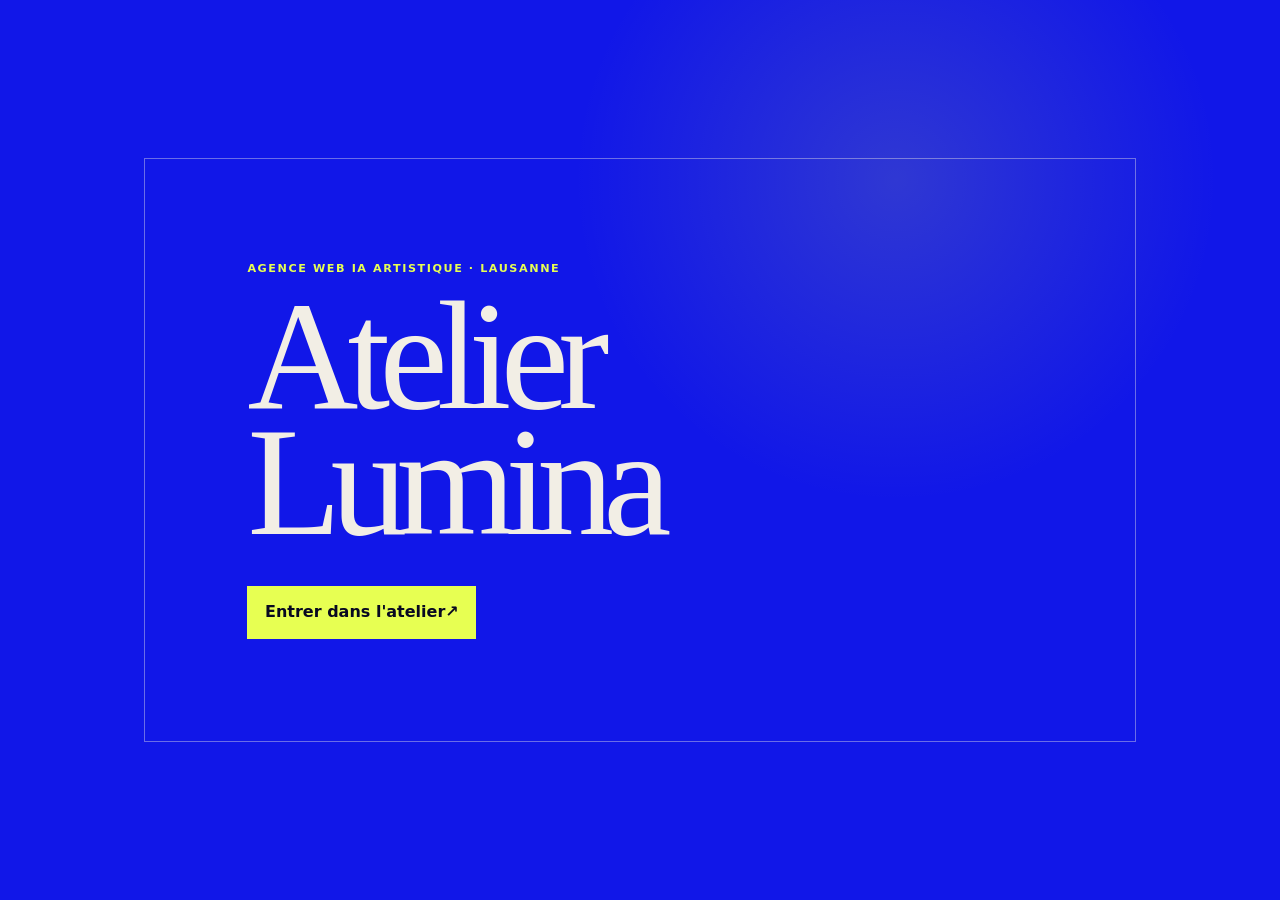
<file: index.html>
<!doctype html>
<html lang="fr">
<head>
  <meta charset="utf-8">
  <meta name="viewport" content="width=device-width,initial-scale=1">
  <meta name="description" content="Atelier Lumina — direction artistique, culture visuelle et intelligence appliquée au web.">
  <meta name="theme-color" content="#1117e8">
  <meta http-equiv="Content-Security-Policy" content="default-src 'self'; img-src 'self' data:; style-src 'self'; script-src 'self'; connect-src 'none'; font-src 'self'; media-src 'self'; worker-src 'none'; frame-src 'none'; form-action 'none'; base-uri 'none'; object-src 'none'">
  <title>Atelier Lumina</title>
  <link rel="icon" href="favicon.svg" type="image/svg+xml">
  <link rel="stylesheet" href="root.css">
</head>
<body>
  <a class="skip-link" href="#main">Aller au contenu</a>
  <main id="main">
    <p>Agence web IA artistique · Lausanne</p>
    <h1>Atelier Lumina</h1>
    <a href="agency-site/">Entrer dans l'atelier <span aria-hidden="true">↗</span></a>
  </main>
</body>
</html>
</file>
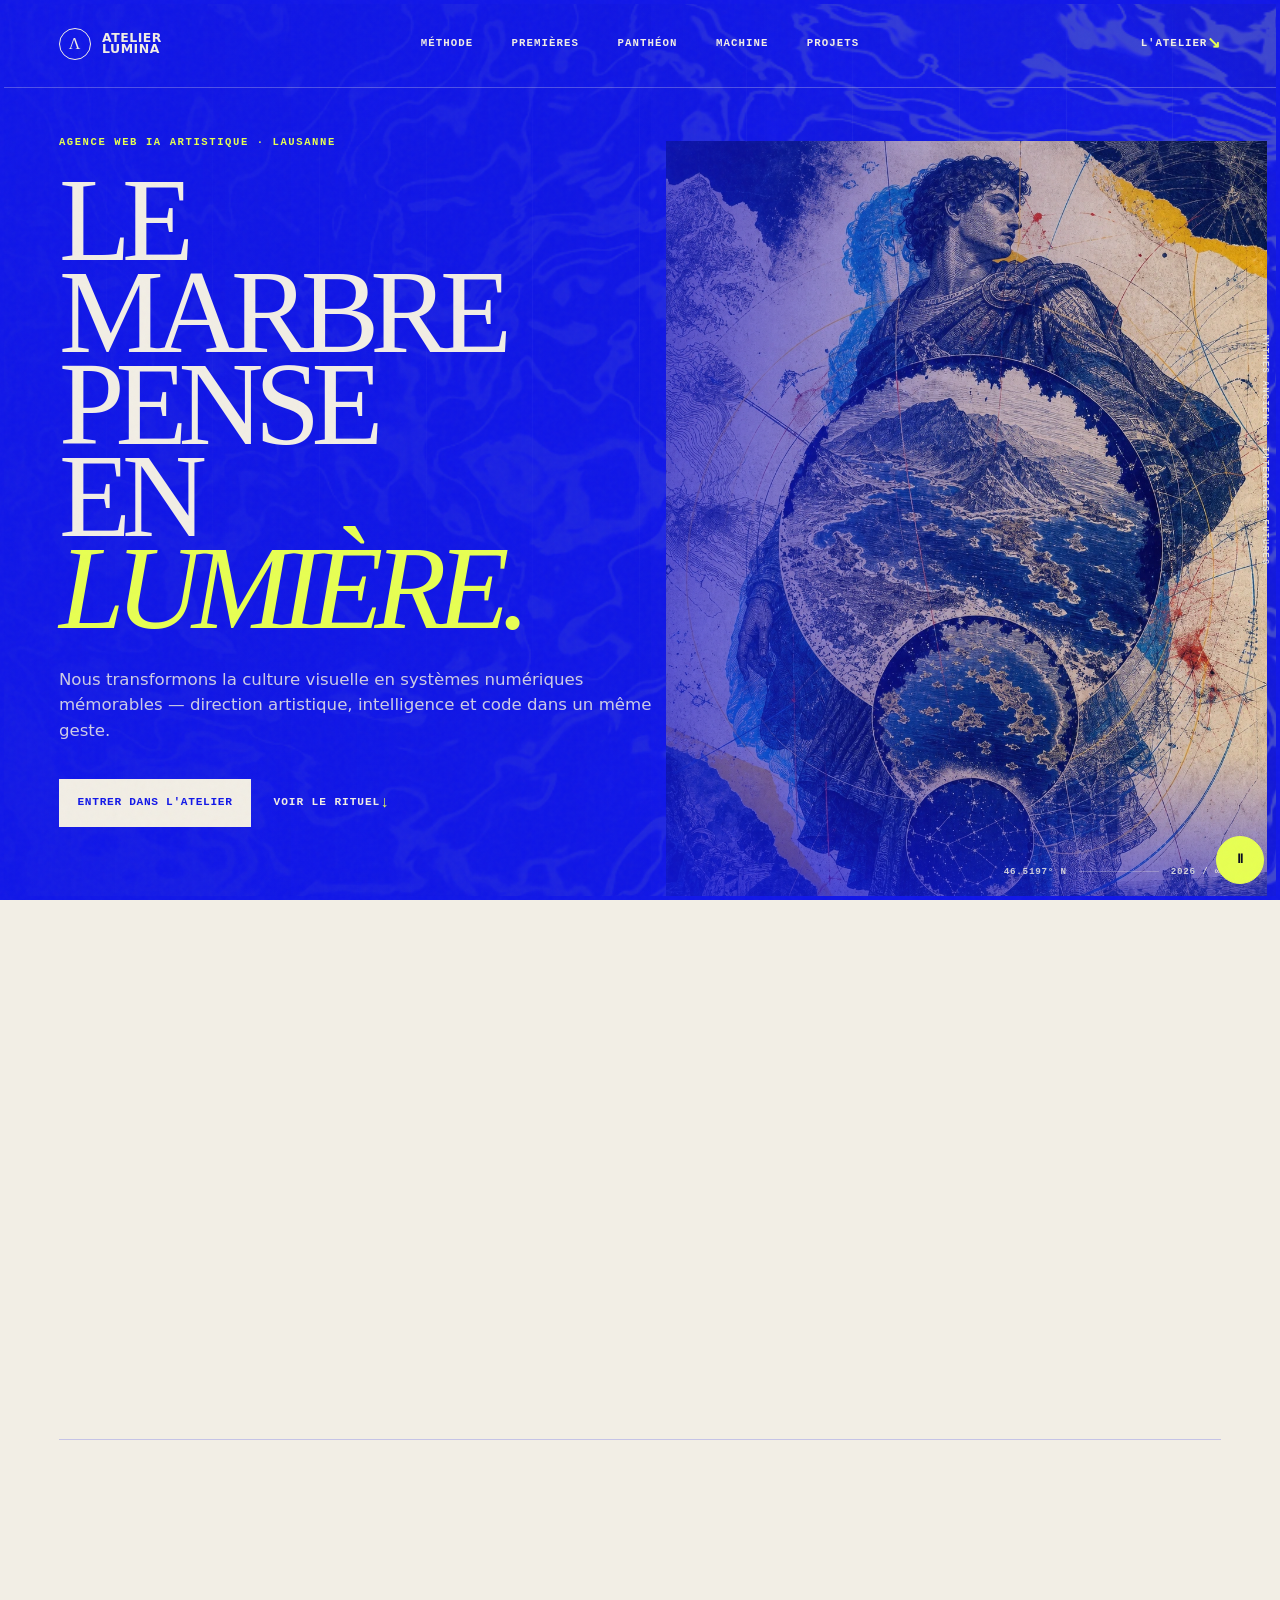
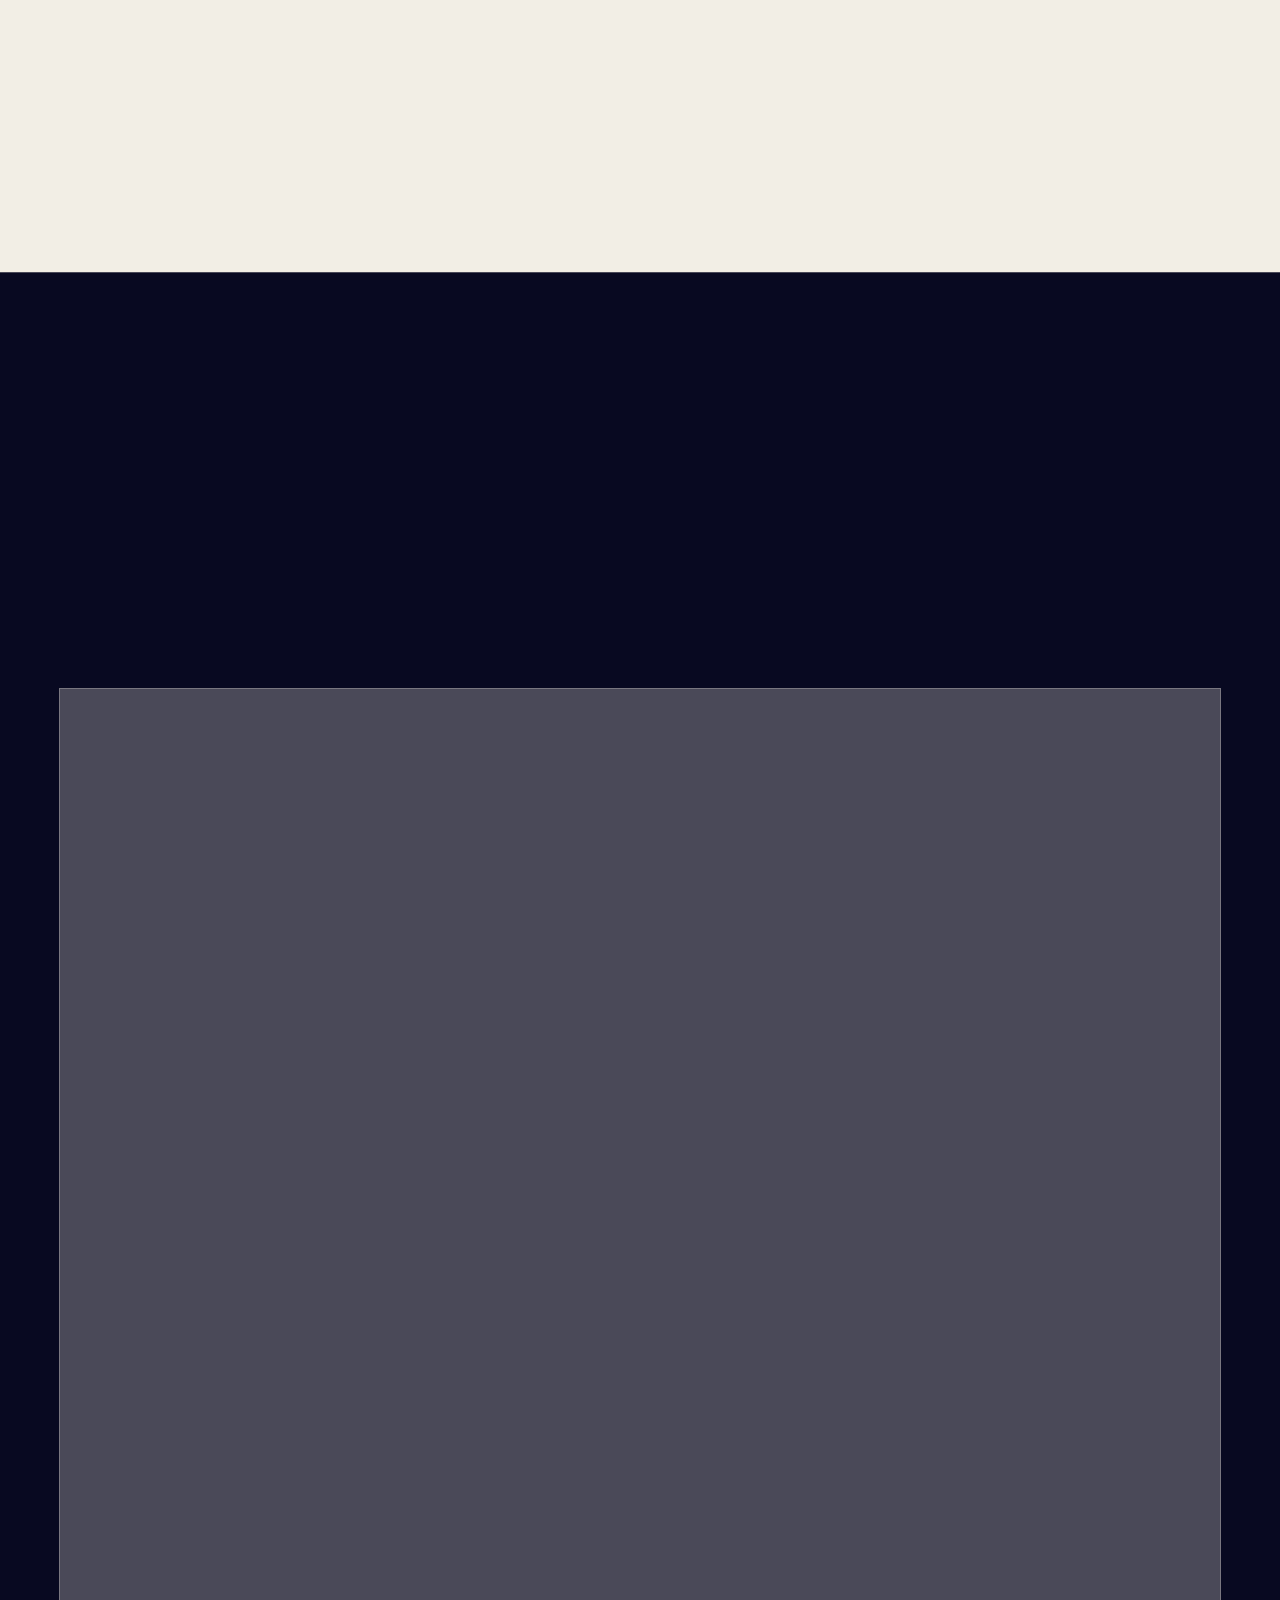
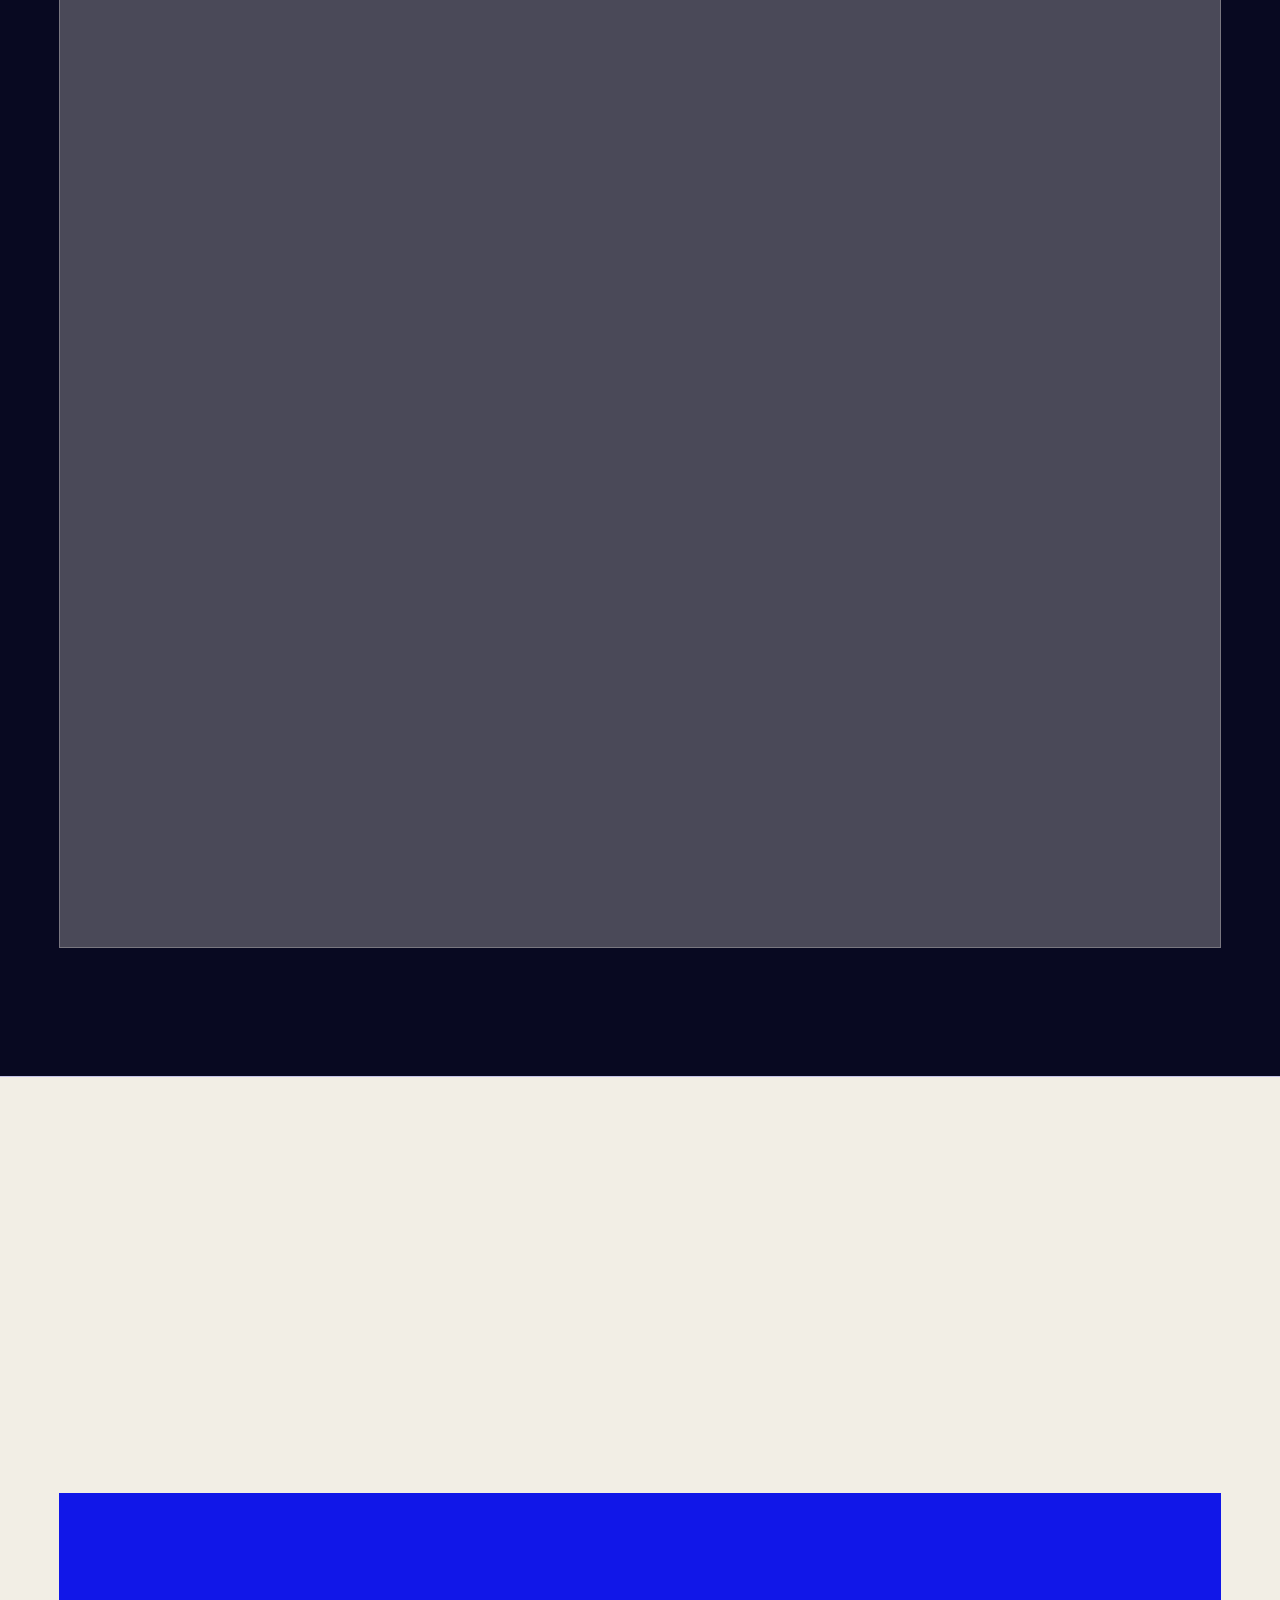
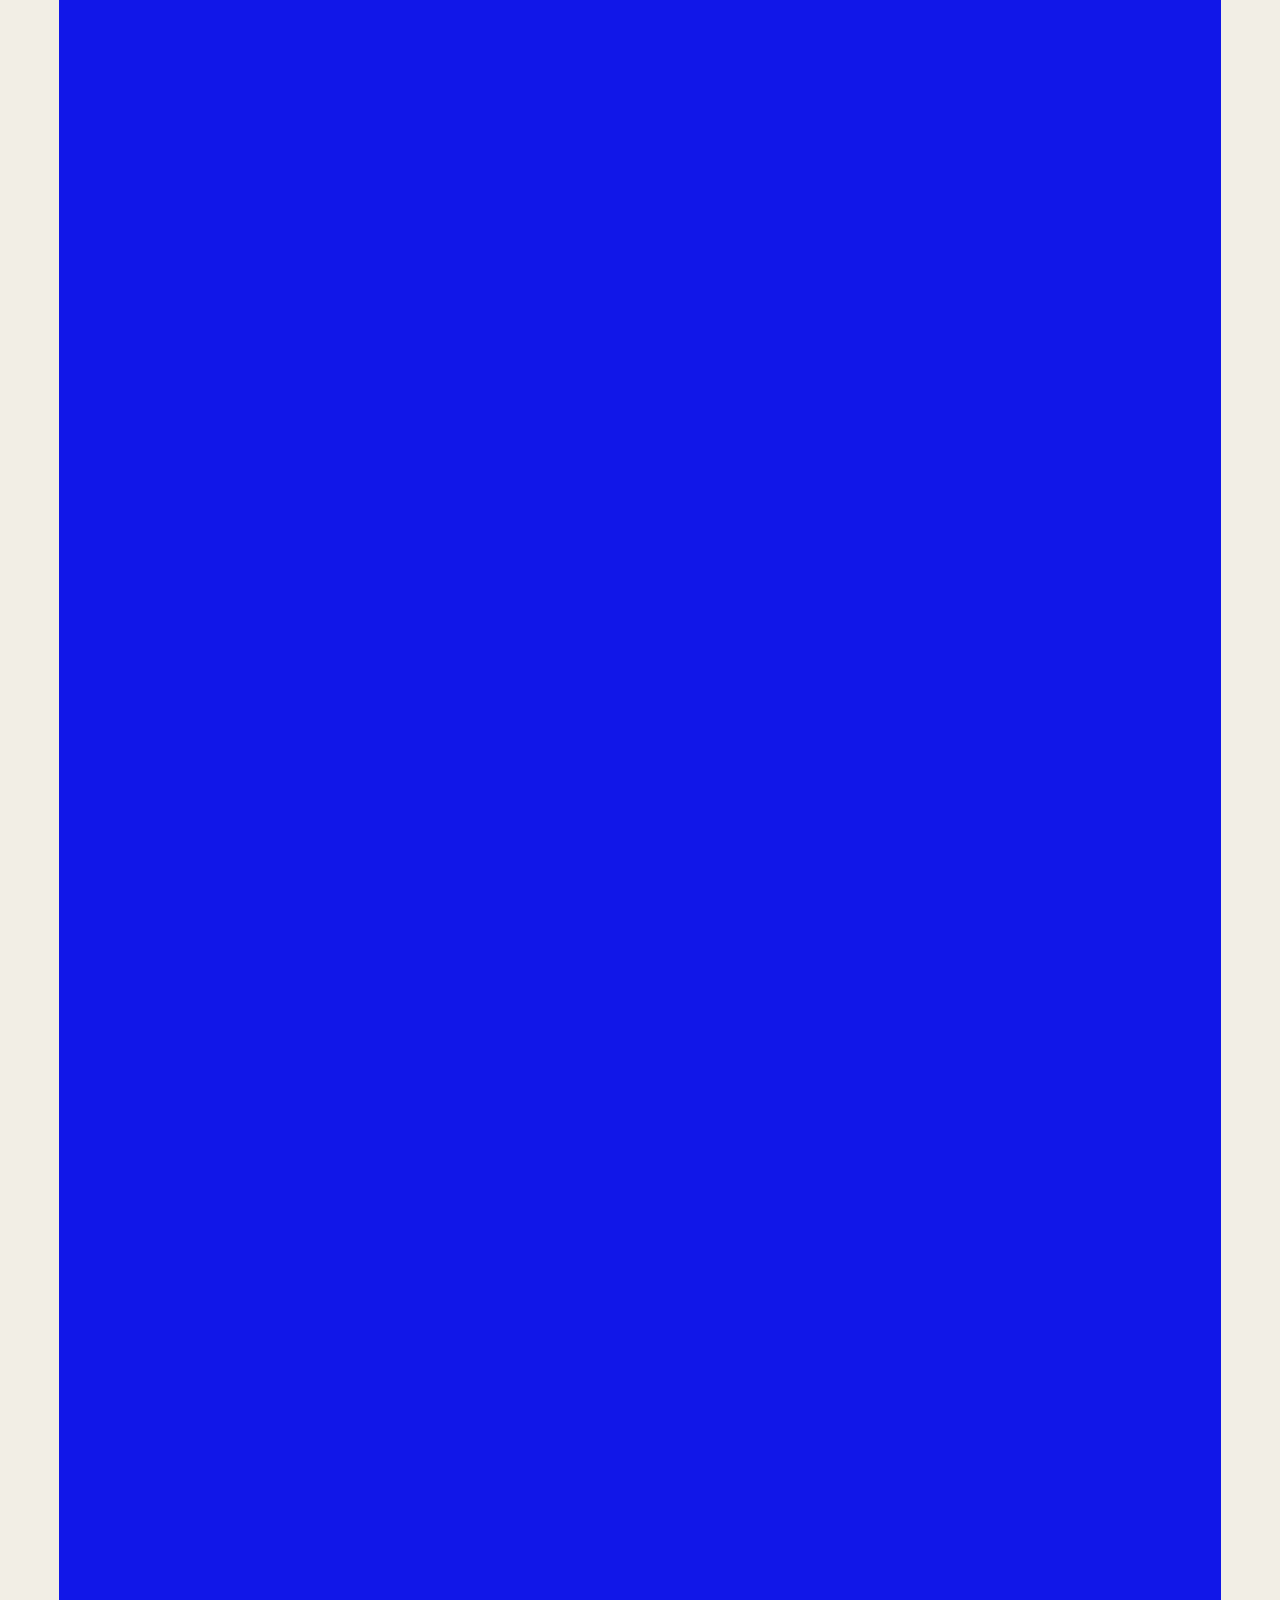
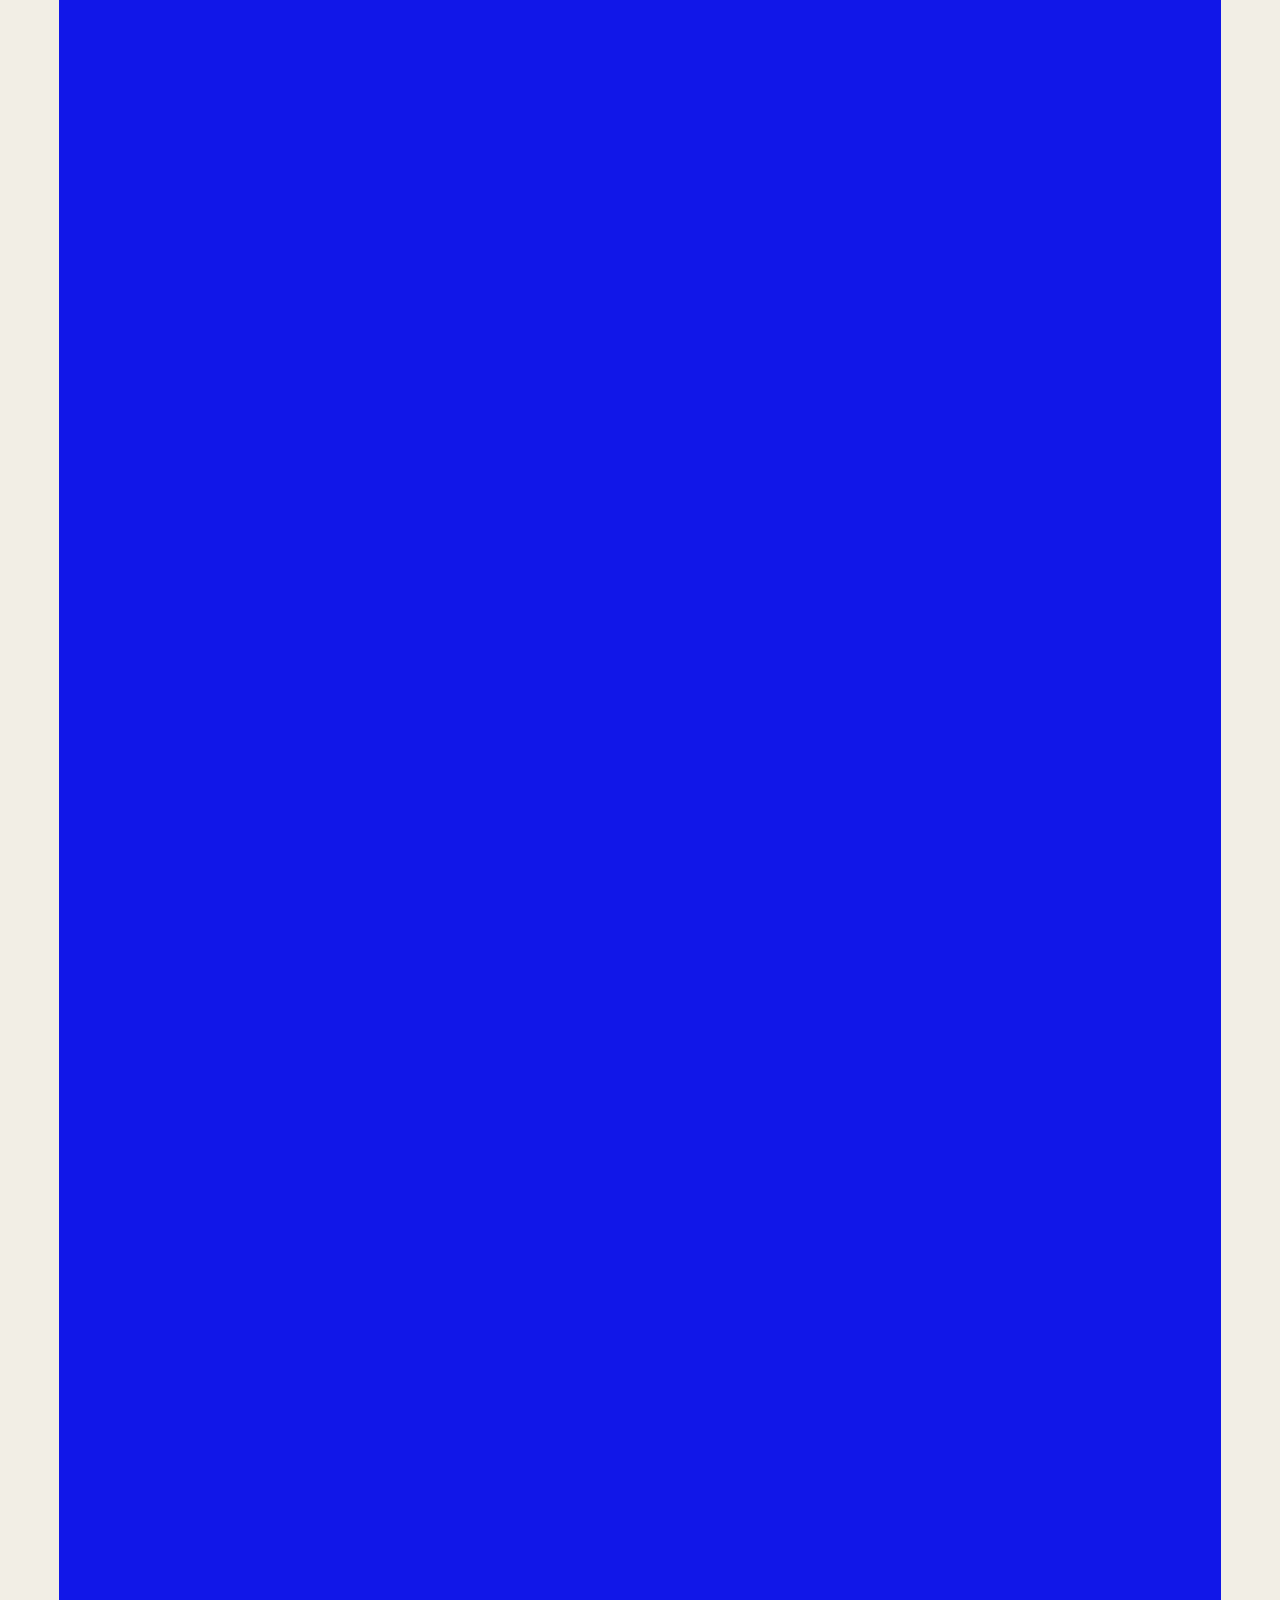
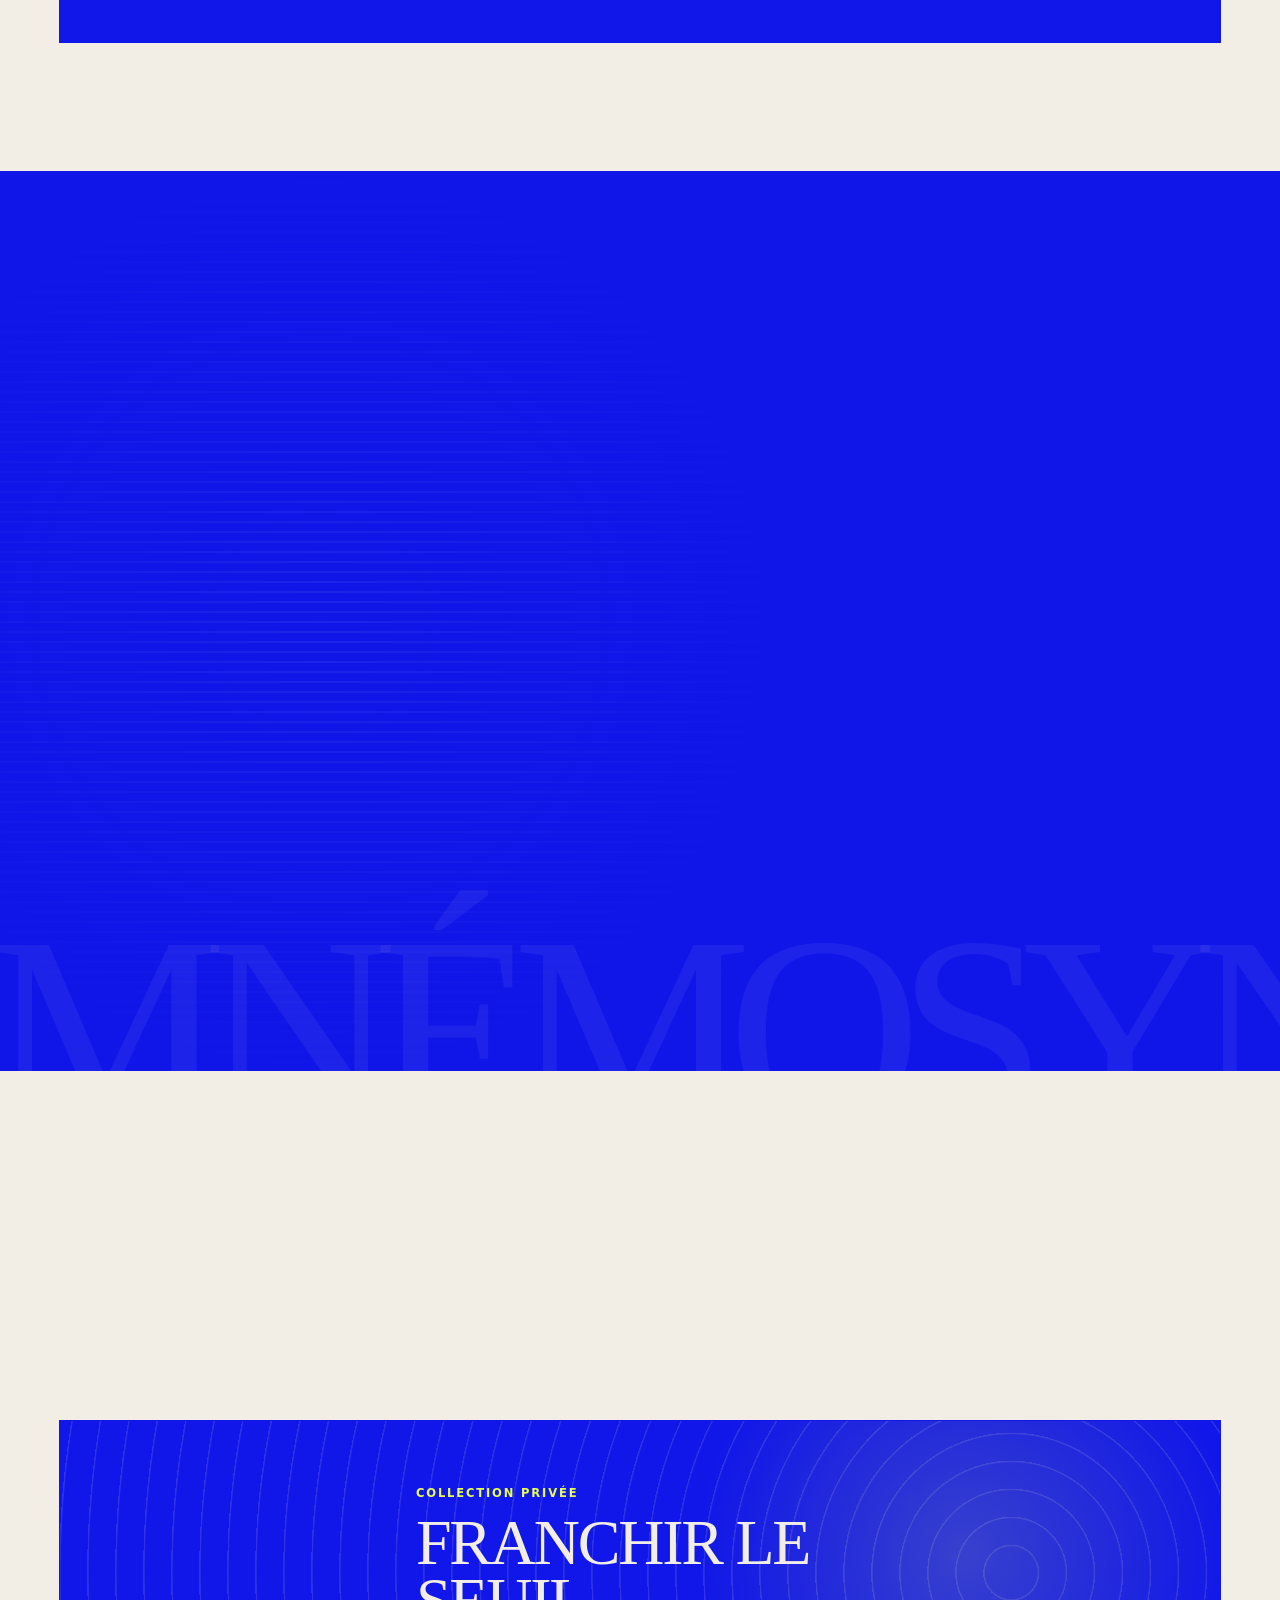
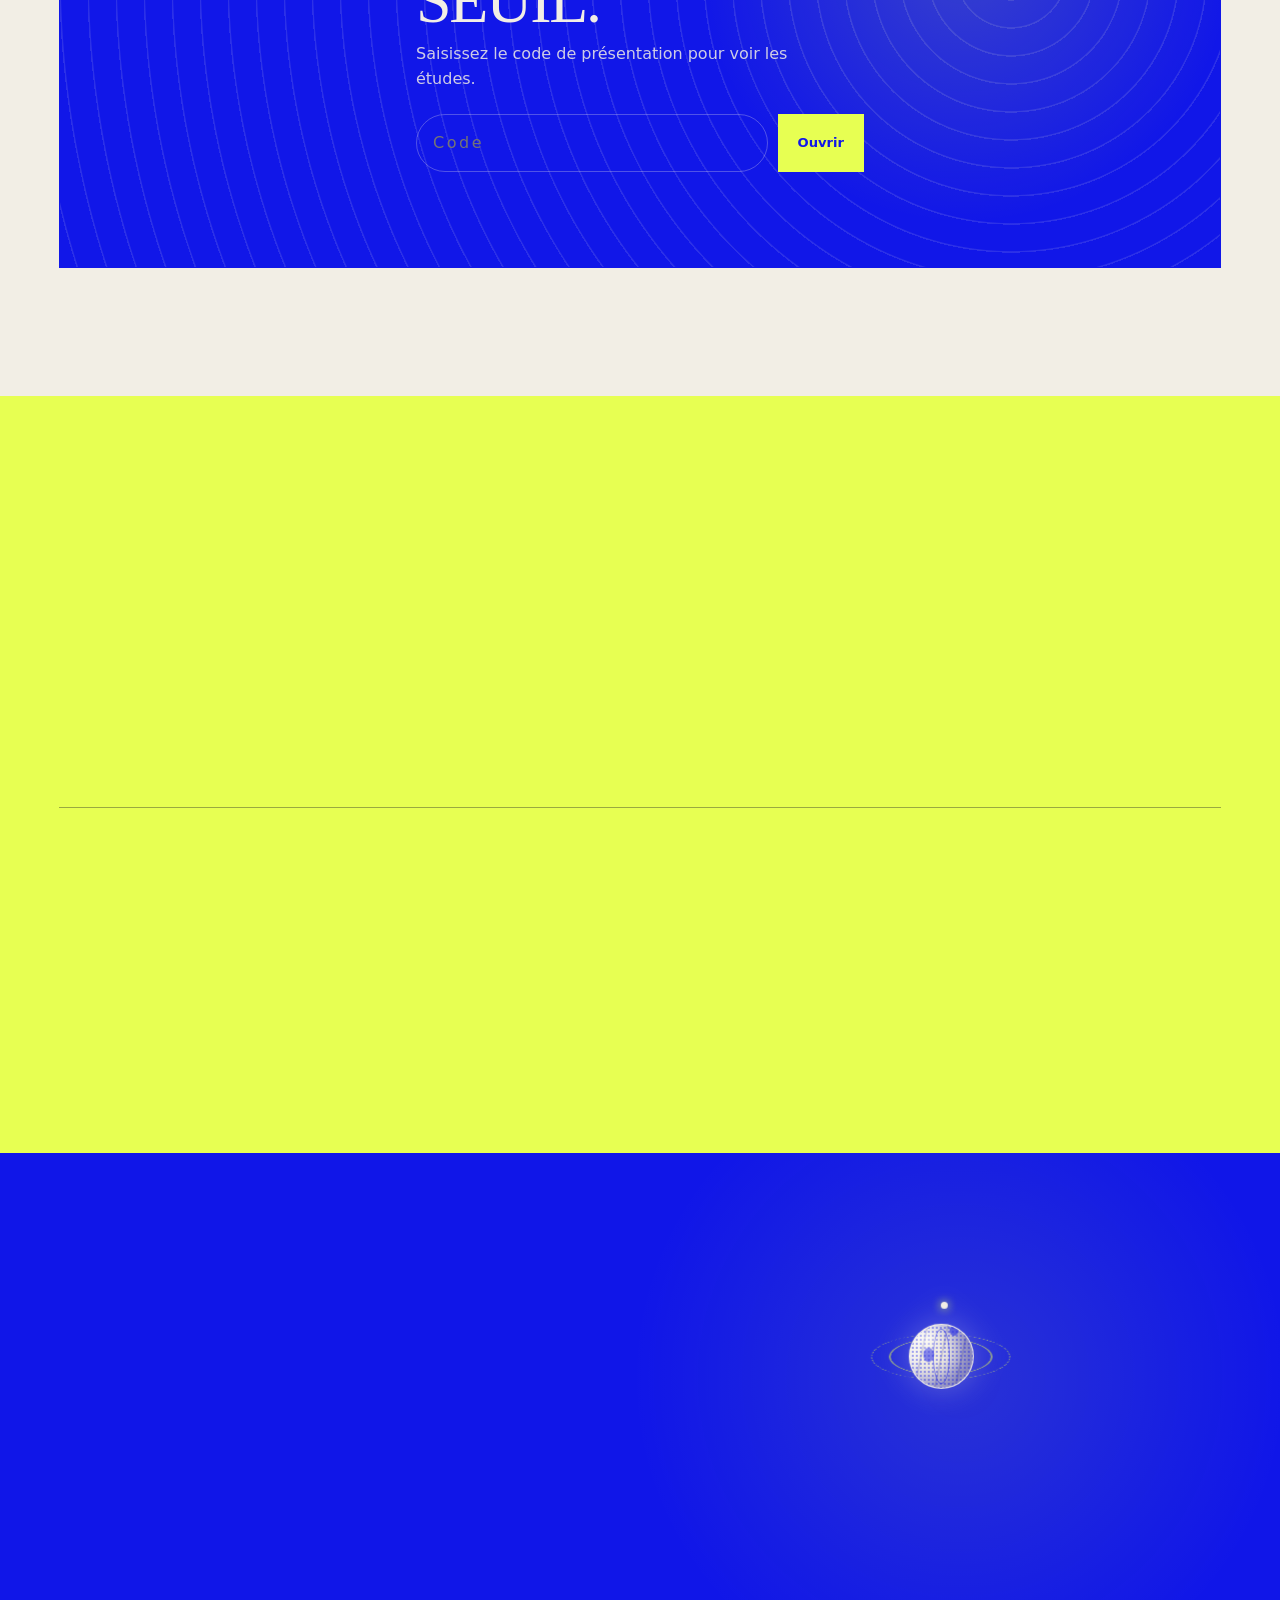
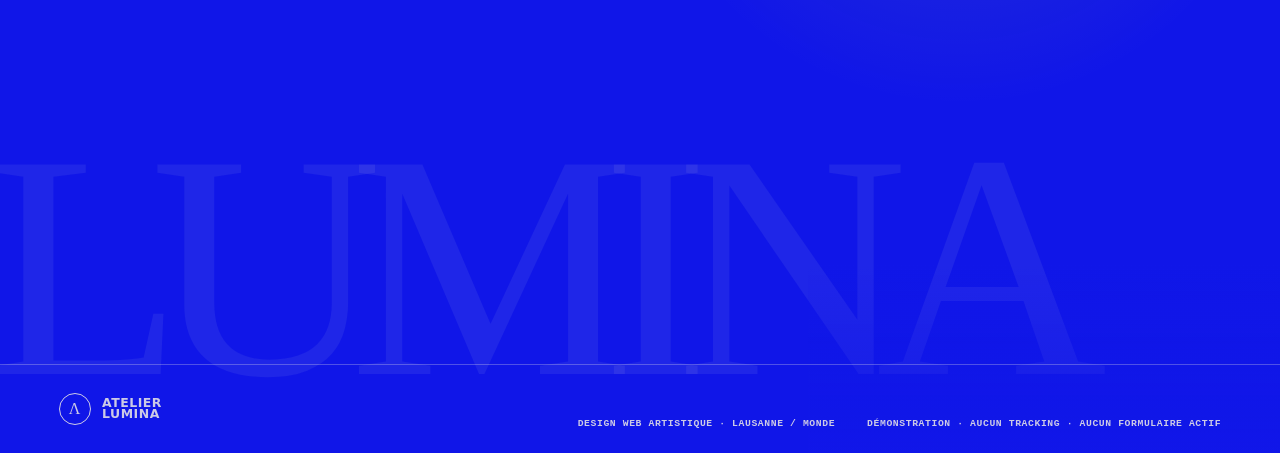
<file: agency-site/index.html>
<!doctype html>
<html lang="fr" class="no-js">
<head>
  <meta charset="utf-8">
  <meta name="viewport" content="width=device-width,initial-scale=1">
  <meta name="description" content="Atelier Lumina unit art, intelligence et code pour créer des sites web singuliers, rapides et vivants.">
  <meta name="theme-color" content="#1117e8">
  <meta http-equiv="Content-Security-Policy" content="default-src 'self'; img-src 'self' data:; style-src 'self'; script-src 'self'; connect-src 'none'; font-src 'self'; media-src 'self'; worker-src 'none'; frame-src 'none'; form-action 'none'; base-uri 'none'; object-src 'none'">
  <meta property="og:title" content="Atelier Lumina — le marbre pense en lumière">
  <meta property="og:description" content="Direction artistique, culture visuelle et IA pour des expériences web singulières.">
  <meta property="og:type" content="website">
  <meta property="og:url" content="https://xternal69100.github.io/atelier-lumina/agency-site/">
  <meta property="og:image" content="https://xternal69100.github.io/atelier-lumina/agency-site/assets/og/agency-lumina-1200x630.png">
  <meta property="og:image:width" content="1200">
  <meta property="og:image:height" content="630">
  <meta property="og:image:alt" content="Atelier Lumina — le marbre pense en lumière">
  <meta name="twitter:card" content="summary_large_image">
  <meta name="twitter:title" content="Atelier Lumina — le marbre pense en lumière">
  <meta name="twitter:description" content="Direction artistique, culture visuelle et IA pour des expériences web singulières.">
  <meta name="twitter:image" content="https://xternal69100.github.io/atelier-lumina/agency-site/assets/og/agency-lumina-1200x630.png">
  <meta name="twitter:image:alt" content="Atelier Lumina — le marbre pense en lumière">
  <title>Atelier Lumina — le marbre pense en lumière</title>
  
  <link rel="icon" href="../favicon.svg" type="image/svg+xml">
  <link rel="preload" as="image" href="assets/v2/aegean-hero.webp" fetchpriority="high">
  <link rel="stylesheet" href="../shared/gate.css">
  <link rel="stylesheet" href="styles.css">
  <script src="../shared/gate.js" defer></script>
  <script src="../shared/motion.js" defer></script>
  <script src="app.js?v=source-first-20260717" defer></script>
  <script src="variants.js?v=three-versions-20260717" defer></script>
  <script src="psyche.js?v=restored-20260717" defer></script>
</head>
<body>
  <canvas class="psyche-field" id="psyche-field" aria-hidden="true"></canvas>
  <button class="motion-master" id="motion-master" type="button" aria-pressed="false" title="Suspendre le signal">Suspendre le signal</button>
  <a class="skip-link" href="#main">Aller au contenu</a>
  <div class="page-frame" aria-hidden="true"></div>

  <header class="site-header">
    <a class="brand" href="#top" aria-label="Atelier Lumina, accueil">
      <span class="brand-sigil" aria-hidden="true">Λ</span>
      <span>Atelier<br>Lumina</span>
    </a>
    <nav aria-label="Navigation principale">
      <a href="#rituel">Méthode</a>
      <a href="#premieres">Premières</a>
      <a href="#pantheon">Panthéon</a>
      <a href="#machine">Machine</a>
      <a href="#projets">Projets</a>
    </nav>
    <a class="header-cta" href="#offre">L'atelier <span aria-hidden="true">↘</span></a>
  </header>

  <main id="main">
    <section class="hero" id="top">
      <div class="hero-copy" data-reveal>
        <p class="eyebrow">Agence web IA artistique · Lausanne</p>
        <h1>Le marbre<br>pense en<br><em>lumière.</em></h1>
        <p class="hero-lede">Nous transformons la culture visuelle en systèmes numériques
          mémorables — direction artistique, intelligence et code dans un même geste.</p>
        <div class="hero-actions">
          <a class="button button-bone" href="#projets">Entrer dans l'atelier</a>
          <a class="line-link" href="#rituel">Voir le rituel <span aria-hidden="true">↓</span></a>
        </div>
      </div>
      <figure class="hero-figure" aria-label="Figure mythique traversée par trois portails cartographiques à des échelles incompatibles, estampe originale">
        <img src="assets/v2/aegean-hero.webp" width="1024" height="1536" alt="" fetchpriority="high">
      </figure>
      <div class="hero-coordinate" aria-hidden="true"><span>46.5197° N</span><i></i><span>2026 / ∞</span></div>
      <p class="hero-side" aria-hidden="true">Mythes anciens · interfaces futures</p>
    </section>

    <section class="ritual" id="rituel">
      <div class="ritual-intro">
        <p class="section-tag" data-reveal>Protocole 01 — Le geste</p>
        <h2 data-reveal>Une idée forte.<br><i>Quatre actes précis.</i></h2>
        <p data-reveal>Chaque référence est disséquée, abstraite puis reconstruite pour votre
          marque. Jamais de collage de tendances, jamais de décision esthétique sans raison.</p>
      </div>
      <ol class="ritual-grid" aria-label="Méthode Atelier Lumina">
        <li data-reveal><span>α / 01</span><h3>Observer</h3><p>Marché, usages, récit et sources visuelles.</p></li>
        <li data-reveal><span>β / 02</span><h3>Distiller</h3><p>Mécanismes, territoires, droits et tokens.</p></li>
        <li data-reveal><span>γ / 03</span><h3>Sculpter</h3><p>Prompts avant code, prototype et matière.</p></li>
        <li data-reveal><span>δ / 04</span><h3>Éprouver</h3><p>Critique, accessibilité, vitesse et conversion.</p></li>
      </ol>
    </section>

    <section class="originals" id="premieres">
      <header class="originals-head" data-reveal>
        <div><p class="section-tag">Archive 00 — Les premières</p><p class="counter">04 figures / 05 images originelles</p></div>
        <h2>Les images d’avant.<br><i>Remises en lumière.</i></h2>
        <p>Voici les images du panthéon présentes dans la toute première publication. Elles reviennent intactes, avec leur provenance, pour que vous puissiez les juger avant toute sélection.</p>
      </header>
      <div class="originals-grid">
        <article class="original-card" data-reveal>
          <figure><img src="assets/v1/aegean-oracle.webp" width="1254" height="1254" loading="lazy" alt="Oracle de marbre en profil, entourée d’un labyrinthe et de constellations"></figure>
          <div><span>01 · Athéna</span><h3>Oracle originel.</h3><a href="assets/v1/SOURCES.json">Provenance de la première publication ↗</a></div>
        </article>
        <article class="original-card" data-reveal>
          <figure><img src="assets/v1/met-youth-252350.jpg" width="444" height="625" loading="lazy" alt="Statue en marbre d’un jeune homme adulte, vue en pied, Metropolitan Museum of Art"></figure>
          <div><span>02 · Apollon</span><h3>Marbre originel.</h3><a href="https://www.metmuseum.org/art/collection/search/252350" rel="noopener noreferrer">Met Open Access · CC0 ↗</a></div>
        </article>
        <article class="original-card original-card-dark" data-reveal>
          <figure><img src="assets/v1/met-aphrodite-254697.jpg" width="468" height="624" loading="lazy" alt="Statue adulte en marbre d’Aphrodite, Metropolitan Museum of Art"></figure>
          <div><span>03 · Aphrodite</span><h3>Présence originelle.</h3><a href="https://www.metmuseum.org/art/collection/search/254697" rel="noopener noreferrer">Met Open Access · CC0 ↗</a></div>
        </article>
        <article class="original-card original-card-wide" data-reveal>
          <figure class="original-duo"><img src="assets/v1/met-zeus-252511.jpg" width="468" height="624" loading="lazy" alt="Tête en marbre d’un dieu probablement Zeus, Metropolitan Museum of Art"><img src="assets/v1/met-aphrodite-crouching-248138.jpg" width="399" height="625" loading="lazy" alt="Statue adulte en marbre d’Aphrodite accroupie, Metropolitan Museum of Art"></figure>
          <div><span>04 · Zeus et le contrepoint</span><h3>Diptyque originel.</h3><a href="assets/v1/SOURCES.json">Deux œuvres Met Open Access · CC0 ↗</a></div>
        </article>
      </div>
    </section>

    <section class="pantheon" id="pantheon">
      <header class="section-head" data-reveal>
        <div><p class="section-tag">Protocole 02 — Le panthéon</p><p class="counter">04 figures / 12 études</p></div>
        <h2>Le mythe devient<br><i>une capacité.</i></h2>
        <p>Après l’archive originelle ci-dessus, comparez la série Aegean et les deux nouvelles directions. Une seule version s’affiche ici à la fois, sans rien supprimer.</p>
      </header>

      <div class="myth-grid">
        <article class="myth-card myth-card-wide" data-reveal data-parallax>
          <div class="myth-image myth-switcher" data-version-switcher data-god="Athéna">
            <div class="version-controls" role="group" aria-label="Choisir une version d’Athéna">
              <button class="version-button" type="button" aria-pressed="true" aria-controls="athena-stage" data-version-button data-src="assets/v2/aegean-oracle.webp" data-width="1254" data-height="1254" data-label="Aegean · Oracle cartographique" data-alt="Athéna de profil dans un collage cobalt de cartes, constellations, montagnes et lignes géométriques">Aegean</button>
              <button class="version-button" type="button" aria-pressed="false" aria-controls="athena-stage" data-version-button data-src="assets/v3/hyperpsyche-athena-a.webp" data-width="1080" data-height="1080" data-label="Nouvelle A · Pluie matricielle" data-alt="Deux profils d’Athéna traversés par une cascade verticale de glyphes et de chiffres colorés">Nouvelle A</button>
              <button class="version-button" type="button" aria-pressed="false" aria-controls="athena-stage" data-version-button data-src="assets/v3/hyperpsyche-athena-b.webp" data-width="1080" data-height="1080" data-label="Nouvelle B · Oracle chiffré" data-alt="Athéna monumentale enchâssée dans une architecture de signes, nombres et draperies électriques">Nouvelle B</button>
            </div>
            <a class="myth-version-stage" id="athena-stage" data-version-stage href="assets/v2/aegean-oracle.webp" aria-label="Ouvrir en grand Athéna, version Aegean">
              <img data-version-image src="assets/v2/aegean-oracle.webp" width="1254" height="1254" loading="lazy" alt="Athéna de profil dans un collage cobalt de cartes, constellations, montagnes et lignes géométriques">
              <span class="myth-variant-label" data-version-label>Aegean · Oracle cartographique</span>
            </a>
            <p class="version-status visually-hidden" role="status" aria-live="polite" data-version-status></p>
            <noscript><p class="version-fallback">Voir séparément : <a href="assets/v2/aegean-oracle.webp">Aegean</a> · <a href="assets/v3/hyperpsyche-athena-a.webp">nouvelle A</a> · <a href="assets/v3/hyperpsyche-athena-b.webp">nouvelle B</a>.</p></noscript>
          </div>
          <div class="myth-copy"><span>01 · Athéna</span><h3>Discerner.</h3><p>La stratégie transforme le bruit en décision créative.</p><div class="source-links"><a href="assets/v2/SOURCES.json">Aegean · provenance ↗</a><a href="assets/v3/SOURCES.json">Nouvelles · provenance ↗</a></div></div>
        </article>

        <article class="myth-card myth-card-wide" data-reveal data-parallax>
          <div class="myth-image myth-switcher" data-version-switcher data-god="Apollon">
            <div class="version-controls" role="group" aria-label="Choisir une version d’Apollon">
              <button class="version-button" type="button" aria-pressed="true" aria-controls="apollo-stage" data-version-button data-src="assets/v2/aegean-apollo.webp" data-width="1254" data-height="1254" data-label="Aegean · Soleil fracturé" data-alt="Apollon drapé traverse un paysage marin fragmenté sous un disque solaire découpé en bandes">Aegean</button>
              <button class="version-button" type="button" aria-pressed="false" aria-controls="apollo-stage" data-version-button data-src="assets/v3/hyperpsyche-apollo-a.webp" data-width="1080" data-height="1080" data-label="Nouvelle A · Procession temporelle" data-alt="Plusieurs silhouettes d’Apollon avancent dans des lames temporelles aux expositions chromatiques désynchronisées">Nouvelle A</button>
              <button class="version-button" type="button" aria-pressed="false" aria-controls="apollo-stage" data-version-button data-src="assets/v3/hyperpsyche-apollo-b.webp" data-width="1080" data-height="1080" data-label="Nouvelle B · Tranches solaires" data-alt="Apollon et sa lyre sont découpés en tranches solaires diagonales magenta, bleues et acides">Nouvelle B</button>
            </div>
            <a class="myth-version-stage" id="apollo-stage" data-version-stage href="assets/v2/aegean-apollo.webp" aria-label="Ouvrir en grand Apollon, version Aegean">
              <img data-version-image src="assets/v2/aegean-apollo.webp" width="1254" height="1254" loading="lazy" alt="Apollon drapé traverse un paysage marin fragmenté sous un disque solaire découpé en bandes">
              <span class="myth-variant-label" data-version-label>Aegean · Soleil fracturé</span>
            </a>
            <p class="version-status visually-hidden" role="status" aria-live="polite" data-version-status></p>
            <noscript><p class="version-fallback">Voir séparément : <a href="assets/v2/aegean-apollo.webp">Aegean</a> · <a href="assets/v3/hyperpsyche-apollo-a.webp">nouvelle A</a> · <a href="assets/v3/hyperpsyche-apollo-b.webp">nouvelle B</a>.</p></noscript>
          </div>
          <div class="myth-copy"><span>02 · Apollon</span><h3>Clarifier.</h3><p>Hiérarchie, lumière et rythme rendent l’essentiel évident.</p><div class="source-links"><a href="assets/v2/SOURCES.json">Aegean · provenance ↗</a><a href="assets/v3/SOURCES.json">Nouvelles · provenance ↗</a></div></div>
        </article>

        <article class="myth-card myth-card-wide myth-card-dark" data-reveal data-parallax>
          <div class="myth-image myth-switcher" data-version-switcher data-god="Aphrodite">
            <div class="version-controls" role="group" aria-label="Choisir une version d’Aphrodite">
              <button class="version-button" type="button" aria-pressed="true" aria-controls="aphrodite-stage" data-version-button data-src="assets/v2/aegean-aphrodite.webp" data-width="1254" data-height="1254" data-label="Aegean · Archipel magnétique" data-alt="Aphrodite drapée flotte entre archipels, vagues, constellations et coulées magenta traversées de sceaux jaunes">Aegean</button>
              <button class="version-button" type="button" aria-pressed="false" aria-controls="aphrodite-stage" data-version-button data-src="assets/v3/hyperpsyche-aphrodite-a.webp" data-width="1080" data-height="1080" data-label="Nouvelle A · Cartographie cousue" data-alt="Aphrodite se fond dans une cartographie textile cousue, entre rivage, constellation et matière minérale">Nouvelle A</button>
              <button class="version-button" type="button" aria-pressed="false" aria-controls="aphrodite-stage" data-version-button data-src="assets/v3/hyperpsyche-aphrodite-b.webp" data-width="1080" data-height="1080" data-label="Nouvelle B · Draperie-paysage" data-alt="La draperie d’Aphrodite devient un paysage impossible en torsion, traversé de cartes et de constellations">Nouvelle B</button>
            </div>
            <a class="myth-version-stage" id="aphrodite-stage" data-version-stage href="assets/v2/aegean-aphrodite.webp" aria-label="Ouvrir en grand Aphrodite, version Aegean">
              <img data-version-image src="assets/v2/aegean-aphrodite.webp" width="1254" height="1254" loading="lazy" alt="Aphrodite drapée flotte entre archipels, vagues, constellations et coulées magenta traversées de sceaux jaunes">
              <span class="myth-variant-label" data-version-label>Aegean · Archipel magnétique</span>
            </a>
            <p class="version-status visually-hidden" role="status" aria-live="polite" data-version-status></p>
            <noscript><p class="version-fallback">Voir séparément : <a href="assets/v2/aegean-aphrodite.webp">Aegean</a> · <a href="assets/v3/hyperpsyche-aphrodite-a.webp">nouvelle A</a> · <a href="assets/v3/hyperpsyche-aphrodite-b.webp">nouvelle B</a>.</p></noscript>
          </div>
          <div class="myth-copy"><span>03 · Aphrodite</span><h3>Attirer.</h3><p>Le désir visuel devient confiance, jamais manipulation.</p><div class="source-links"><a href="assets/v2/SOURCES.json">Aegean · provenance ↗</a><a href="assets/v3/SOURCES.json">Nouvelles · provenance ↗</a></div></div>
        </article>

        <article class="myth-card myth-card-wide myth-card-last" data-reveal data-parallax>
          <div class="myth-image myth-switcher" data-version-switcher data-god="Zeus">
            <div class="version-controls" role="group" aria-label="Choisir une version de Zeus">
              <button class="version-button" type="button" aria-pressed="true" aria-controls="zeus-stage" data-version-button data-src="assets/v2/aegean-zeus.webp" data-width="1254" data-height="1254" data-label="Aegean · Architecture renversée" data-alt="Zeus drapé traverse une architecture classique renversée, des escaliers suspendus et une carte de constellations cobalt">Aegean</button>
              <button class="version-button" type="button" aria-pressed="false" aria-controls="zeus-stage" data-version-button data-src="assets/v3/hyperpsyche-zeus-a.webp" data-width="1080" data-height="1080" data-label="Nouvelle A · Citadelle polygravitationnelle" data-alt="Deux figures de Zeus traversent une citadelle disloquée par des éclairs et plusieurs directions de gravité">Nouvelle A</button>
              <button class="version-button" type="button" aria-pressed="false" aria-controls="zeus-stage" data-version-button data-src="assets/v3/hyperpsyche-zeus-b.webp" data-width="1080" data-height="1080" data-label="Nouvelle B · Foudre architecturale" data-alt="Zeus se dédouble dans une explosion de colonnes, de pierres suspendues et de foudre calligraphique">Nouvelle B</button>
            </div>
            <a class="myth-version-stage" id="zeus-stage" data-version-stage href="assets/v2/aegean-zeus.webp" aria-label="Ouvrir en grand Zeus, version Aegean">
              <img data-version-image src="assets/v2/aegean-zeus.webp" width="1254" height="1254" loading="lazy" alt="Zeus drapé traverse une architecture classique renversée, des escaliers suspendus et une carte de constellations cobalt">
              <span class="myth-variant-label" data-version-label>Aegean · Architecture renversée</span>
            </a>
            <p class="version-status visually-hidden" role="status" aria-live="polite" data-version-status></p>
            <noscript><p class="version-fallback">Voir séparément : <a href="assets/v2/aegean-zeus.webp">Aegean</a> · <a href="assets/v3/hyperpsyche-zeus-a.webp">nouvelle A</a> · <a href="assets/v3/hyperpsyche-zeus-b.webp">nouvelle B</a>.</p></noscript>
          </div>
          <div class="myth-copy"><span>04 · Zeus</span><h3>Tenir.</h3><p>Un système cohérent survit aux modes et aux écrans.</p><div class="source-links"><a href="assets/v2/SOURCES.json">Aegean · provenance ↗</a><a href="assets/v3/SOURCES.json">Nouvelles · provenance ↗</a></div></div>
        </article>
      </div>
    </section>

    <section class="brain" id="machine">
      <div class="brain-word" aria-hidden="true">MNÉMOSYNE</div>
      <div class="brain-visual" data-parallax data-reveal>
        <img class="brain-texture" src="assets/v2/aegean-mnemosyne.webp" width="1254" height="1254" loading="lazy" alt="Archive Mnémosyne non figurative, pliée en strates temporelles et cartes impossibles">
        <div class="memory-machine" aria-hidden="true">
          <span class="memory-strata"></span>
          <span class="memory-ring memory-ring-a"></span>
          <span class="memory-ring memory-ring-b"></span>
          <span class="memory-ring memory-ring-c"></span>
          <span class="memory-lens"><i></i><b></b></span>
          <span class="memory-node memory-node-a"></span>
          <span class="memory-node memory-node-b"></span>
          <span class="memory-node memory-node-c"></span>
        </div>
      </div>
      <div class="brain-copy" data-reveal>
        <p class="section-tag">Protocole 03 — La mémoire</p>
        <h2>Le studio qui<br><i>apprend.</i></h2>
        <p>Architecture, estampe, mode, photographie, cinéma, artisanat, 3D, art génératif : notre
          vault relie les œuvres à des principes actionnables, sourcés et licites.</p>
        <ul>
          <li><span>01</span> Wiki interlié &amp; provenance</li>
          <li><span>02</span> Analyse visuelle en profondeur</li>
          <li><span>03</span> Expériences et anti-copie</li>
          <li><span>04</span> Apprentissage quotidien borné</li>
        </ul>
      </div>
    </section>

    <section class="projects" id="projets">
      <header class="section-head" data-reveal>
        <div><p class="section-tag">Protocole 04 — Les preuves</p><p class="counter">Concepts de travail</p></div>
        <h2>Des visions<br><i>rendues réelles.</i></h2>
        <p>La collection est protégée par un code de présentation cosmétique. Aucun contenu sensible.</p>
      </header>

      <div class="lumina-gate-shell" data-lumina-gate data-gate-id="agency-projects" data-gate-mode="section">
        <div class="lumina-gate-panel" data-gate-panel role="region" aria-labelledby="agency-gate-title" aria-describedby="agency-gate-copy">
          <div class="lumina-gate-card">
            <p class="lumina-gate-kicker">Collection privée</p>
            <h3 class="lumina-gate-title" id="agency-gate-title">Franchir le seuil.</h3>
            <p class="lumina-gate-copy" id="agency-gate-copy">Saisissez le code de présentation pour voir les études.</p>
            <form class="lumina-gate-form" data-gate-form>
              <label class="lumina-gate-label" for="agency-code">Code de présentation</label>
              <input class="lumina-gate-input" id="agency-code" data-gate-input type="password" inputmode="numeric" autocomplete="current-password" placeholder="Code" required>
              <button class="lumina-gate-submit" type="submit">Ouvrir</button>
            </form>
            <p class="lumina-gate-error" data-gate-error role="alert" aria-live="polite"></p>
            <noscript><p class="lumina-gate-noscript">JavaScript doit être activé pour ouvrir cette collection.</p></noscript>
          </div>
        </div>

        <div data-gate-content hidden aria-hidden="true">
          <div class="project-grid">
            <article class="project-card project-svet" data-parallax>
              <div class="project-number">01 / Démonstration</div>
              <div class="project-title"><p>SVET<br>FIT</p><span aria-hidden="true"></span></div>
              <div class="project-copy">
                <p class="project-meta">Coaching · Lausanne · Concept indépendant</p>
                <h3>Kinetic Poise</h3>
                <p>Force calme, progression visible et demande de bilan sans friction.</p>
                <a class="button button-ink" href="../demos/svet-fit/">Explorer la démo ↗</a>
                <small>Non commandé, sans affiliation ni reprise de contenu.</small>
              </div>
            </article>

            <article class="project-card project-archive">
              <div class="project-number">00 / Archive</div>
              <div class="archive-glyph" aria-hidden="true"><span></span><i></i></div>
              <div class="project-copy">
                <p class="project-meta">Atelier Lumina · Première direction</p>
                <h3>Kinetic<br>Poise V1</h3>
                <p>La première proposition reste intacte et consultable : aucune idée n'est effacée.</p>
                <a class="button button-bone" href="../archive/agency-v1-kinetic-poise/">Ouvrir l'archive ↗</a>
              </div>
            </article>
          </div>
        </div>
      </div>
    </section>

    <section class="offer" id="offre">
      <div data-reveal>
        <p class="section-tag">Protocole 05 — Après l'oracle</p>
        <h2>Le site ne se<br><i>fige jamais.</i></h2>
      </div>
      <div class="offer-grid">
        <div class="offer-price" data-reveal><span>Dès</span><strong>~100</strong><p>CHF / mois</p></div>
        <div class="offer-copy" data-reveal>
          <p>Maintenance IA bornée : fraîcheur, mini-audit mensuel, corrections légères, veille
            conversion et rapport transparent. Le périmètre final reste contractualisé.</p>
          <ul><li>Pas de dark patterns</li><li>Pas de métriques inventées</li><li>Pas de dépendance opaque</li></ul>
        </div>
      </div>
    </section>

    <section class="finale" aria-labelledby="finale-title">
      <div class="finale-copy" data-reveal>
        <p class="section-tag">Les Moires · le fil des possibles</p>
        <h2 id="finale-title">Nous filons<br><i>le possible.</i></h2>
        <div class="finale-actions">
          <a class="button button-bone" href="#top">Revenir à la lumière ↑</a>
          <button class="moira-toggle" id="moira-toggle" type="button" aria-pressed="false">Suspendre le fil</button>
        </div>
      </div>
      <div class="moira" id="moira-stage" aria-hidden="true">
        <img src="assets/v2/aegean-moira.webp" width="864" height="1821" loading="lazy" alt="">
        <span class="moira-aster-wrap">
          <span class="moira-orbit moira-orbit-one"></span>
          <span class="moira-orbit moira-orbit-two"></span>
          <span class="moira-orbit-dot"></span>
          <span class="moira-aster"><span></span><i></i><b></b></span>
        </span>
      </div>
      <div class="finale-ghost" aria-hidden="true">LUMINA</div>
      <footer>
        <a class="brand" href="#top"><span class="brand-sigil" aria-hidden="true">Λ</span><span>Atelier<br>Lumina</span></a>
        <p>Design web artistique · Lausanne / monde</p>
        <p>Démonstration · aucun tracking · aucun formulaire actif</p>
      </footer>
    </section>
  </main>
</body>
</html>
</file>
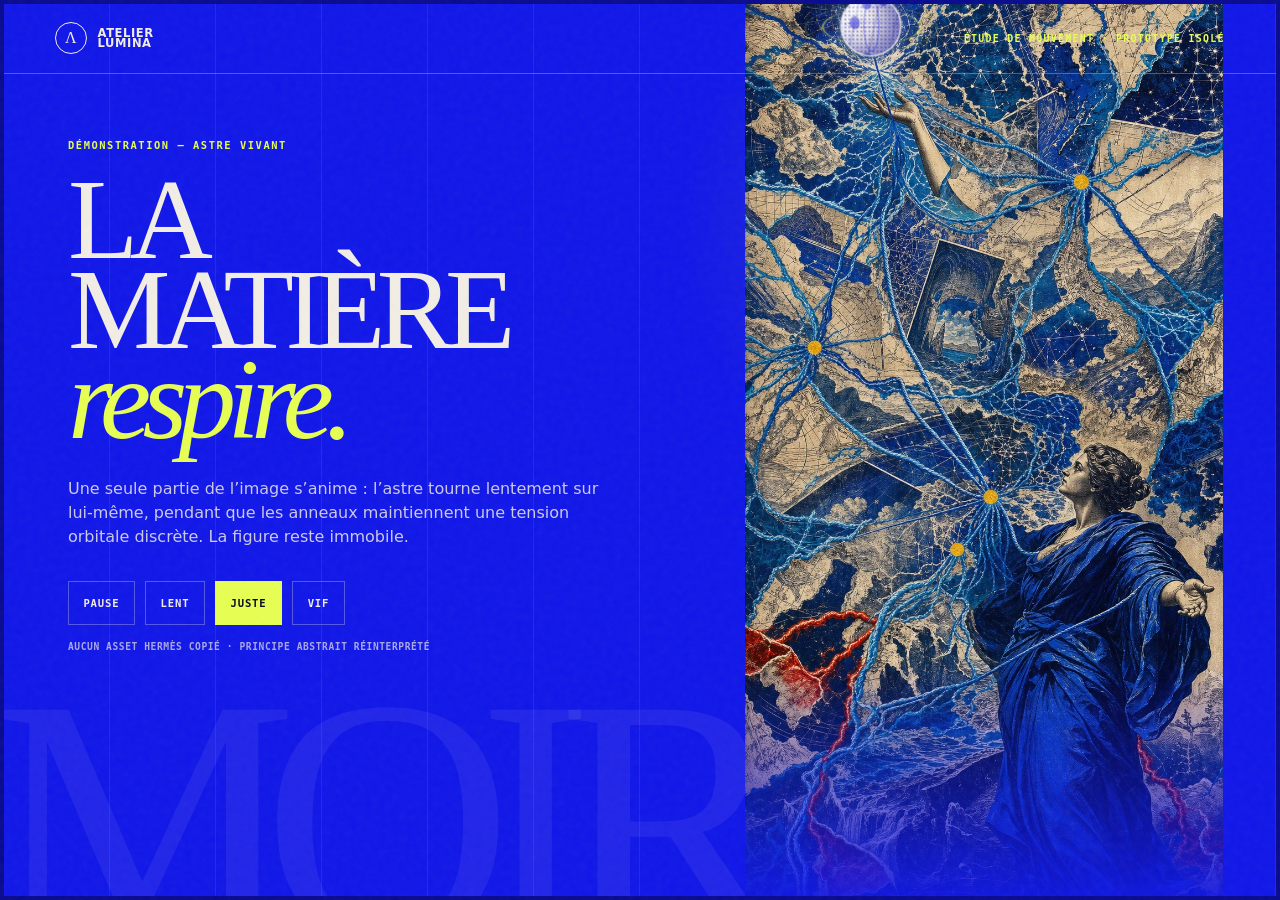
<file: agency-site/moira-orbit/index.html>
<!doctype html>
<html lang="fr">
<head>
  <meta charset="utf-8">
  <meta name="viewport" content="width=device-width,initial-scale=1">
  <meta name="robots" content="noindex,nofollow">
  <meta name="description" content="Étude de mouvement Atelier Lumina : une Moira immobile tient un astre gravé qui tourne sur lui-même.">
  <meta name="theme-color" content="#1117e8">
  <meta http-equiv="Content-Security-Policy" content="default-src 'self'; img-src 'self' data:; style-src 'self'; script-src 'self'; connect-src 'none'; font-src 'self'; media-src 'self'; worker-src 'none'; frame-src 'none'; form-action 'none'; base-uri 'none'; object-src 'none'">
  <title>Étude de mouvement — L’astre de Moira</title>
  <link rel="icon" href="../../favicon.svg" type="image/svg+xml">
  <link rel="stylesheet" href="styles.css">
</head>
<body>
  <a class="skip-link" href="#study">Aller au contenu</a>
  <main class="study" id="study">
    <header class="topbar">
      <div class="brand"><span class="sigil" aria-hidden="true">Λ</span><span>Atelier<br>Lumina</span></div>
      <div class="study-tag">Étude de mouvement · prototype isolé</div>
    </header>

    <section class="copy" aria-labelledby="title">
      <p class="kicker">Démonstration — astre vivant</p>
      <h1 id="title">La matière <i>respire.</i></h1>
      <p class="lede">Une seule partie de l’image s’anime&nbsp;: l’astre tourne lentement sur lui-même, pendant que les anneaux maintiennent une tension orbitale discrète. La figure reste immobile.</p>
      <div class="controls" aria-label="Réglages de la démonstration">
        <button class="control" id="toggle" type="button" aria-pressed="false">Pause</button>
        <button class="control speed" type="button" data-speed="10s" aria-pressed="false">Lent</button>
        <button class="control speed" type="button" data-speed="6s" aria-pressed="true">Juste</button>
        <button class="control speed" type="button" data-speed="3.2s" aria-pressed="false">Vif</button>
      </div>
      <p class="note">Aucun asset Hermès copié · principe abstrait réinterprété</p>
    </section>

    <figure class="figure-stage" aria-label="Moira tenant un astre animé">
      <img src="../assets/v2/aegean-moira.webp" alt="Figure mythologique originale tenant un astre au-dessus de sa main">
      <span class="aster-wrap" aria-hidden="true">
        <span class="orbit one"></span>
        <span class="orbit two"></span>
        <span class="orbit-dot"></span>
        <span class="aster">
          <span class="aster__surface"></span>
          <span class="aster__meridian"></span>
          <span class="aster__latitude"></span>
          <span class="aster__shine"></span>
        </span>
      </span>
    </figure>
  </main>
  <script src="app.js"></script>
</body>
</html>
</file>
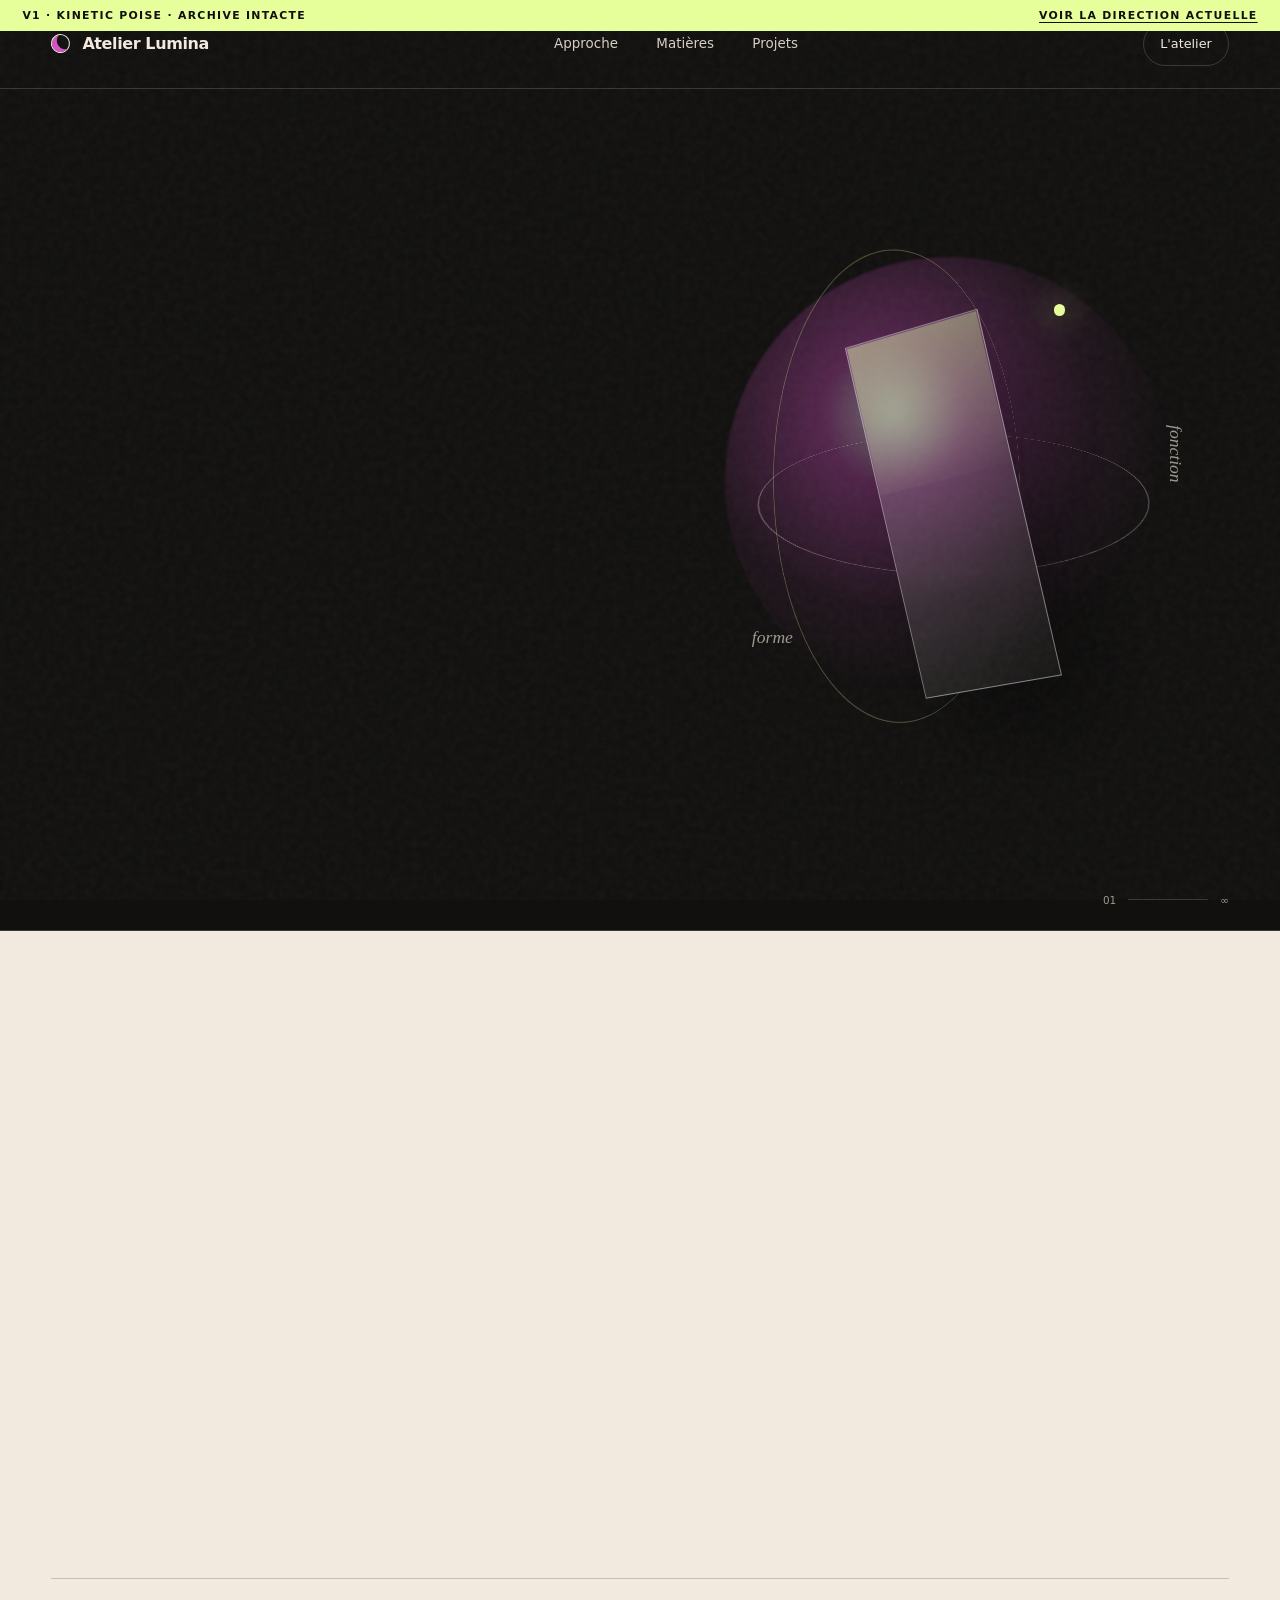
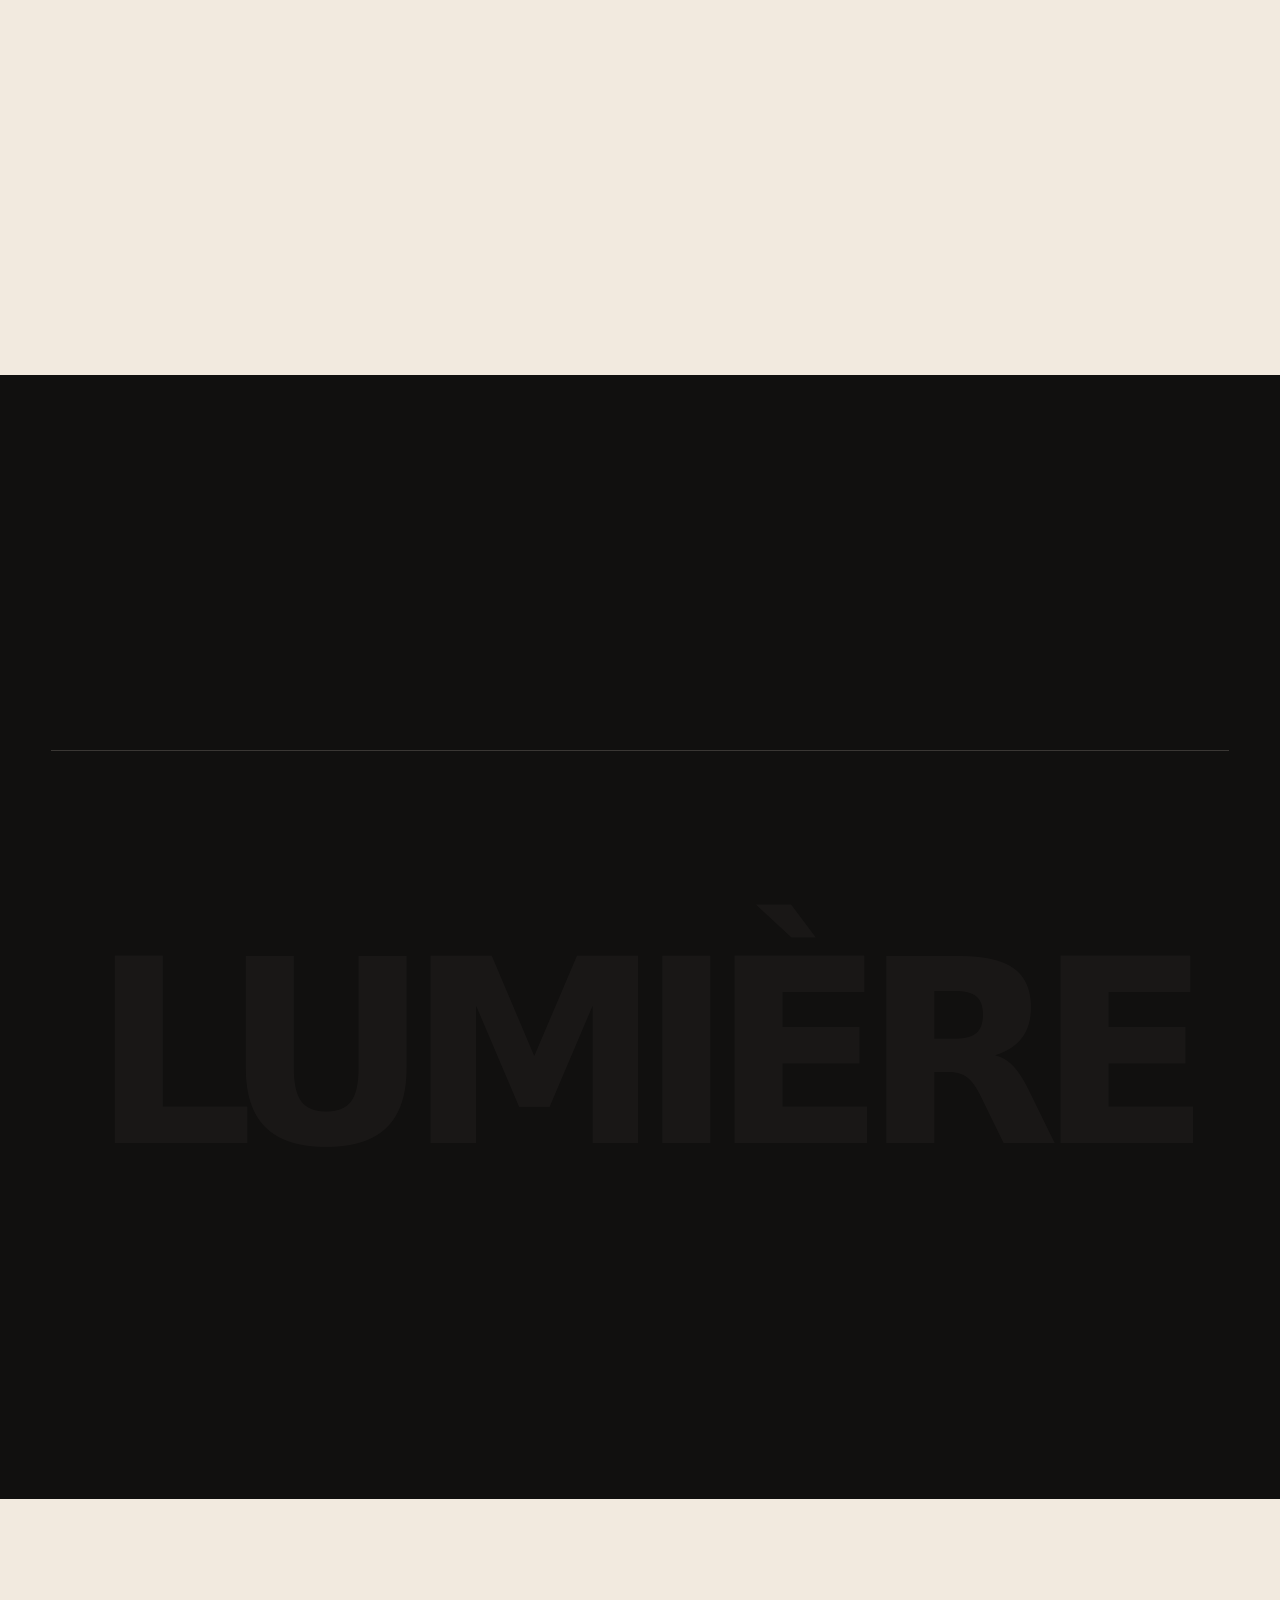
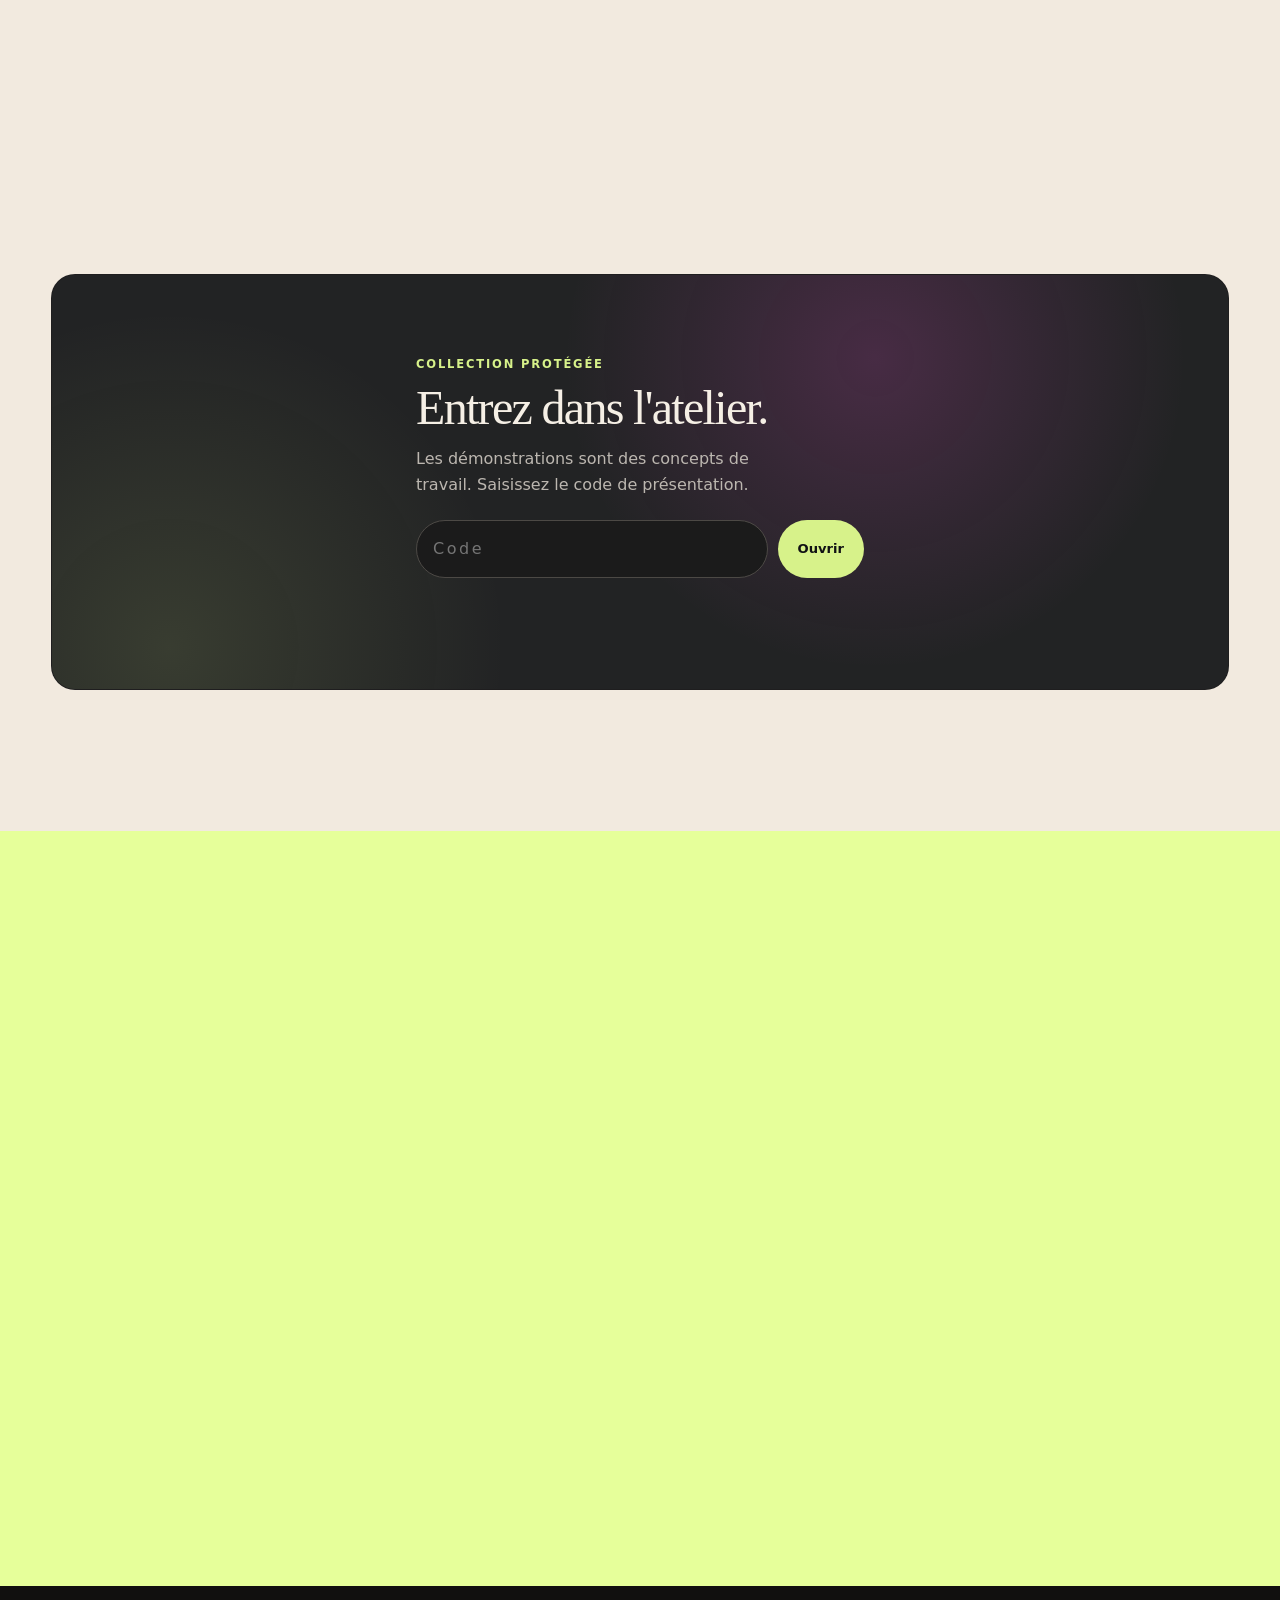
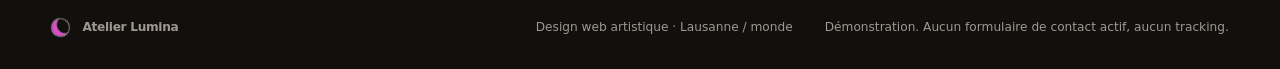
<file: archive/agency-v1-kinetic-poise/index.html>
<!doctype html>
<html lang="fr" class="no-js">
<head>
  <meta charset="utf-8">
  <meta name="viewport" content="width=device-width,initial-scale=1">
  <meta name="robots" content="noindex,nofollow,noarchive">
  <meta name="description" content="Atelier Lumina conçoit des expériences web artistiques, rapides et profondément humaines.">
  <meta name="theme-color" content="#11100f">
  <meta http-equiv="Content-Security-Policy" content="default-src 'self'; img-src 'self' data:; style-src 'self'; script-src 'self'; connect-src 'none'; font-src 'self'; media-src 'self'; worker-src 'none'; frame-src 'none'; form-action 'none'; base-uri 'none'; object-src 'none'">
  <title>Atelier Lumina — design web, intelligence artistique</title>
  <link rel="icon" href="../../favicon.svg" type="image/svg+xml">
  <link rel="stylesheet" href="../../shared/gate.css">
  <link rel="stylesheet" href="styles.css">
  <script src="../../shared/gate.js" defer></script>
  <script src="../../shared/motion.js" defer></script>
</head>
<body>
  <a class="skip-link" href="#main">Aller au contenu</a>
  <aside class="archive-notice" aria-label="Version archivée">
    V1 · Kinetic Poise · archive intacte
    <a href="../../agency-site/">Voir la direction actuelle</a>
  </aside>
  <header class="site-header">
    <a class="brand" href="#top" aria-label="Atelier Lumina, accueil">
      <span class="brand-mark" aria-hidden="true"></span>
      <span>Atelier Lumina</span>
    </a>
    <nav aria-label="Navigation principale">
      <a href="#approche">Approche</a>
      <a href="#disciplines">Matières</a>
      <a href="#projets">Projets</a>
    </nav>
    <a class="header-cta" href="#offre">L'atelier</a>
  </header>

  <main id="main">
    <section class="hero" id="top" data-parallax>
      <div class="hero-copy" data-reveal>
        <p class="eyebrow"><span></span> Intelligence artistique appliquée</p>
        <h1>Nous sculptons des interfaces qui <em>restent</em> en mémoire.</h1>
        <p class="hero-lede">Atelier Lumina croise direction artistique, culture visuelle et IA
          pour transformer des présences numériques ordinaires en expériences sensibles — sans
          sacrifier vitesse, accessibilité ni conversion.</p>
        <div class="hero-actions">
          <a class="button button-light" href="#projets">Voir la matière</a>
          <a class="text-link" href="#approche">Notre méthode <span aria-hidden="true">↘</span></a>
        </div>
      </div>
      <div class="hero-art" aria-hidden="true">
        <div class="halo"></div><div class="ring ring-a"></div><div class="ring ring-b"></div>
        <div class="monolith"><span></span></div><div class="orbit"></div>
        <p class="art-label art-label-a">forme</p><p class="art-label art-label-b">fonction</p>
      </div>
      <div class="hero-index" aria-hidden="true"><span>01</span><i></i><span>∞</span></div>
    </section>

    <section class="manifesto" id="approche">
      <p class="section-tag" data-reveal>Une discipline, pas un style</p>
      <div class="manifesto-grid">
        <h2 data-reveal>Le beau n'est pas un vernis.<br><span>C'est une architecture de décisions.</span></h2>
        <div class="manifesto-copy" data-reveal>
          <p>Nous étudions un clair-obscur ancien, une façade brutaliste, un générique de cinéma ou
            une simulation 3D pour leur mécanisme — rythme, tension, lumière, profondeur — jamais
            pour les copier.</p>
          <p>Chaque intuition devient un token, une règle et un test. Le résultat est singulier,
            traçable et juste pour la marque.</p>
        </div>
      </div>
      <ol class="method" aria-label="Méthode Atelier Lumina">
        <li data-reveal><span>01</span><h3>Observer</h3><p>Marché, récit, usages et références sourcées.</p></li>
        <li data-reveal><span>02</span><h3>Distiller</h3><p>Principes visuels, territoires et système de tokens.</p></li>
        <li data-reveal><span>03</span><h3>Façonner</h3><p>Prompts, prototypes et code natif soigneusement composé.</p></li>
        <li data-reveal><span>04</span><h3>Éprouver</h3><p>Critique, accessibilité, performance et itérations.</p></li>
      </ol>
    </section>

    <section class="disciplines" id="disciplines">
      <div class="section-heading" data-reveal>
        <p class="section-tag">Le cerveau Lumina</p>
        <h2>Une bibliothèque vivante de formes.</h2>
        <p>Arts anciens et modernes, matière, espace, lumière, mouvement et 3D s'enrichissent chaque jour.</p>
      </div>
      <div class="discipline-stage" data-parallax>
        <div class="discipline-word" aria-hidden="true">LUMIÈRE</div>
        <ul>
          <li data-reveal><span>Architecture · paysage</span><b>espace</b></li>
          <li data-reveal><span>Peinture · photographie</span><b>regard</b></li>
          <li data-reveal><span>Textile · artisanat</span><b>matière</b></li>
          <li data-reveal><span>Cinéma · scénographie</span><b>temps</b></li>
          <li data-reveal><span>Typographie · graphisme</span><b>voix</b></li>
          <li data-reveal><span>CGI · génératif · 3D</span><b>profondeur</b></li>
        </ul>
      </div>
    </section>

    <section class="projects" id="projets">
      <div class="section-heading" data-reveal>
        <p class="section-tag">Études privées</p>
        <h2>Des idées rendues tangibles.</h2>
      </div>
      <div class="lumina-gate-shell" data-lumina-gate data-gate-id="agency-projects" data-gate-mode="section">
        <div class="lumina-gate-panel" data-gate-panel role="region" aria-labelledby="archive-gate-title" aria-describedby="archive-gate-copy">
          <div class="lumina-gate-card">
            <p class="lumina-gate-kicker">Collection protégée</p>
            <h3 class="lumina-gate-title" id="archive-gate-title">Entrez dans l'atelier.</h3>
            <p class="lumina-gate-copy" id="archive-gate-copy">Les démonstrations sont des concepts de travail. Saisissez le code de présentation.</p>
            <form class="lumina-gate-form" data-gate-form>
              <label class="lumina-gate-label" for="agency-code">Code de présentation</label>
              <input class="lumina-gate-input" id="agency-code" data-gate-input type="password" inputmode="numeric" autocomplete="current-password" placeholder="Code" required>
              <button class="lumina-gate-submit" type="submit">Ouvrir</button>
            </form>
            <p class="lumina-gate-error" data-gate-error role="alert" aria-live="polite"></p>
            <noscript><p class="lumina-gate-noscript">JavaScript doit être activé pour ouvrir cette collection archivée.</p></noscript>
          </div>
        </div>
        <div data-gate-content hidden aria-hidden="true">
          <article class="project-card" data-parallax>
            <div class="project-visual" aria-hidden="true">
              <span class="project-orb"></span><span class="project-line"></span>
              <p>SVET<br>FIT</p>
            </div>
            <div class="project-info">
              <p class="project-meta">Coaching · Lausanne · Concept indépendant</p>
              <h3>Kinetic Poise</h3>
              <p>Une présence fitness plus claire, inclusive et éditoriale : force calme, progression
                visible et demande de bilan sans friction.</p>
              <a class="button button-dark" href="../../demos/svet-fit/">Explorer la démo <span aria-hidden="true">↗</span></a>
              <small>Concept spéculatif non commandé, sans affiliation ni reprise de contenu.</small>
            </div>
          </article>
        </div>
      </div>
    </section>

    <section class="offer" id="offre">
      <div data-reveal>
        <p class="section-tag">Après la mise en lumière</p>
        <h2>Un site qui continue d'apprendre.</h2>
      </div>
      <div class="offer-card" data-reveal>
        <p class="price"><span>dès</span> ~100 CHF <small>/ mois</small></p>
        <p>Maintenance IA bornée : fraîcheur des contenus, mini-audit mensuel, corrections légères,
          veille conversion et rapport transparent. Le périmètre réel est contractualisé.</p>
        <ul><li>Pas de dark patterns</li><li>Pas de métriques inventées</li><li>Pas de dépendance opaque</li></ul>
      </div>
    </section>
  </main>

  <footer>
    <a class="brand" href="#top"><span class="brand-mark" aria-hidden="true"></span><span>Atelier Lumina</span></a>
    <p>Design web artistique · Lausanne / monde</p>
    <p class="fine">Démonstration. Aucun formulaire de contact actif, aucun tracking.</p>
  </footer>
</body>
</html>
</file>
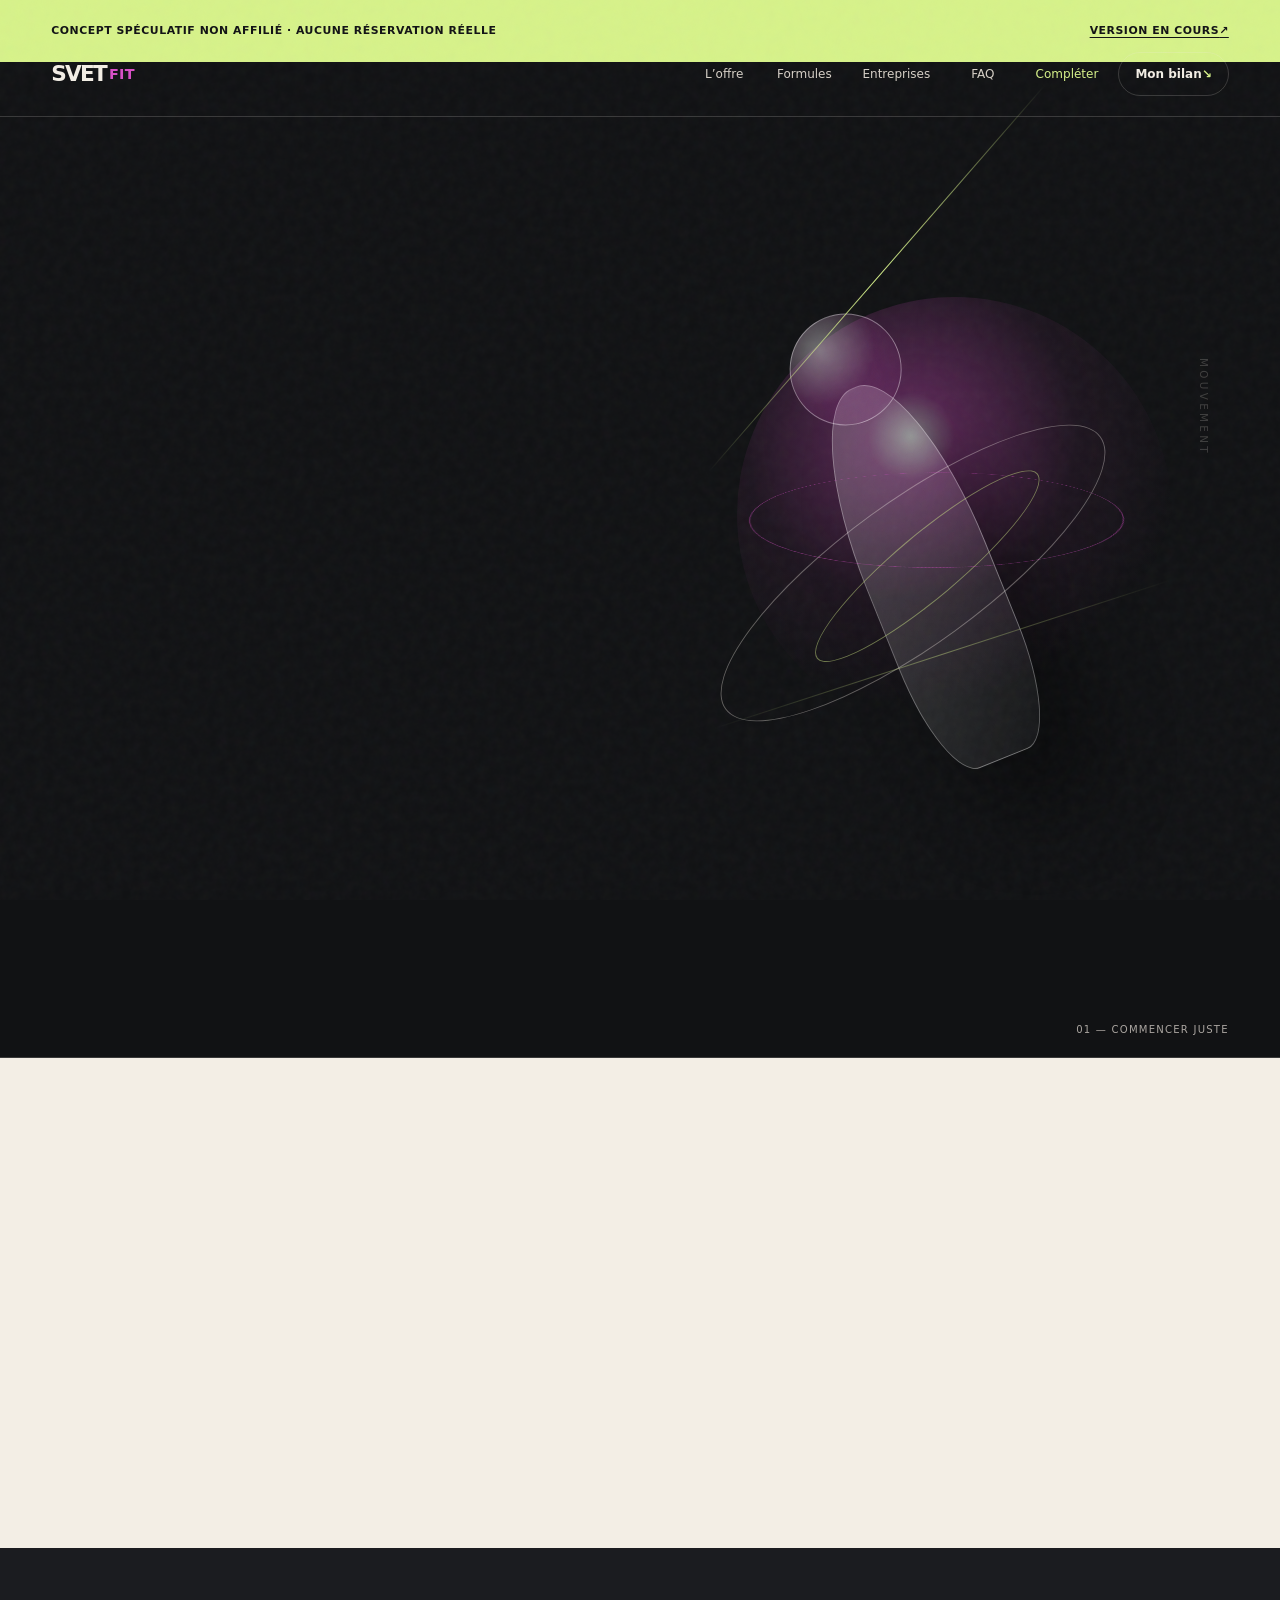
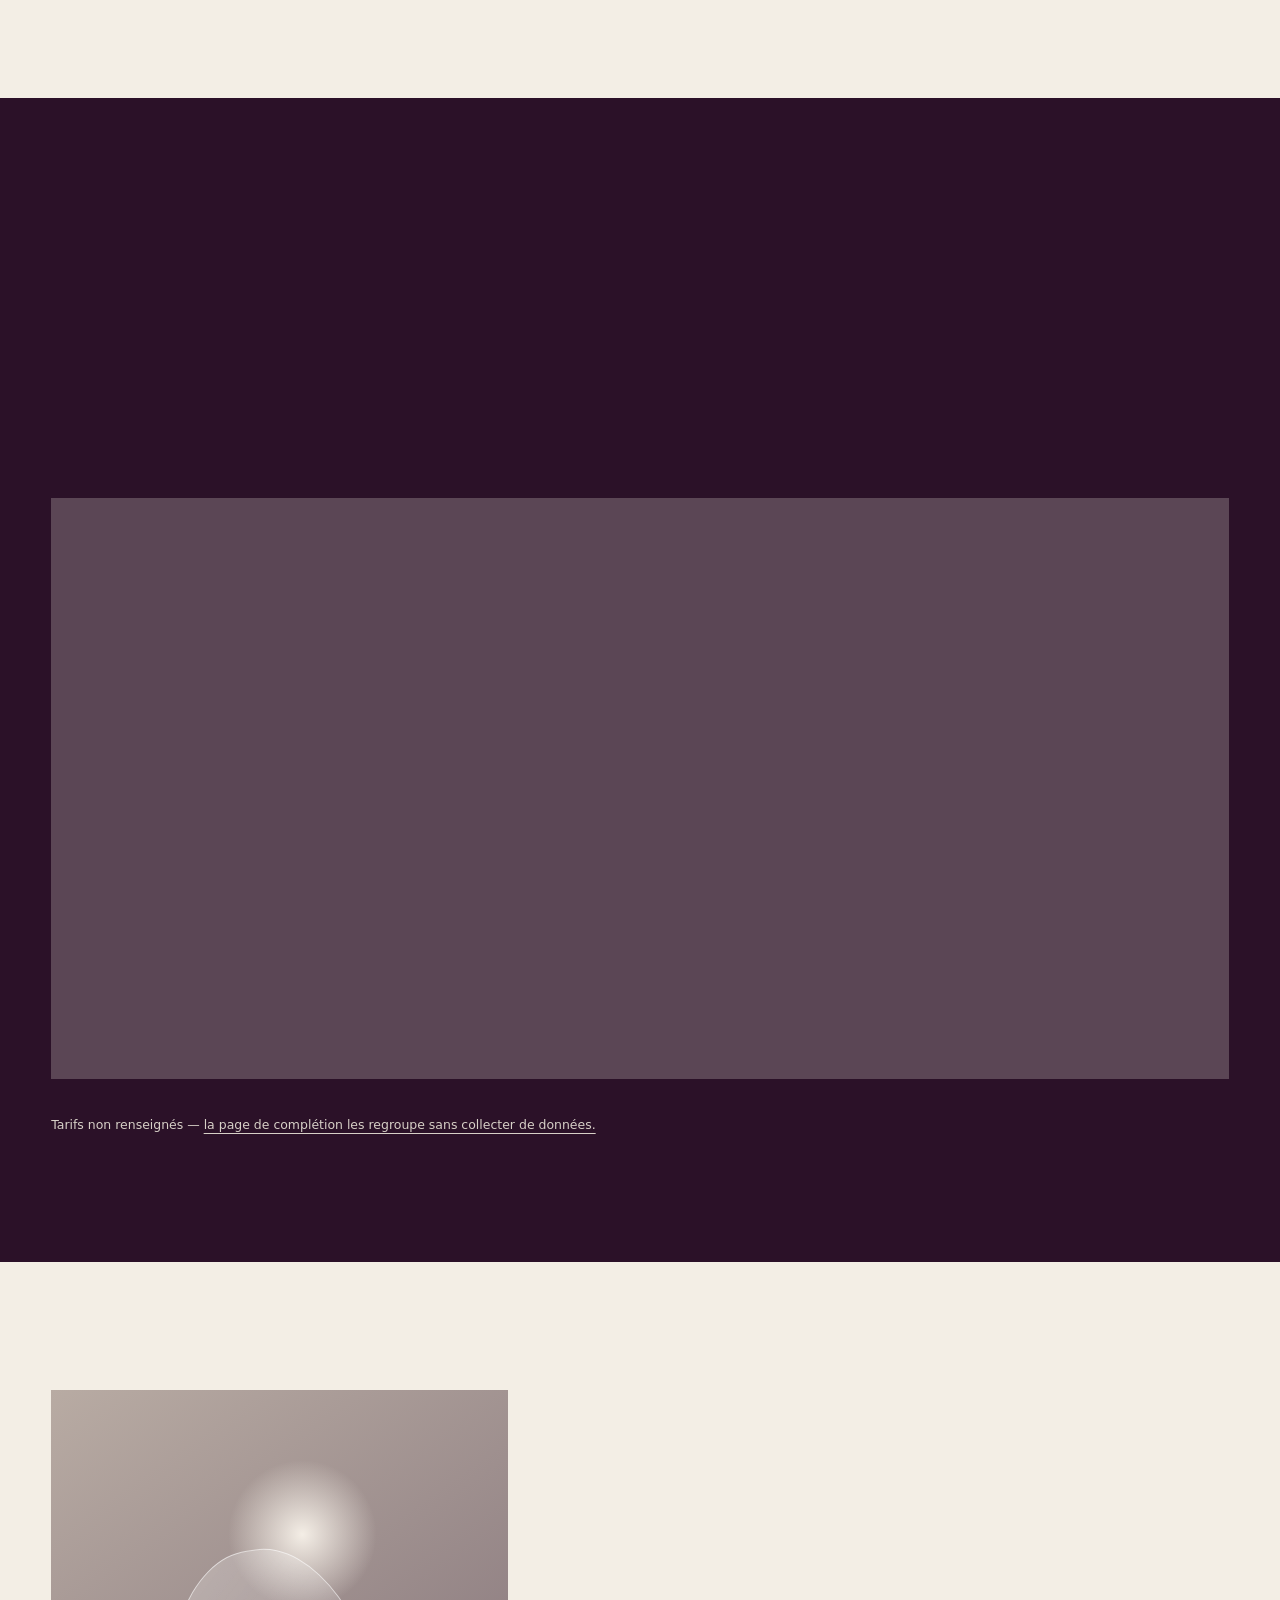
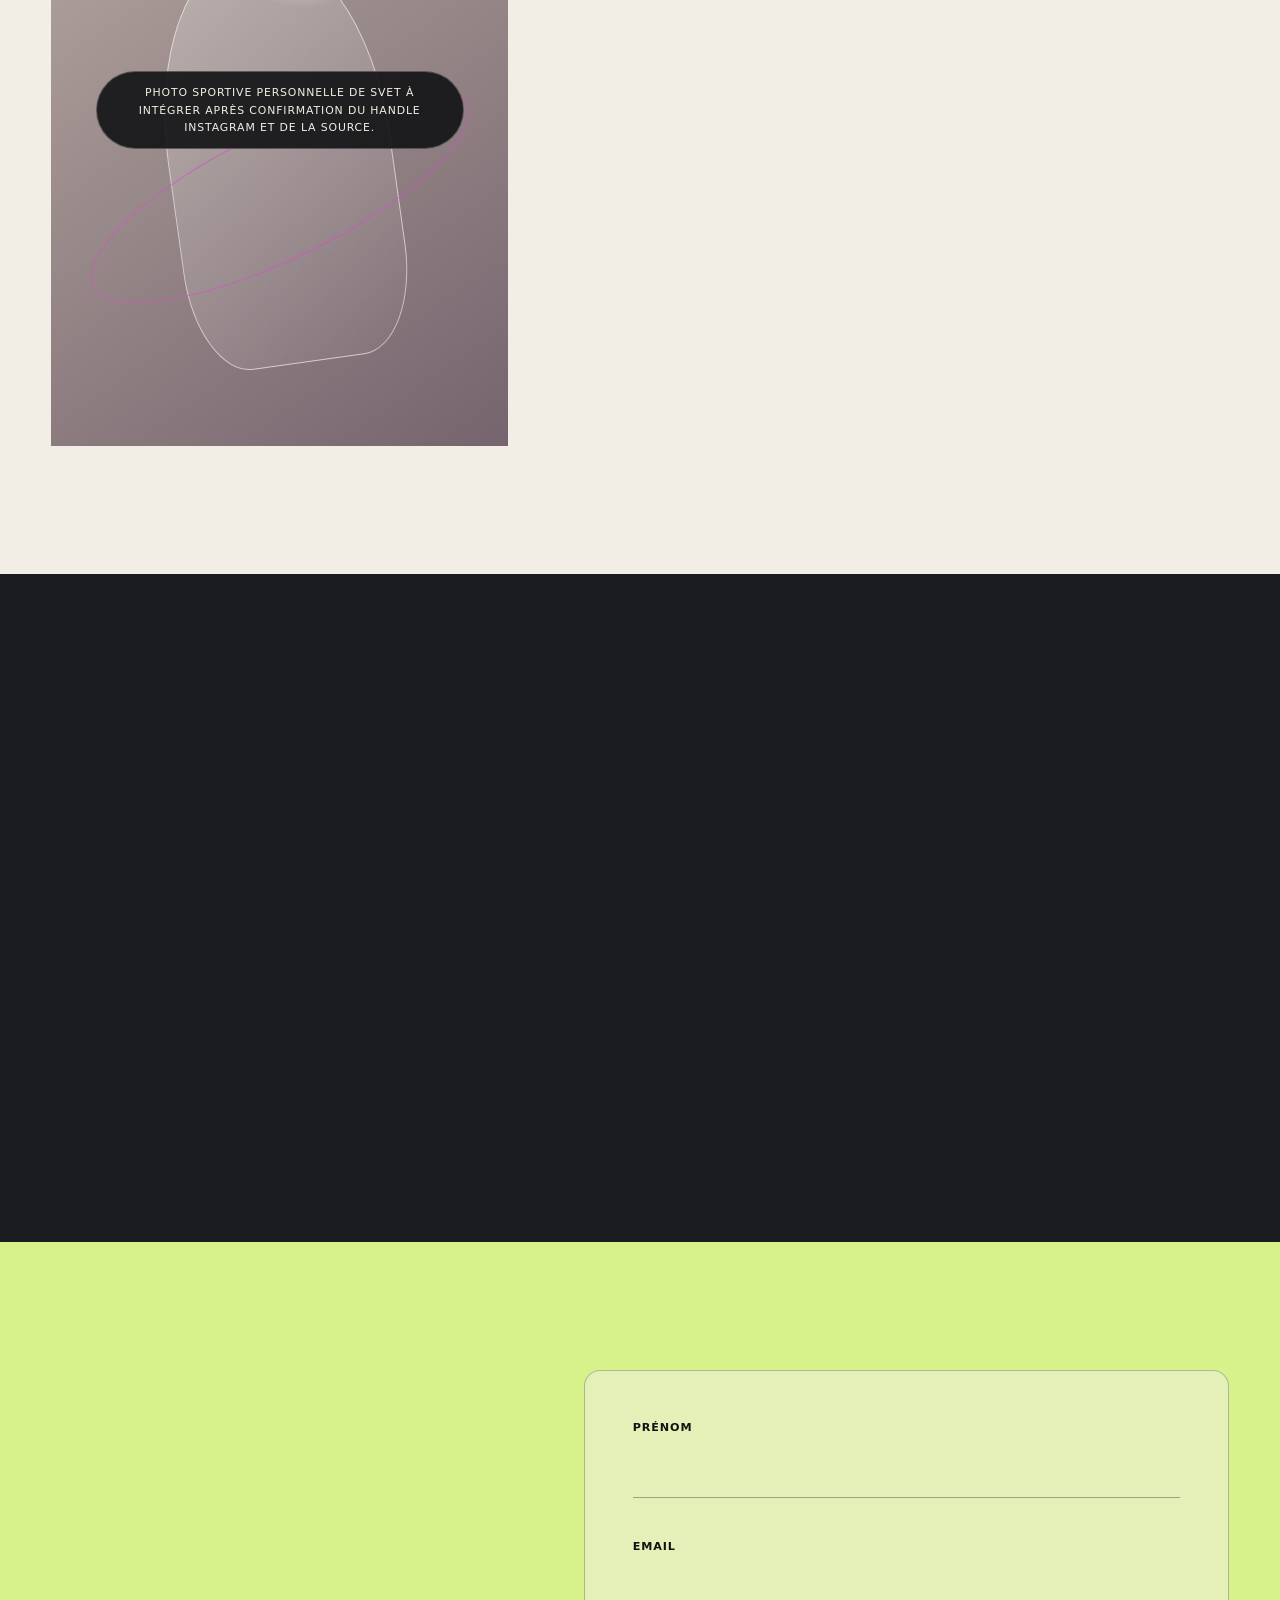
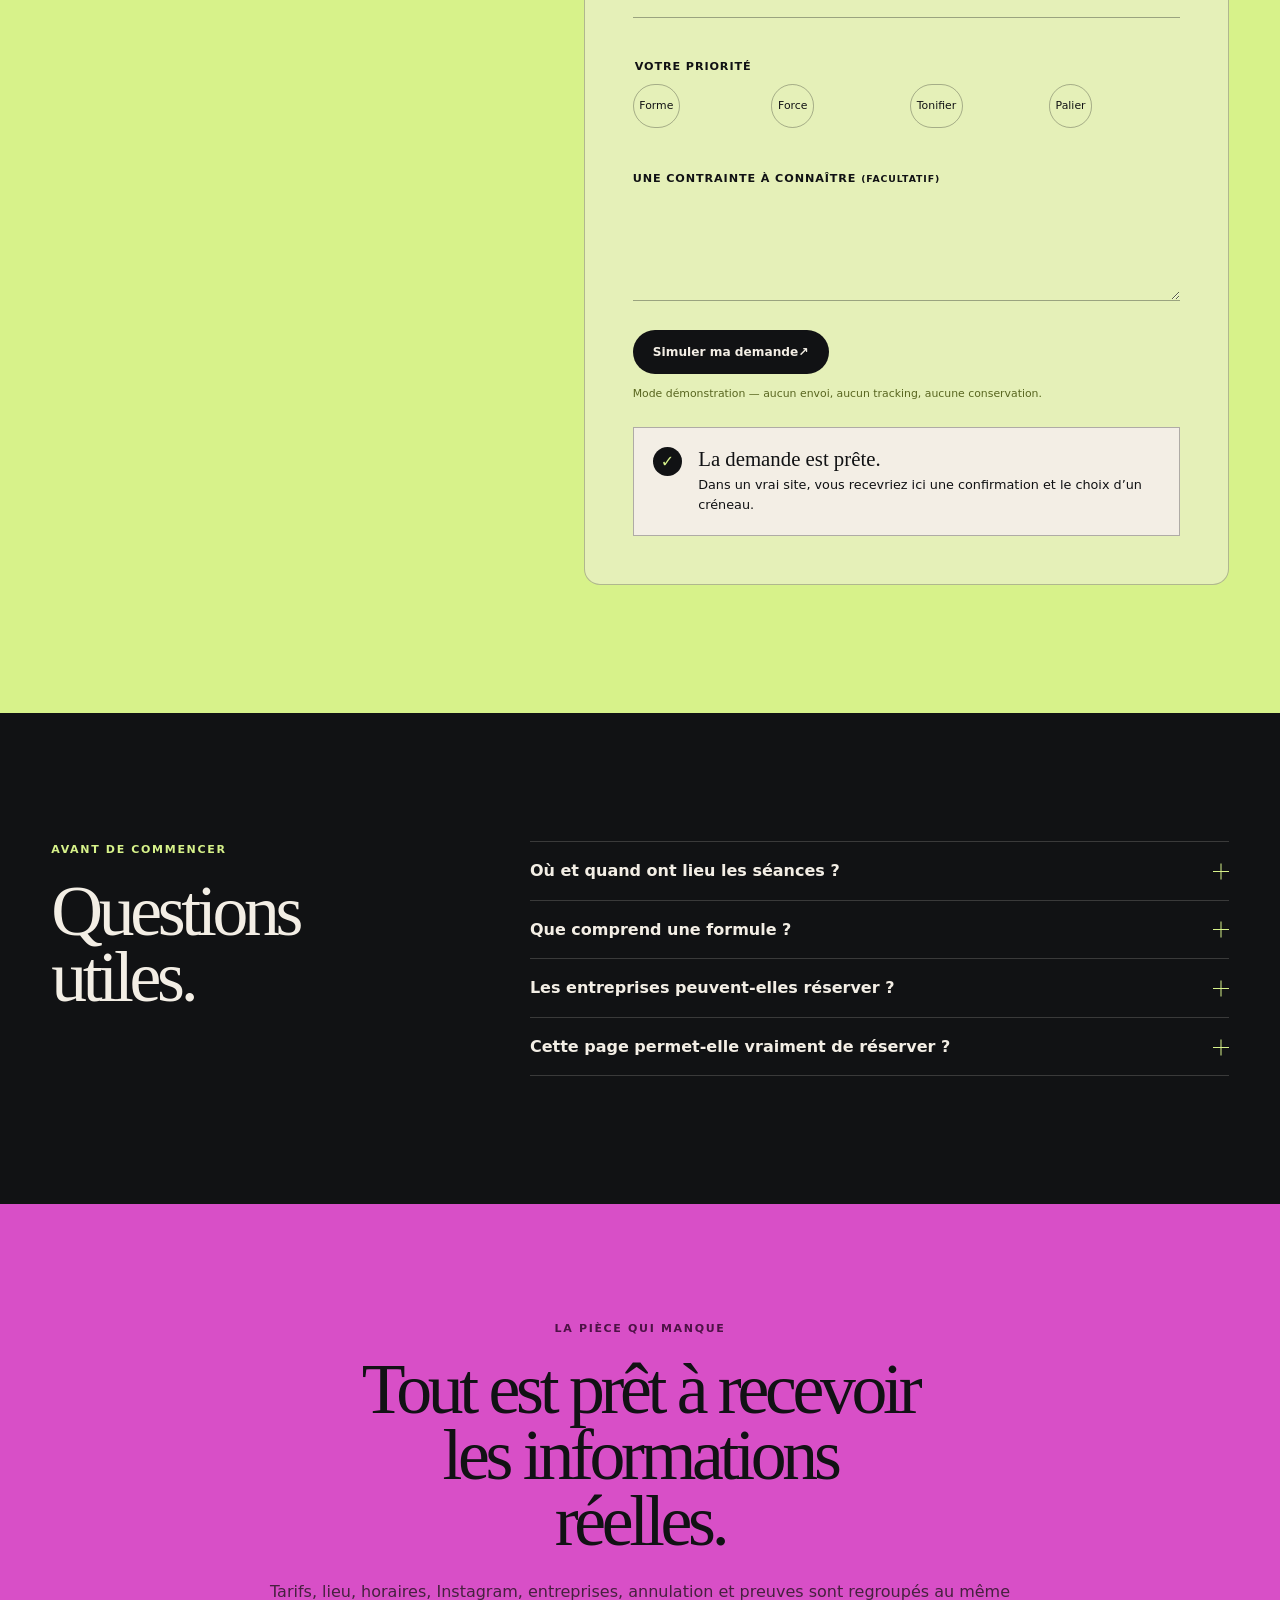
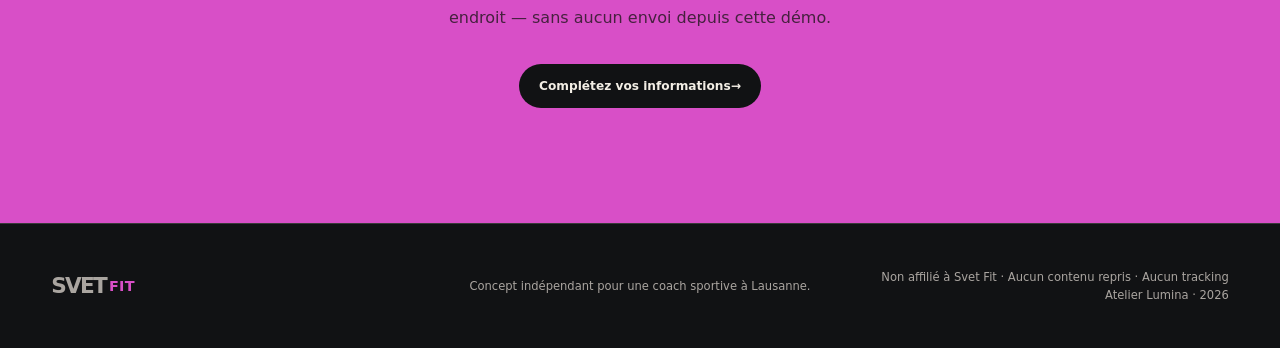
<file: demos/svet-fit/index.html>
<!doctype html>
<html lang="fr" class="no-js">
<head>
  <meta charset="utf-8">
  <meta name="viewport" content="width=device-width,initial-scale=1">
  <meta name="robots" content="noindex,nofollow,noarchive">
  <meta name="description" content="Concept indépendant non officiel pour Svet Fit : coaching privé à Lausanne.">
  <meta name="theme-color" content="#111214">
  <meta http-equiv="Content-Security-Policy" content="default-src 'self'; img-src 'self' data:; style-src 'self'; script-src 'self'; connect-src 'none'; font-src 'self'; media-src 'self'; worker-src 'none'; frame-src 'none'; form-action 'none'; base-uri 'none'; object-src 'none'">
  <title>Svet Fit — concept Atelier Lumina</title>
  <link rel="icon" href="../../favicon.svg" type="image/svg+xml">
  <link rel="stylesheet" href="styles.css">
  <link rel="stylesheet" href="mobile-rework.css?v=live-link-1">
  <script src="app.js" defer></script>
</head>
<body>
  <a class="skip-link" href="#content">Aller au contenu</a>
  <div class="concept-banner" role="note"><span>Concept spéculatif non affilié · aucune réservation réelle</span><a href="live/" aria-label="Voir la version de travail en cours">Version en cours <span aria-hidden="true">↗</span></a></div>
  <header class="site-header">
    <a class="logo" href="#top" aria-label="Svet Fit, accueil"><span>SVET</span><b>FIT</b></a>
    <button class="menu-button" type="button" aria-expanded="false" aria-controls="main-nav"><span aria-hidden="true"></span><span aria-hidden="true"></span><span class="sr-only">Ouvrir le menu</span></button>
    <nav id="main-nav" aria-label="Navigation principale">
      <a href="#offre">L’offre</a><a href="#tarifs">Formules</a><a href="#entreprises">Entreprises</a><a href="#faq">FAQ</a><a class="nav-complete" href="completez-vos-informations.html">Compléter</a>
    </nav>
    <a class="nav-cta" href="#bilan">Mon bilan <span aria-hidden="true">↘</span></a>
  </header>

  <main id="content">
    <section class="hero" id="top">
      <div class="hero-copy" data-reveal>
        <p class="kicker"><span>Lausanne</span> Coaching individuel</p>
        <h1>Plus forte.<br>Plus confiante.<br><em>Durablement.</em></h1>
        <p class="lede">Un accompagnement privé qui part de votre réalité pour construire une forme solide, une progression lisible et des habitudes qui tiennent.</p>
        <div class="hero-actions"><a class="button primary" href="#bilan">Préparer mon bilan</a><a class="soft-link" href="#offre">Voir le déroulé <span aria-hidden="true">↓</span></a></div>
        <ul class="trust-list" aria-label="Repères du coaching"><li>Point de départ personnel</li><li>Plan sur mesure</li><li>Lausanne</li></ul>
      </div>
      <div class="kinetic" aria-hidden="true"><div class="kinetic-halo"></div><div class="kinetic-body"><span></span><i></i></div><div class="kinetic-ring ring-one"></div><div class="kinetic-ring ring-two"></div><div class="kinetic-line line-one"></div><div class="kinetic-line line-two"></div><p class="vertical-word">MOUVEMENT</p></div>
      <p class="hero-note" aria-hidden="true">01 — Commencer juste</p>
    </section>

    <section class="intro" aria-labelledby="intro-title">
      <p class="section-label" data-reveal>Le point de départ</p>
      <div data-reveal><h2 id="intro-title">Votre corps n’est pas un projet à corriger.</h2><p>Il est un système à comprendre, renforcer et faire progresser à votre rythme.</p></div>
    </section>

    <section class="offer" id="offre" aria-labelledby="offer-title">
      <div class="section-head" data-reveal><p class="section-label">L’offre, concrètement</p><h2 id="offer-title">Un cadre clair.<br><em>Votre rythme.</em></h2><p>Les services publics indiquent coaching personnalisé, remise en forme, perte de poids, tonification, prise de muscle et nutrition. Les modalités finales restent à confirmer.</p></div>
      <div class="offer-layout">
        <div class="sequence" data-reveal>
          <ol><li><span>01</span><div><h3>Avant la séance</h3><p>Un échange sur le point de départ, les contraintes et l’intention. Durée, bilan initial et prérequis : <strong>xxx</strong>.</p></div></li><li><span>02</span><div><h3>Pendant la séance</h3><p>Une pratique guidée avec des repères techniques et des ajustements. Lieu, matériel et formats : <strong>xxx</strong>.</p></div></li><li><span>03</span><div><h3>Entre deux rendez-vous</h3><p>Un plan et des repères à adapter à votre quotidien. Fréquence et suivi : <strong>xxx</strong>.</p></div></li></ol>
        </div>
        <aside class="access-card" data-reveal aria-labelledby="access-title"><p class="section-label">Accès & disponibilité</p><h3 id="access-title">L’essentiel, en un regard.</h3><dl><div><dt>Lieu</dt><dd>xxx</dd></div><div><dt>Modes</dt><dd>xxx</dd></div><div><dt>Horaires</dt><dd>xxx</dd></div></dl><p class="micro-copy">Ces éléments sont volontairement visibles sans être devinés.</p><a class="text-link" href="completez-vos-informations.html">Indiquer les modalités <span aria-hidden="true">→</span></a></aside>
      </div>
    </section>

    <section class="goals" id="objectifs" aria-labelledby="goals-title">
      <div class="section-head compact" data-reveal><p class="section-label">Votre intention</p><h2 id="goals-title">Un objectif qui vous ressemble.</h2><p>Pas de promesse magique : la progression dépend du point de départ, du rythme et du cadre à définir ensemble.</p></div>
      <div class="goal-grid">
        <article data-reveal><span>01</span><div class="goal-icon icon-reset" aria-hidden="true"></div><h3>Retrouver la forme</h3><p>Reprendre avec un cadre progressif et une attention à la régularité.</p><a href="#bilan">Préparer le bilan <span aria-hidden="true">↘</span></a></article>
        <article data-reveal><span>02</span><div class="goal-icon icon-strength" aria-hidden="true"></div><h3>Se renforcer</h3><p>Développer une force utile avec des repères techniques à consolider.</p><a href="#bilan">Préparer le bilan <span aria-hidden="true">↘</span></a></article>
        <article data-reveal><span>03</span><div class="goal-icon icon-compose" aria-hidden="true"></div><h3>Se tonifier</h3><p>Construire des habitudes d’entraînement sans raccourci ni résultat garanti.</p><a href="#bilan">Préparer le bilan <span aria-hidden="true">↘</span></a></article>
        <article data-reveal><span>04</span><div class="goal-icon icon-perform" aria-hidden="true"></div><h3>Prendre un palier</h3><p>Faire évoluer une pratique avec un plan et des ajustements réguliers.</p><a href="#bilan">Préparer le bilan <span aria-hidden="true">↘</span></a></article>
      </div>
    </section>

    <section class="pricing" id="tarifs" aria-labelledby="pricing-title">
      <div class="pricing-intro" data-reveal><p class="section-label">Formules & essai</p><h2 id="pricing-title">Choisir un rythme,<br><em>pas une promesse.</em></h2><p>Les cartes sont prêtes. Les prix, contenus précis, durée de validité et conditions ne sont pas connus : ils apparaissent donc explicitement comme <strong>xxx CHF</strong>.</p></div>
      <div class="price-grid">
        <article class="price-card" data-reveal><p class="price-index">01 — Découverte</p><h3>Premier échange</h3><p class="price">xxx <small>CHF</small></p><p>Une porte d’entrée pour préciser format, durée, contenu et éventuelle offre d’essai.</p><ul><li>Durée : xxx</li><li>Format : xxx</li><li>Conditions : xxx</li></ul><a class="button outline" href="completez-vos-informations.html#tarifs-formules">Compléter l’essai</a></article>
        <article class="price-card featured" data-reveal><p class="price-index">02 — Individuel</p><h3>Coaching personnalisé</h3><p class="price">xxx <small>CHF</small></p><p>Un format individuel dont la fréquence, le lieu et les inclusions restent à renseigner.</p><ul><li>Par séance ou pack : xxx</li><li>Lieu : xxx</li><li>Suivi : xxx</li></ul><a class="button primary" href="completez-vos-informations.html#tarifs-formules">Compléter la formule</a></article>
        <article class="price-card" data-reveal><p class="price-index">03 — Continuité</p><h3>Programme suivi</h3><p class="price">xxx <small>CHF</small></p><p>Une formule de continuité à définir, sans inventer de nombre de séances ni d’engagement.</p><ul><li>Rythme : xxx</li><li>Validité : xxx</li><li>Annulation : xxx</li></ul><a class="button outline" href="completez-vos-informations.html#annulation-preuves">Préciser les conditions</a></article>
      </div>
      <p class="pricing-note">Tarifs non renseignés — <a href="completez-vos-informations.html">la page de complétion les regroupe sans collecter de données.</a></p>
    </section>

    <section class="coach" id="coach" aria-labelledby="coach-title">
      <figure class="portrait-placeholder"><div aria-hidden="true"><span></span><i></i></div><figcaption>Photo sportive personnelle de Svet à intégrer après confirmation du handle Instagram et de la source.</figcaption></figure>
      <div class="coach-copy" data-reveal><p class="section-label">Votre coach</p><h2 id="coach-title">Exigence dans le geste.<br><em>Écoute dans le parcours.</em></h2><p>La présentation publique de Svet Fit évoque un coaching personnalisé, la remise en forme, la perte de poids, la tonification, la prise de muscle et la nutrition. Cette démo ne transcrit ni diplômes, ni ancienneté, ni témoignages sans preuves confirmées.</p><div class="proof-placeholder"><span>Preuves à apporter</span><p>Bio validée · diplômes ou certifications · expérience · témoignages consentis · photographie sportive personnelle</p><a class="text-link" href="completez-vos-informations.html#instagram-preuves">Compléter les preuves <span aria-hidden="true">→</span></a></div></div>
    </section>

    <section class="business" id="entreprises" aria-labelledby="business-title">
      <div class="business-copy" data-reveal><p class="section-label">Pour les entreprises</p><h2 id="business-title">Un format pour vos équipes,<br><em>à définir précisément.</em></h2><p>Les sociétés peuvent signaler leur intérêt pour des séances destinées à leur personnel. Les formats, la taille des groupes, les lieux, disponibilités et modalités de devis sont à confirmer par Svet Fit.</p><a class="button primary" href="completez-vos-informations.html#entreprises-modalites">Définir l’offre entreprises</a></div>
      <div class="business-spec" data-reveal><dl><div><dt>Formats possibles</dt><dd>xxx</dd></div><div><dt>Taille de groupe</dt><dd>xxx</dd></div><div><dt>Lieu</dt><dd>xxx</dd></div><div><dt>Devis / réservation</dt><dd>xxx</dd></div></dl><p>Ces champs sont des composants définitifs avec des informations volontairement non inventées.</p></div>
    </section>

    <section class="booking" id="bilan" aria-labelledby="booking-title">
      <div class="booking-intro" data-reveal><p class="section-label">Premier mouvement</p><h2 id="booking-title">Parlons de votre point de départ.</h2><p>Cette demande est simulée : aucune donnée n’est envoyée, stockée ou transmise.</p></div>
      <form class="booking-form" id="booking-form" novalidate>
        <div class="field"><label for="first-name">Prénom</label><input id="first-name" name="first-name" autocomplete="given-name" required><span class="field-error" aria-live="polite"></span></div>
        <div class="field"><label for="email">Email</label><input id="email" name="email" type="email" autocomplete="email" required><span class="field-error" aria-live="polite"></span></div>
        <fieldset><legend>Votre priorité</legend><div class="choices"><label><input type="radio" name="goal" value="forme" required><span>Forme</span></label><label><input type="radio" name="goal" value="force"><span>Force</span></label><label><input type="radio" name="goal" value="tonification"><span>Tonifier</span></label><label><input type="radio" name="goal" value="palier"><span>Palier</span></label></div><span class="field-error group-error" aria-live="polite"></span></fieldset>
        <div class="field"><label for="message">Une contrainte à connaître <small>(facultatif)</small></label><textarea id="message" name="message" rows="3"></textarea></div>
        <button class="button primary" type="submit">Simuler ma demande <span aria-hidden="true">↗</span></button><p class="privacy">Mode démonstration — aucun envoi, aucun tracking, aucune conservation.</p>
        <div class="success" id="booking-success" role="status" tabindex="-1" hidden><span aria-hidden="true">✓</span><div><h3>La demande est prête.</h3><p>Dans un vrai site, vous recevriez ici une confirmation et le choix d’un créneau.</p></div></div>
      </form>
    </section>

    <section class="faq" id="faq" aria-labelledby="faq-title">
      <div><p class="section-label">Avant de commencer</p><h2 id="faq-title">Questions utiles.</h2></div>
      <div class="accordion"><details><summary>Où et quand ont lieu les séances ?<span aria-hidden="true"></span></summary><p>Lieu : xxx. Horaires : xxx. Les modes de séance ne sont pas encore confirmés ; ils peuvent être renseignés sans inventer sur la page dédiée.</p></details><details><summary>Que comprend une formule ?<span aria-hidden="true"></span></summary><p>Le principe du coaching personnalisé est public ; le détail de l’essai, la durée, le prix, la fréquence et les conditions restent à préciser.</p></details><details><summary>Les entreprises peuvent-elles réserver ?<span aria-hidden="true"></span></summary><p>La démo prévoit une offre pour le personnel. Ses formats et modalités commerciales doivent être validés avant une version officielle.</p></details><details><summary>Cette page permet-elle vraiment de réserver ?<span aria-hidden="true"></span></summary><p>Non. C’est une démonstration Atelier Lumina : le formulaire fonctionne visuellement mais n’envoie et ne conserve rien.</p></details></div>
    </section>

    <section class="completion-cta" aria-labelledby="completion-title"><p class="section-label">La pièce qui manque</p><h2 id="completion-title">Tout est prêt à recevoir les informations réelles.</h2><p>Tarifs, lieu, horaires, Instagram, entreprises, annulation et preuves sont regroupés au même endroit — sans aucun envoi depuis cette démo.</p><a class="button primary" href="completez-vos-informations.html">Complétez vos informations <span aria-hidden="true">→</span></a></section>
  </main>
  <footer><a class="logo" href="#top"><span>SVET</span><b>FIT</b></a><p>Concept indépendant pour une coach sportive à Lausanne.</p><p class="legal">Non affilié à Svet Fit · Aucun contenu repris · Aucun tracking<br>Atelier Lumina · 2026</p></footer>
</body>
</html>
</file>
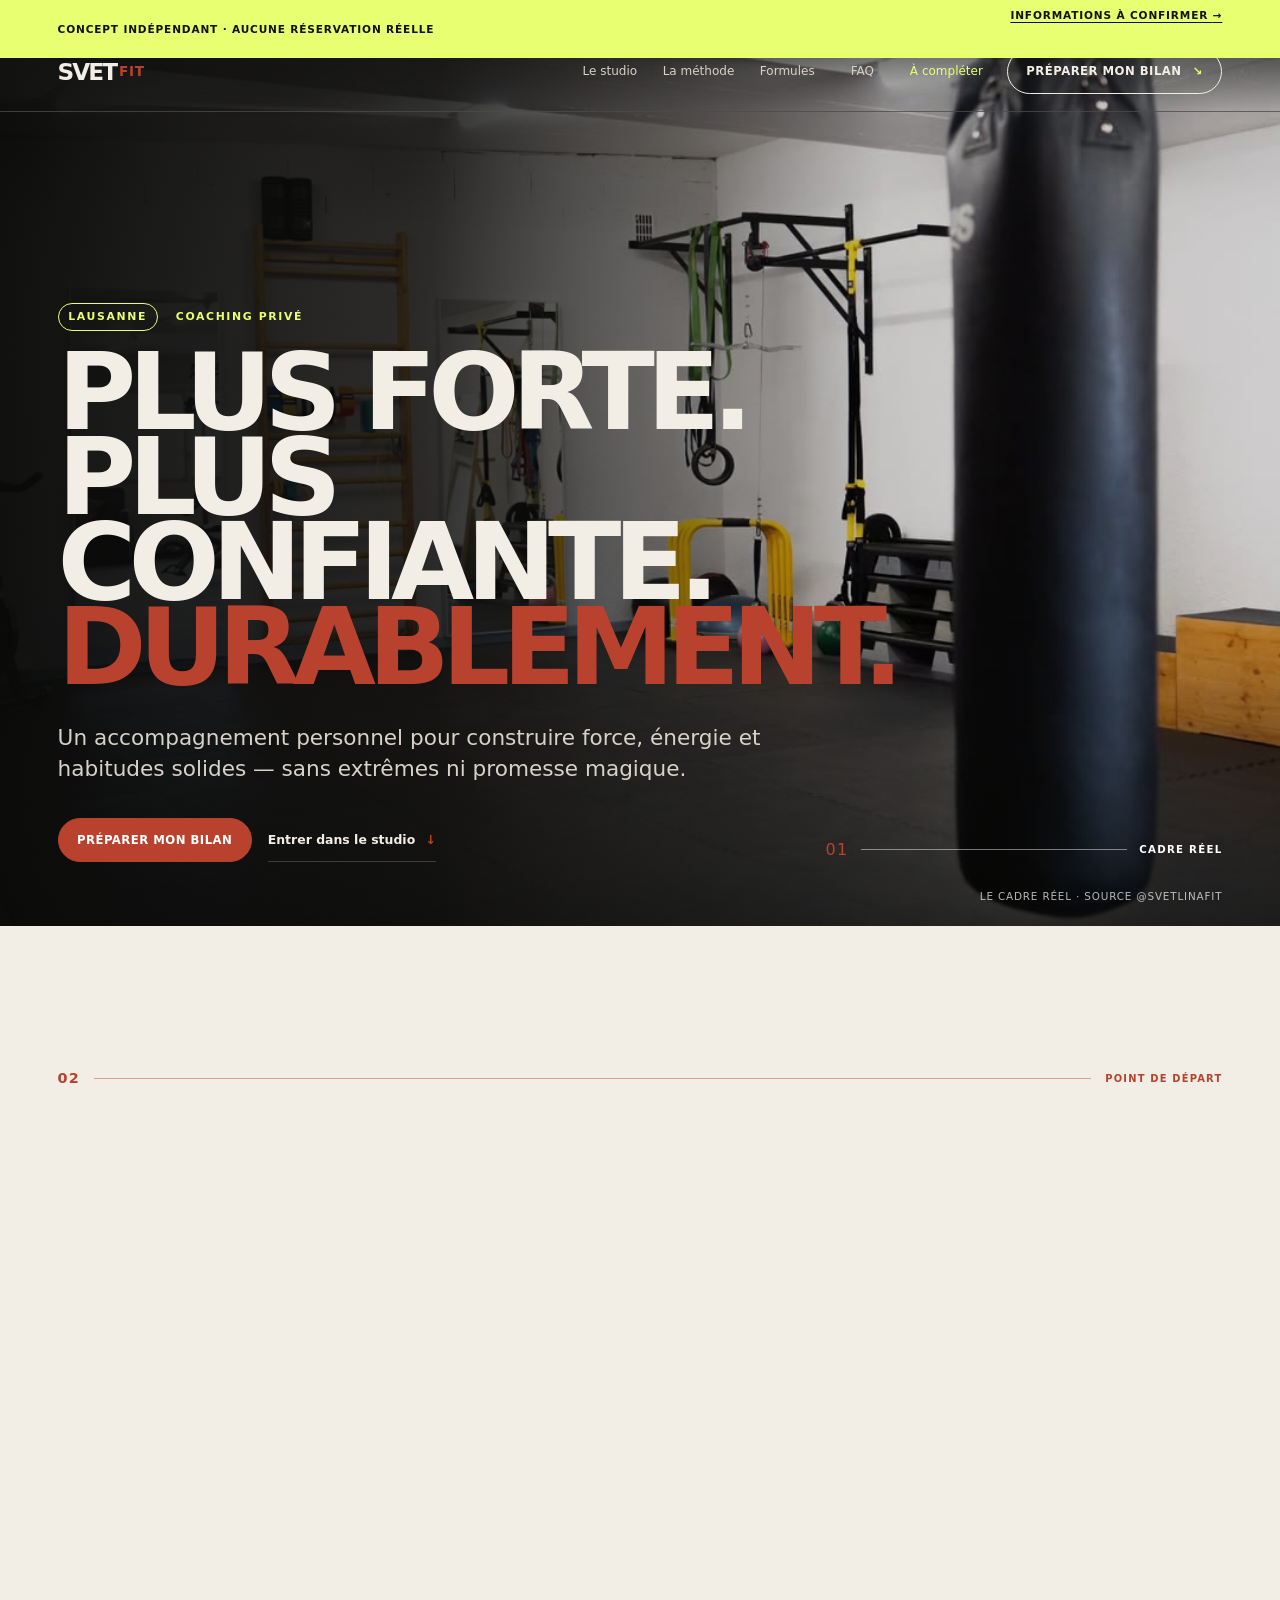
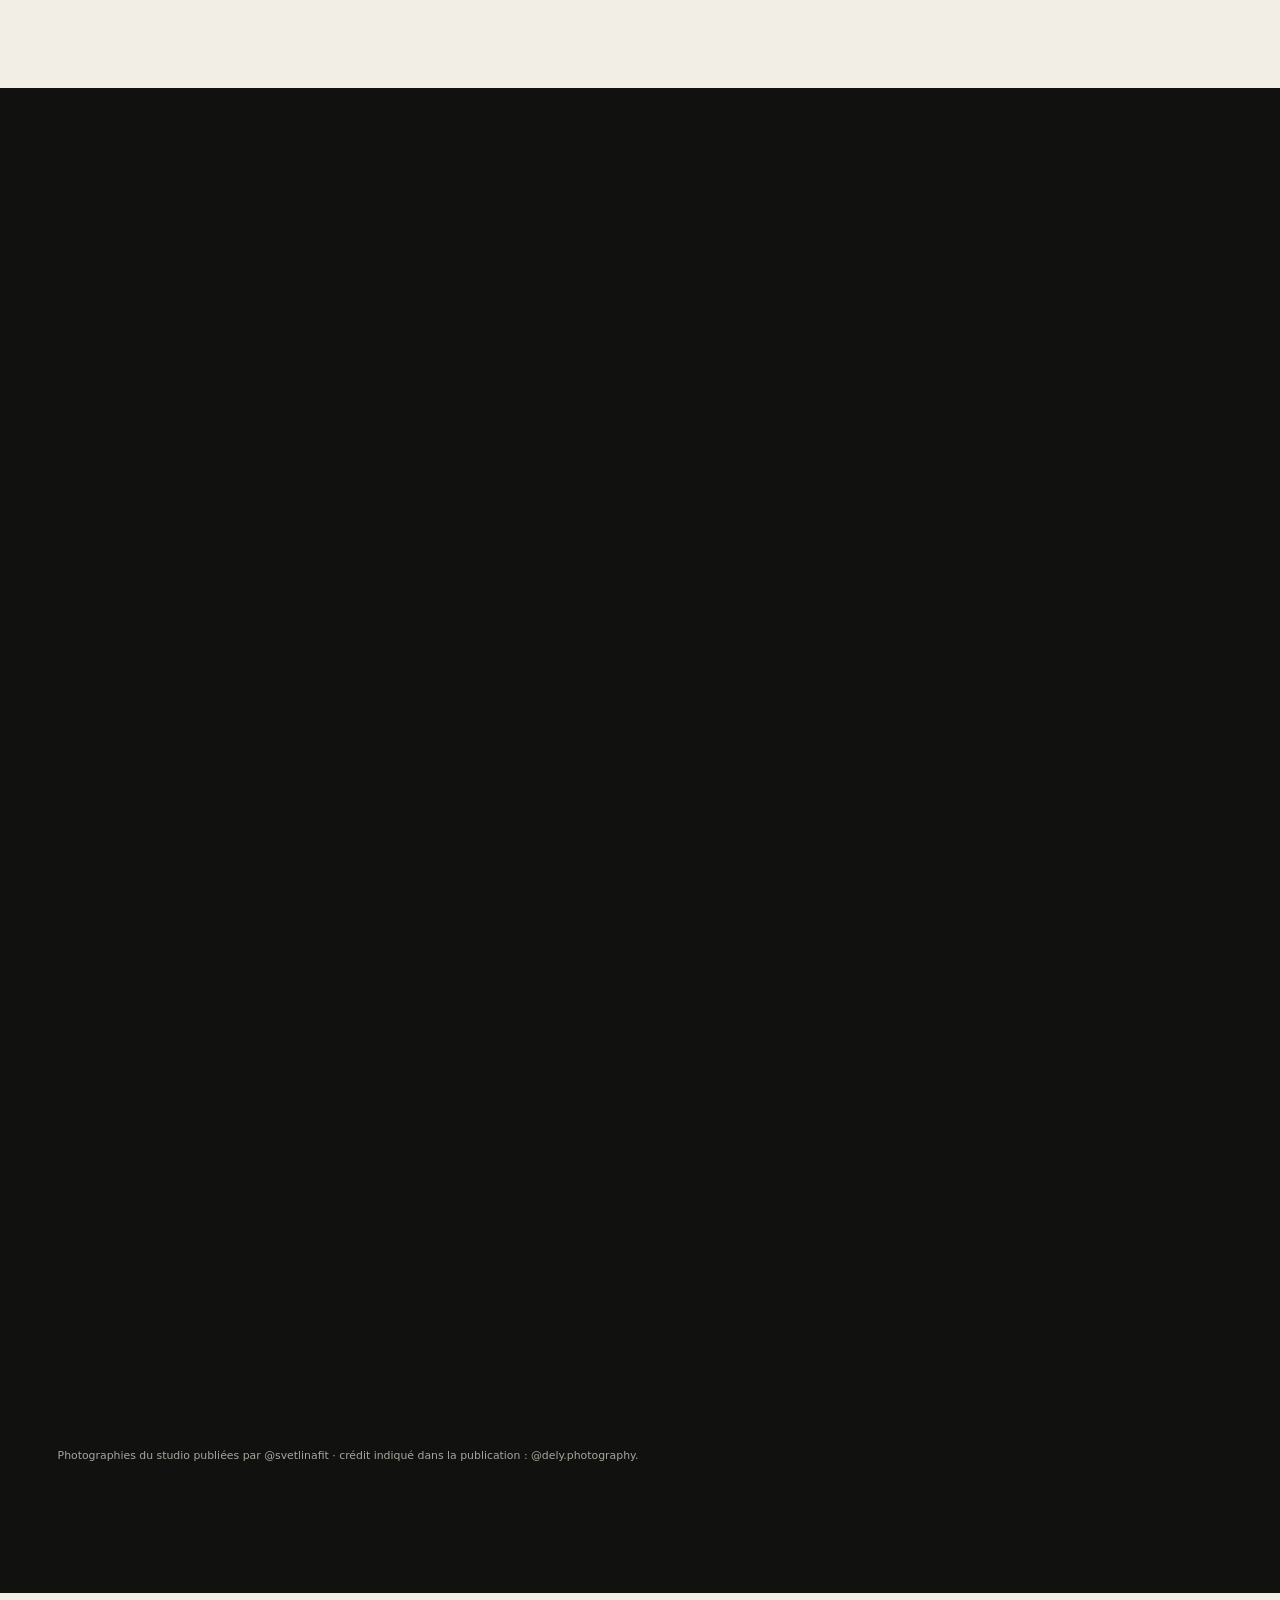
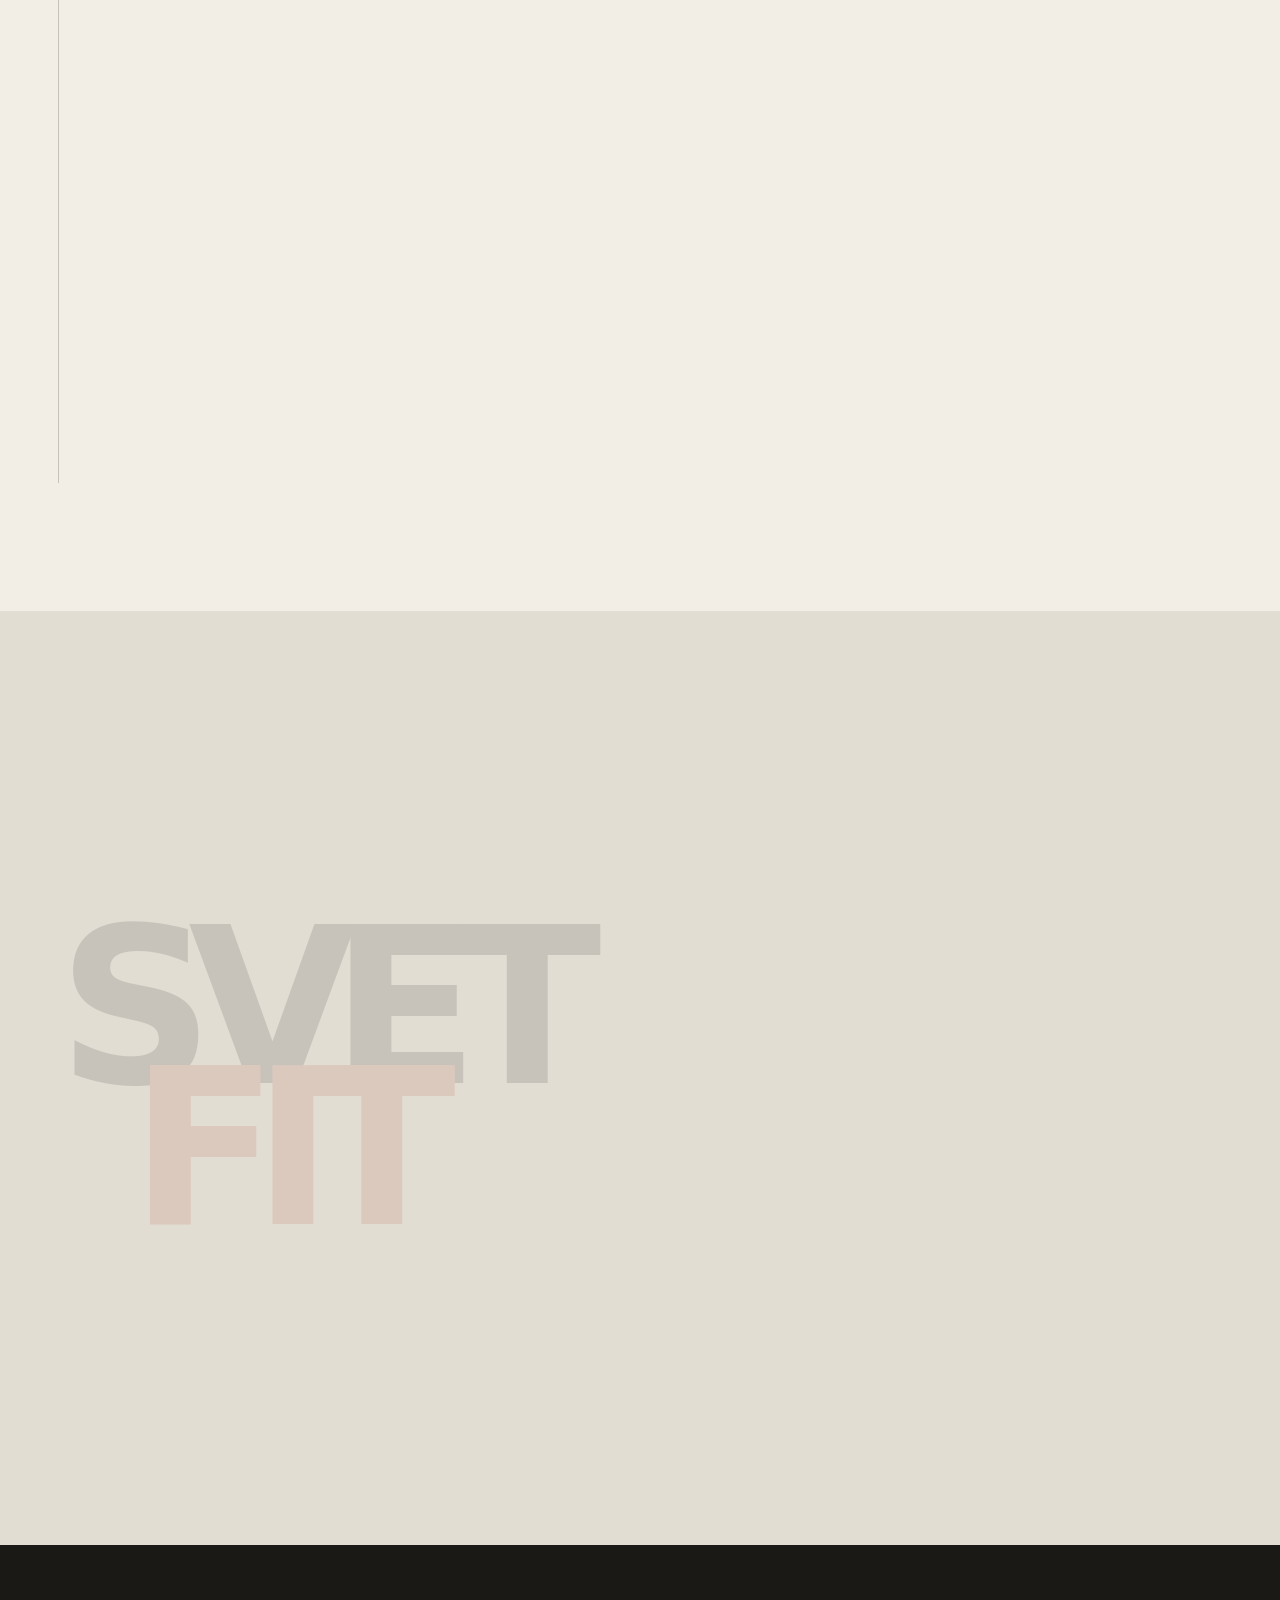
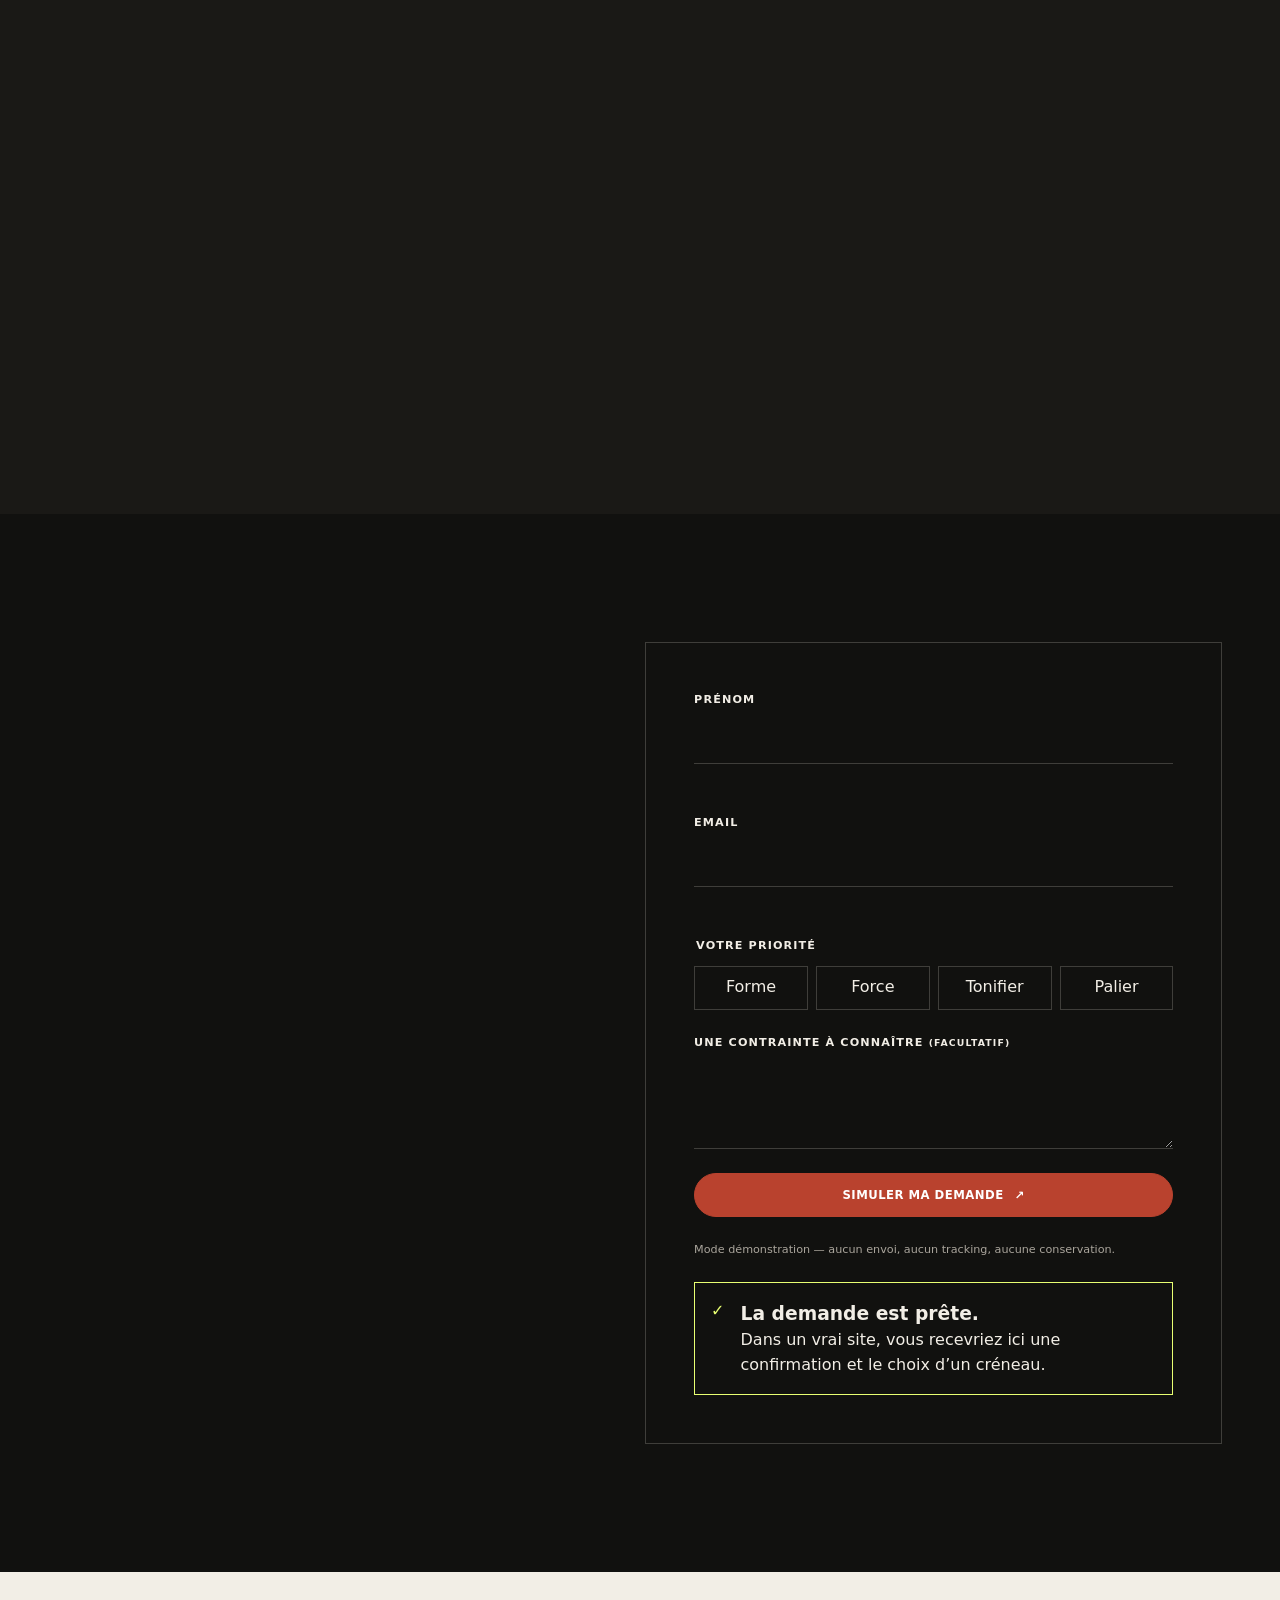
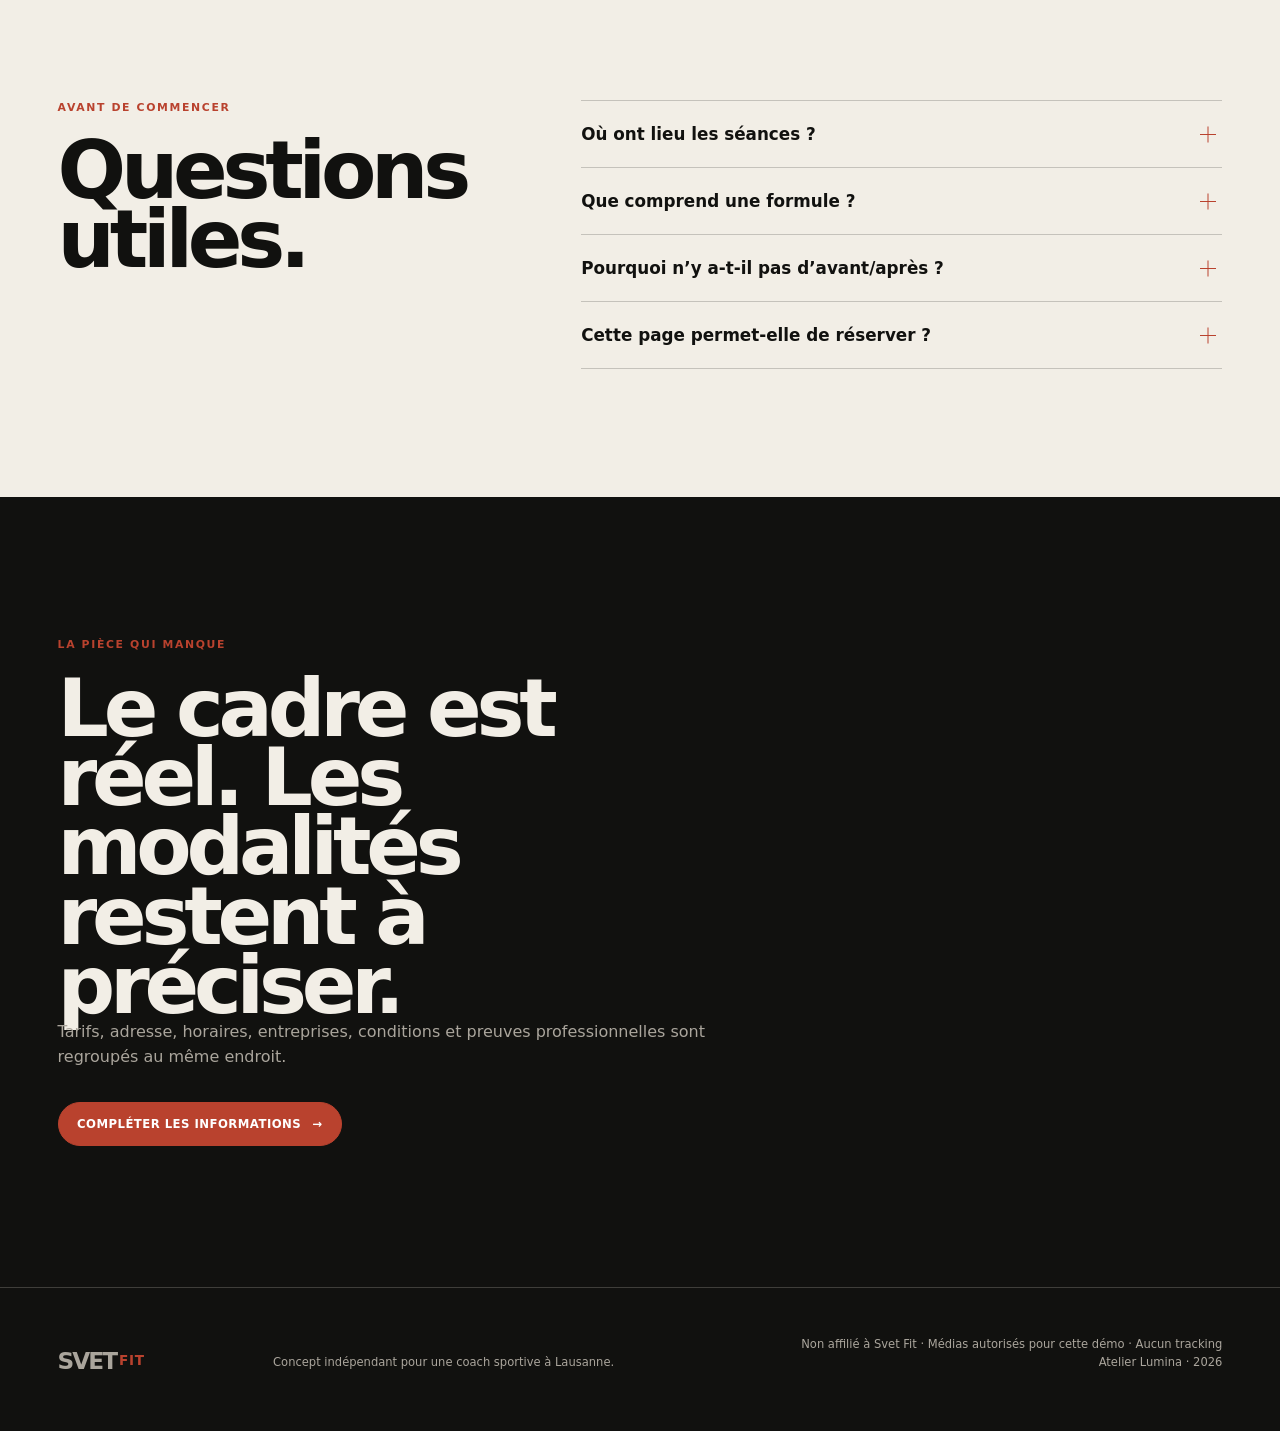
<file: demos/svet-fit/live/index.html>
<!doctype html>
<html lang="fr" class="no-js">
<head>
  <meta charset="utf-8">
  <meta name="viewport" content="width=device-width,initial-scale=1">
  <meta name="robots" content="noindex,nofollow,noarchive">
  <meta name="description" content="Concept indépendant pour Svet Fit : coaching privé, force, remise en forme et nutrition à Lausanne.">
  <meta name="theme-color" content="#11110f">
  <meta property="og:title" content="Svet Fit — plus forte, plus confiante, durablement">
  <meta property="og:description" content="Un concept de coaching privé fondé sur le cadre réel de Svet Fit.">
  <meta property="og:type" content="website">
  <meta property="og:image" content="../assets/photos/studio-overview.jpg">
  <meta name="twitter:card" content="summary_large_image">
  <meta name="twitter:title" content="Svet Fit — coaching privé">
  <meta name="twitter:description" content="Force, forme et nutrition sans extrêmes.">
  <meta name="twitter:image" content="../assets/photos/studio-overview.jpg">
  <meta http-equiv="Content-Security-Policy" content="default-src 'self'; img-src 'self' data:; style-src 'self'; script-src 'self'; connect-src 'none'; font-src 'self'; media-src 'self'; worker-src 'none'; frame-src 'none'; form-action 'none'; base-uri 'none'; object-src 'none'">
  <title>Svet Fit — concept Atelier Lumina</title>
  <link rel="icon" href="../../../favicon.svg" type="image/svg+xml">
  <link rel="stylesheet" href="styles.css">
  <link rel="stylesheet" href="mobile-rework.css?v=20260719-2">
  <script src="app.js" defer></script>
</head>
<body>
  <a class="skip-link" href="#content">Aller au contenu</a>
  <div class="concept-banner" role="note"><span>Concept indépendant · aucune réservation réelle</span><a href="completez-vos-informations.html">Informations à confirmer <span aria-hidden="true">→</span></a></div>
  <header class="site-header">
    <a class="logo" href="#top" aria-label="Svet Fit, accueil"><span>SVET</span><b>FIT</b></a>
    <button class="menu-button" type="button" aria-expanded="false" aria-controls="main-nav"><span aria-hidden="true"></span><span aria-hidden="true"></span><span class="sr-only">Ouvrir le menu</span></button>
    <nav id="main-nav" aria-label="Navigation principale"><a href="#studio">Le studio</a><a href="#methode">La méthode</a><a href="#formules">Formules</a><a href="#faq">FAQ</a><a class="nav-complete" href="completez-vos-informations.html">À compléter</a></nav>
    <a class="nav-cta" href="#bilan">Préparer mon bilan <span aria-hidden="true">↘</span></a>
  </header>

  <main id="content">
    <section class="hero" id="top" aria-labelledby="hero-title">
      <figure class="hero-media"><img src="../assets/photos/studio-overview.jpg" alt="Espace d’entraînement privé Svet Fit avec machines, poids et sac de frappe" width="1080" height="1080" fetchpriority="high"><figcaption>Le cadre réel · source @svetlinafit</figcaption></figure>
      <div class="hero-shade" aria-hidden="true"></div>
      <div class="hero-copy" data-reveal>
        <p class="kicker"><span>Lausanne</span> coaching privé</p>
        <h1 id="hero-title">Plus forte.<br>Plus confiante.<br><em>Durablement.</em></h1>
        <p class="lede">Un accompagnement personnel pour construire force, énergie et habitudes solides — sans extrêmes ni promesse magique.</p>
        <div class="hero-actions"><a class="button primary" href="#bilan">Préparer mon bilan</a><a class="soft-link" href="#studio">Entrer dans le studio <span aria-hidden="true">↓</span></a></div>
      </div>
      <div class="hero-index" aria-hidden="true"><span>01</span><i></i><b>CADRE RÉEL</b></div>
    </section>

    <section class="manifest" aria-labelledby="manifest-title">
      <div class="measure-line" aria-hidden="true"><span>02</span><i></i><b>POINT DE DÉPART</b></div>
      <div data-reveal><p class="section-label">La règle du jeu</p><h2 id="manifest-title">Mesurer sans juger.</h2></div>
      <div class="manifest-copy" data-reveal><p class="manifest-lede">Votre corps n’est pas un projet à corriger. C’est un système à comprendre, renforcer et faire progresser à votre rythme.</p><p>Dans ses publications, Svet relie transformation physique, santé, énergie et mental. Le cap annoncé : des résultats visibles et durables, sans plan extrême ni interdiction de vivre.</p></div>
    </section>

    <section class="studio" id="studio" aria-labelledby="studio-title">
      <div class="studio-head" data-reveal><div class="measure-line light" aria-hidden="true"><span>03</span><i></i><b>ESPACE PRIVÉ</b></div><p class="section-label">Le lieu fait partie de la méthode</p><h2 id="studio-title">Un espace pensé pour se concentrer sur l’essentiel.</h2><p>Pas de décor stock : voici le cadre privé présenté par Svet Fit. Force, mouvement fonctionnel et temps d’échange peuvent y cohabiter.</p></div>
      <div class="studio-gallery">
        <figure class="studio-main" data-reveal><img src="../assets/photos/studio-smith.jpg" alt="Espace force du studio avec machine guidée, banc et zone de repos" width="1080" height="1080" loading="lazy"><figcaption><span>01</span> Un cadre privé pour avancer sans bruit autour.</figcaption></figure>
        <figure data-reveal><img src="../assets/photos/studio-dumbbells.jpg" alt="Rangée d’haltères devant le mur rouge du studio Svet Fit" width="1080" height="1080" loading="lazy"><figcaption><span>02</span> Des charges pour construire une force utile.</figcaption></figure>
        <figure data-reveal><img src="../assets/photos/studio-functional.jpg" alt="Espace fonctionnel avec kettlebells, ballons et tableau de préparation" width="1080" height="1080" loading="lazy"><figcaption><span>03</span> Du matériel varié pour adapter la pratique.</figcaption></figure>
      </div>
      <p class="photo-credit">Photographies du studio publiées par @svetlinafit · crédit indiqué dans la publication : @dely.photography.</p>
    </section>

    <section class="method" id="methode" aria-labelledby="method-title">
      <header data-reveal><div class="measure-line" aria-hidden="true"><span>04</span><i></i><b>PROGRESSION</b></div><p class="section-label">Un chemin lisible</p><h2 id="method-title">Le cadre avant la performance.</h2></header>
      <ol class="method-list">
        <li data-reveal><span>01</span><div><h3>Comprendre le point de départ</h3><p>Objectif, contraintes, expérience et rythme de vie ouvrent l’échange. Le contenu exact du bilan reste à confirmer.</p></div></li>
        <li data-reveal><span>02</span><div><h3>Construire la séance</h3><p>Une pratique guidée et ajustée : remise en forme, perte de poids, tonification ou renforcement selon la priorité.</p></div></li>
        <li data-reveal><span>03</span><div><h3>Faire tenir les habitudes</h3><p>Suivi, motivation et repères entre les rendez-vous pour chercher une progression durable, sans résultat garanti.</p></div></li>
      </ol>
    </section>

    <section class="intentions" aria-labelledby="intentions-title">
      <div class="intentions-head" data-reveal><p class="section-label">Ce que l’on vient construire</p><h2 id="intentions-title">Un objectif qui part de vous.</h2><p>Le vocabulaire public de Svet Fit parle de forme, de force, de tonification et de nutrition. La démo les organise sans inventer de protocole.</p></div>
      <div class="intention-list">
        <article data-reveal><span>01</span><h3>Retrouver la forme</h3><p>Reprendre avec un cadre progressif et une attention à la régularité.</p></article>
        <article data-reveal><span>02</span><h3>Se renforcer</h3><p>Développer une force utile avec des repères techniques adaptés.</p></article>
        <article data-reveal><span>03</span><h3>Se tonifier</h3><p>Construire des habitudes d’entraînement sans raccourci ni corps modèle.</p></article>
        <article data-reveal><span>04</span><h3>Prendre un palier</h3><p>Faire évoluer sa pratique avec un plan et des ajustements réguliers.</p></article>
      </div>
    </section>

    <section class="nutrition" aria-labelledby="nutrition-title">
      <figure data-reveal><img src="../assets/photos/nutrition-evening.jpg" alt="Repas équilibré avec céréales, légumes, salade et protéines" width="1080" height="1282" loading="lazy"><figcaption>Nutrition · source @svetlinafit</figcaption></figure>
      <div data-reveal><div class="measure-line light" aria-hidden="true"><span>05</span><i></i><b>ÉQUILIBRE</b></div><p class="section-label">Nutrition sans punition</p><h2 id="nutrition-title">Manger pour avancer. Pas pour se restreindre.</h2><p>Les publications de Svet évoquent un plan alimentaire personnalisé et une alimentation équilibrée, ajustée à l’objectif, au sommeil et au rythme de vie.</p><p class="source-note">Cette démo présente une philosophie générale. Elle ne formule aucun conseil médical et ne remplace pas un professionnel de santé.</p></div>
    </section>

    <section class="pricing" id="formules" aria-labelledby="pricing-title">
      <div class="pricing-intro" data-reveal><div class="measure-line" aria-hidden="true"><span>06</span><i></i><b>FORMULES</b></div><p class="section-label">Choisir un rythme</p><h2 id="pricing-title">Une structure nette.<br><em>Des tarifs à confirmer.</em></h2><p>Les prix, durées, inclusions et conditions ne sont pas publics dans les sources consultées. Ils restent volontairement indiqués comme à confirmer.</p></div>
      <div class="price-grid">
        <article class="price-card" data-reveal><p class="price-index">01 — Découverte</p><h3>Premier échange</h3><p class="price">À confirmer</p><p>Une porte d’entrée pour préciser le point de départ et le format pertinent.</p><ul><li>Durée à confirmer</li><li>Format à confirmer</li><li>Conditions à confirmer</li></ul><a class="button outline" href="completez-vos-informations.html#tarifs-formules">Compléter l’essai</a></article>
        <article class="price-card featured" data-reveal><p class="price-index">02 — Individuel</p><h3>Coaching personnalisé</h3><p class="price">À confirmer</p><p>Un format privé construit autour de l’objectif, du niveau et du rythme.</p><ul><li>Séance ou pack à confirmer</li><li>Lieu exact à confirmer</li><li>Suivi à confirmer</li></ul><a class="button primary" href="completez-vos-informations.html#tarifs-formules">Compléter la formule</a></article>
        <article class="price-card" data-reveal><p class="price-index">03 — Continuité</p><h3>Programme suivi</h3><p class="price">À confirmer</p><p>Une continuité entre entraînement, motivation et repères alimentaires.</p><ul><li>Rythme à confirmer</li><li>Validité à confirmer</li><li>Annulation à confirmer</li></ul><a class="button outline" href="completez-vos-informations.html#annulation-preuves">Préciser les conditions</a></article>
      </div>
    </section>

    <section class="coach" id="coach" aria-labelledby="coach-title">
      <div class="coach-mark" aria-hidden="true"><span>SVET</span><b>FIT</b></div>
      <div class="coach-copy" data-reveal><div class="measure-line" aria-hidden="true"><span>07</span><i></i><b>VOTRE COACH</b></div><p class="section-label">Une présence, pas un personnage</p><h2 id="coach-title">Exigence dans le geste.<br><em>Écoute dans le parcours.</em></h2><p>Le compte confirmé <strong>@svetlinafit</strong> présente une transformation physique qui associe coaching privé, plan alimentaire personnalisé, suivi et motivation.</p><p>La bio complète, les diplômes, l’expérience et une photographie portrait restent à confirmer avant une version officielle. Rien n’est déduit.</p><a class="text-link" href="completez-vos-informations.html#instagram-preuves">Voir les preuves encore attendues <span aria-hidden="true">→</span></a></div>
    </section>

    <section class="business" id="entreprises" aria-labelledby="business-title">
      <div data-reveal><p class="section-label">Pour les entreprises</p><h2 id="business-title">Un format collectif,<br><em>à définir précisément.</em></h2></div>
      <div data-reveal><p>La démo conserve un espace pour des séances destinées au personnel. Formats, taille de groupe, lieu, disponibilité et devis doivent être validés par Svet Fit.</p><a class="button outline" href="completez-vos-informations.html#entreprises-modalites">Définir l’offre entreprises</a></div>
    </section>

    <section class="booking" id="bilan" aria-labelledby="booking-title">
      <div class="booking-intro" data-reveal><div class="measure-line light" aria-hidden="true"><span>08</span><i></i><b>PREMIER MOUVEMENT</b></div><p class="section-label">Préparer l’échange</p><h2 id="booking-title">Parlons de votre point de départ.</h2><p>Cette demande est simulée : aucune donnée n’est envoyée, stockée ou transmise.</p></div>
      <form class="booking-form" id="booking-form" novalidate>
        <div class="field"><label for="first-name">Prénom</label><input id="first-name" name="first-name" autocomplete="given-name" required><span class="field-error" aria-live="polite"></span></div>
        <div class="field"><label for="email">Email</label><input id="email" name="email" type="email" autocomplete="email" required><span class="field-error" aria-live="polite"></span></div>
        <fieldset><legend>Votre priorité</legend><div class="choices"><label><input type="radio" name="goal" value="forme" required><span>Forme</span></label><label><input type="radio" name="goal" value="force"><span>Force</span></label><label><input type="radio" name="goal" value="tonification"><span>Tonifier</span></label><label><input type="radio" name="goal" value="palier"><span>Palier</span></label></div><span class="field-error group-error" aria-live="polite"></span></fieldset>
        <div class="field"><label for="message">Une contrainte à connaître <small>(facultatif)</small></label><textarea id="message" name="message" rows="3"></textarea></div>
        <button class="button primary" type="submit">Simuler ma demande <span aria-hidden="true">↗</span></button><p class="privacy">Mode démonstration — aucun envoi, aucun tracking, aucune conservation.</p>
        <div class="success" id="booking-success" role="status" tabindex="-1" hidden><span aria-hidden="true">✓</span><div><h3>La demande est prête.</h3><p>Dans un vrai site, vous recevriez ici une confirmation et le choix d’un créneau.</p></div></div>
      </form>
    </section>

    <section class="faq" id="faq" aria-labelledby="faq-title">
      <div><p class="section-label">Avant de commencer</p><h2 id="faq-title">Questions utiles.</h2></div>
      <div class="accordion"><details><summary>Où ont lieu les séances ?<span aria-hidden="true"></span></summary><p>Le compte montre un espace privé dédié. L’adresse exacte, les horaires et les autres modes de séance restent à confirmer.</p></details><details><summary>Que comprend une formule ?<span aria-hidden="true"></span></summary><p>Coaching personnalisé, suivi, motivation et plan alimentaire sont mentionnés publiquement. Durée, prix, fréquence et conditions restent à préciser.</p></details><details><summary>Pourquoi n’y a-t-il pas d’avant/après ?<span aria-hidden="true"></span></summary><p>La démo refuse d’exposer le corps ou les données de santé d’un tiers comme argument de vente sans consentement éditorial spécifique.</p></details><details><summary>Cette page permet-elle de réserver ?<span aria-hidden="true"></span></summary><p>Non. C’est une démonstration Atelier Lumina : le formulaire fonctionne visuellement mais n’envoie et ne conserve rien.</p></details></div>
    </section>

    <section class="completion-cta" aria-labelledby="completion-title"><p class="section-label">La pièce qui manque</p><h2 id="completion-title">Le cadre est réel. Les modalités restent à préciser.</h2><p>Tarifs, adresse, horaires, entreprises, conditions et preuves professionnelles sont regroupés au même endroit.</p><a class="button primary" href="completez-vos-informations.html">Compléter les informations <span aria-hidden="true">→</span></a></section>
  </main>
  <footer><a class="logo" href="#top"><span>SVET</span><b>FIT</b></a><p>Concept indépendant pour une coach sportive à Lausanne.</p><p class="legal">Non affilié à Svet Fit · Médias autorisés pour cette démo · Aucun tracking<br>Atelier Lumina · 2026</p></footer>
</body>
</html>
</file>
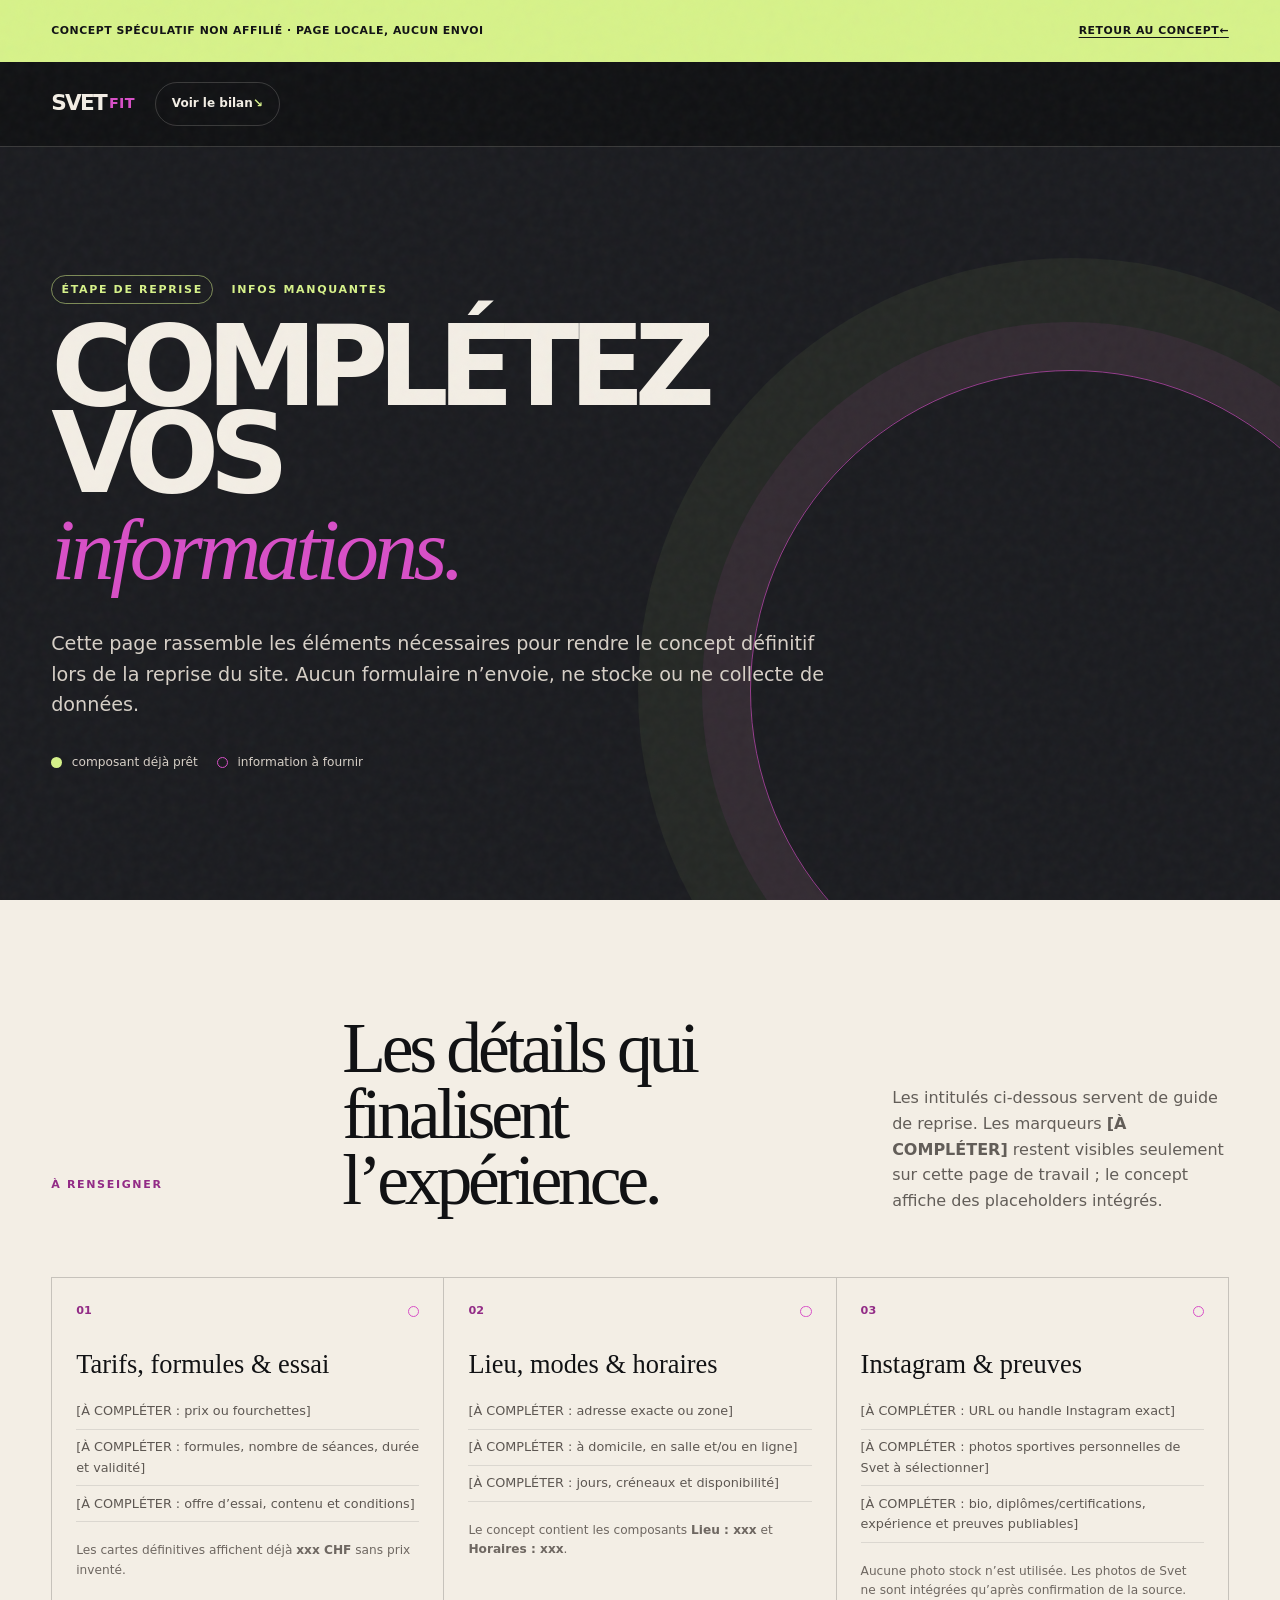
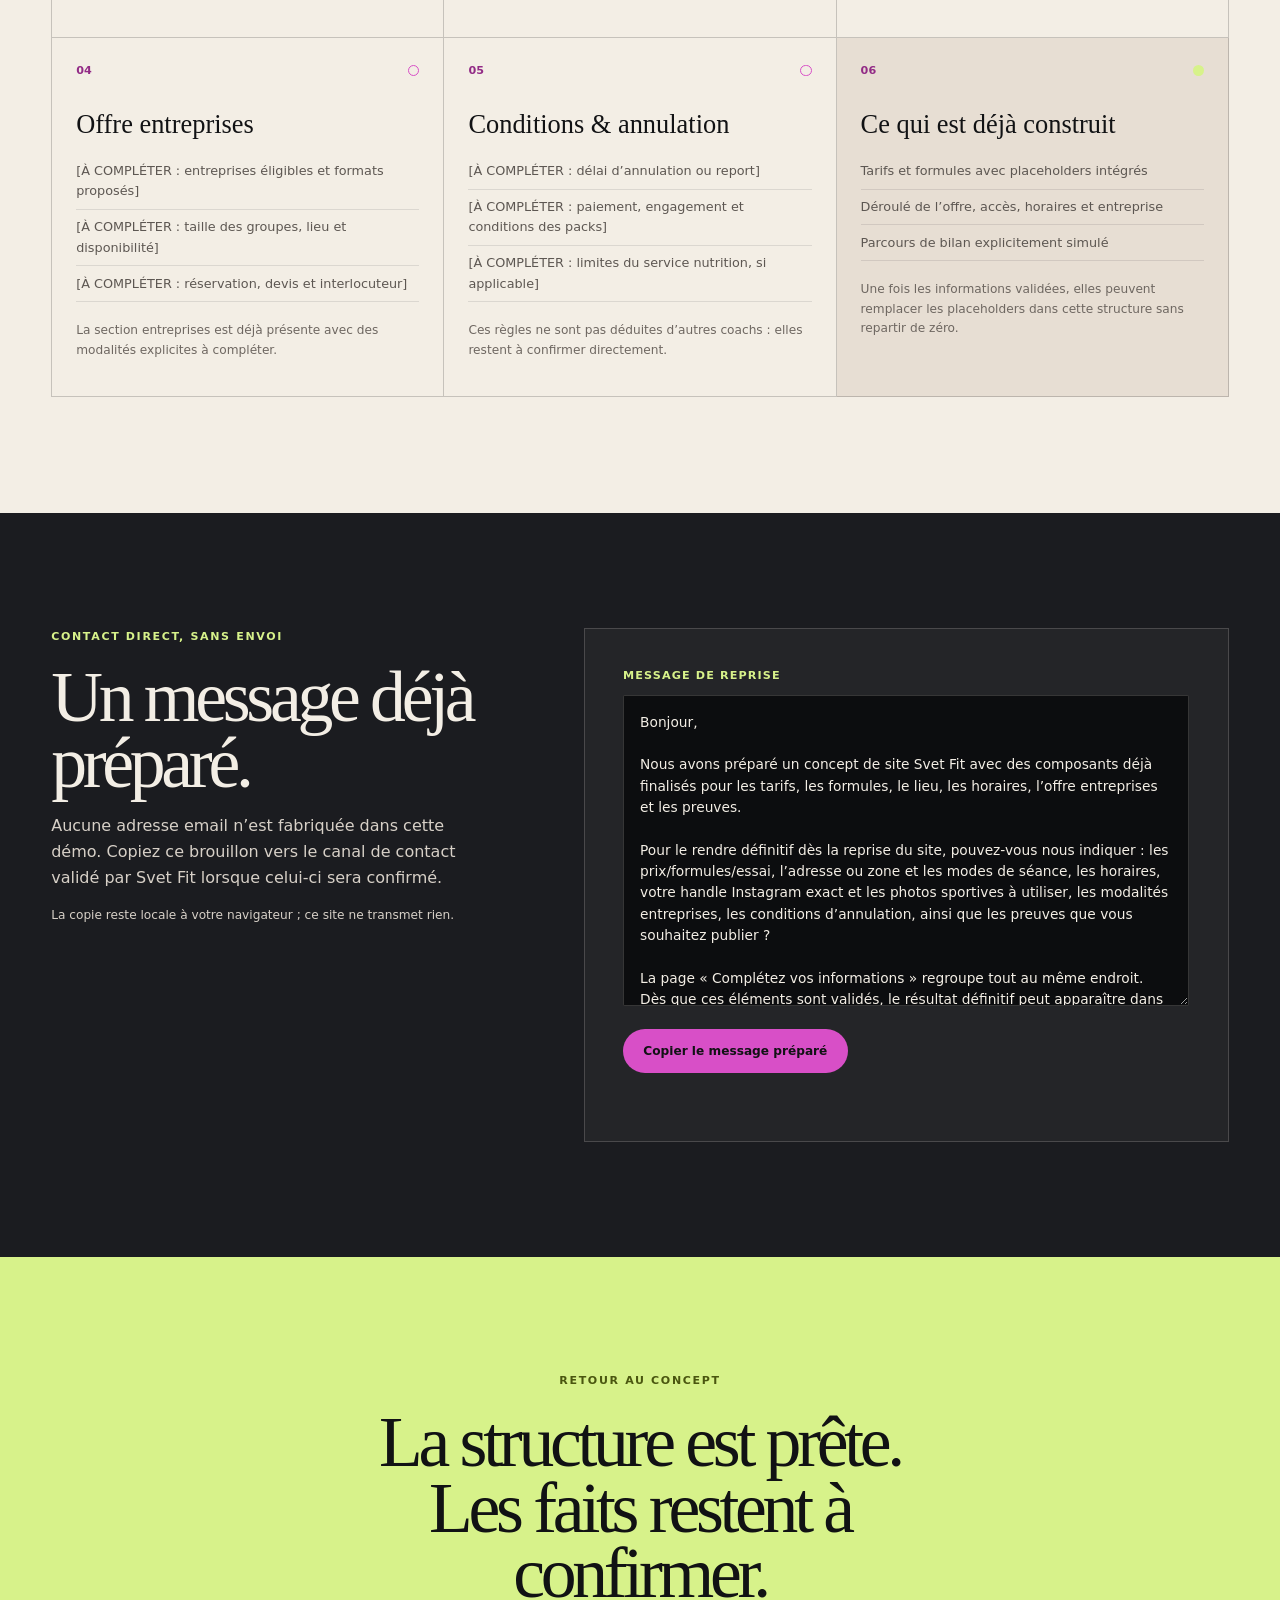
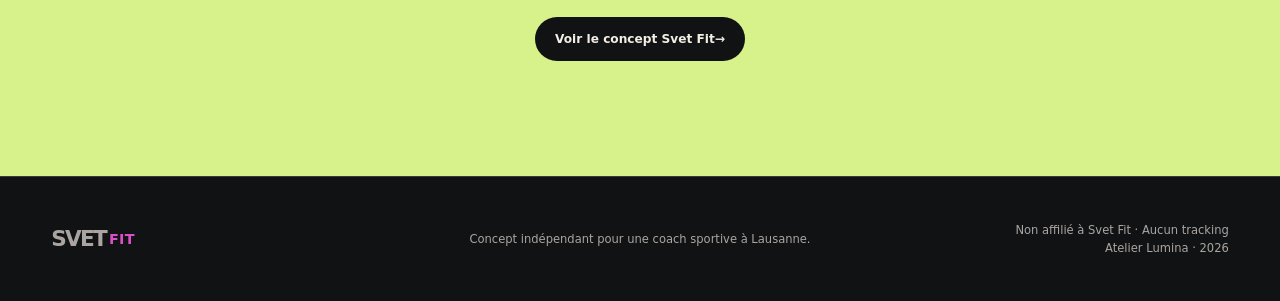
<file: demos/svet-fit/completez-vos-informations.html>
<!doctype html>
<html lang="fr" class="no-js">
<head>
  <meta charset="utf-8">
  <meta name="viewport" content="width=device-width,initial-scale=1">
  <meta name="robots" content="noindex,nofollow,noarchive">
  <meta name="description" content="Page locale de complétion des informations pour le concept Svet Fit.">
  <meta name="theme-color" content="#111214">
  <meta http-equiv="Content-Security-Policy" content="default-src 'self'; img-src 'self' data:; style-src 'self'; script-src 'self'; connect-src 'none'; font-src 'self'; media-src 'self'; worker-src 'none'; frame-src 'none'; form-action 'none'; base-uri 'none'; object-src 'none'">
  <title>Complétez vos informations — Svet Fit</title>
  <link rel="icon" href="../../favicon.svg" type="image/svg+xml">
  <link rel="stylesheet" href="styles.css">
  <link rel="stylesheet" href="mobile-rework.css">
  <script src="app.js" defer></script>
</head>
<body class="completion-page">
  <a class="skip-link" href="#content">Aller au contenu</a>
  <div class="concept-banner" role="note"><span>Concept spéculatif non affilié · page locale, aucun envoi</span><a href="index.html">Retour au concept <span aria-hidden="true">←</span></a></div>
  <header class="site-header inner-header">
    <a class="logo" href="index.html" aria-label="Svet Fit, accueil"><span>SVET</span><b>FIT</b></a>
    <a class="nav-cta" href="index.html#bilan">Voir le bilan <span aria-hidden="true">↘</span></a>
  </header>
  <main id="content">
    <section class="completion-hero">
      <p class="kicker"><span>Étape de reprise</span> Infos manquantes</p>
      <h1>Complétez vos<br><em>informations.</em></h1>
      <p class="lede">Cette page rassemble les éléments nécessaires pour rendre le concept définitif lors de la reprise du site. Aucun formulaire n’envoie, ne stocke ou ne collecte de données.</p>
      <div class="completion-legend" aria-label="Légende"><span><i class="status-dot ready" aria-hidden="true"></i> composant déjà prêt</span><span><i class="status-dot needed" aria-hidden="true"></i> information à fournir</span></div>
    </section>

    <section class="completion-list" aria-labelledby="completion-list-title">
      <div class="completion-list-head"><p class="section-label">À renseigner</p><h2 id="completion-list-title">Les détails qui finalisent l’expérience.</h2><p>Les intitulés ci-dessous servent de guide de reprise. Les marqueurs <strong>[À COMPLÉTER]</strong> restent visibles seulement sur cette page de travail ; le concept affiche des placeholders intégrés.</p></div>
      <div class="completion-grid">
        <article id="tarifs-formules" class="completion-card"><div class="card-status"><span>01</span><i class="status-dot needed" aria-label="Information à fournir"></i></div><h3>Tarifs, formules & essai</h3><ul><li>[À COMPLÉTER : prix ou fourchettes]</li><li>[À COMPLÉTER : formules, nombre de séances, durée et validité]</li><li>[À COMPLÉTER : offre d’essai, contenu et conditions]</li></ul><p>Les cartes définitives affichent déjà <strong>xxx CHF</strong> sans prix inventé.</p></article>
        <article id="lieu-modes-horaires" class="completion-card"><div class="card-status"><span>02</span><i class="status-dot needed" aria-label="Information à fournir"></i></div><h3>Lieu, modes & horaires</h3><ul><li>[À COMPLÉTER : adresse exacte ou zone]</li><li>[À COMPLÉTER : à domicile, en salle et/ou en ligne]</li><li>[À COMPLÉTER : jours, créneaux et disponibilité]</li></ul><p>Le concept contient les composants <strong>Lieu : xxx</strong> et <strong>Horaires : xxx</strong>.</p></article>
        <article id="instagram-preuves" class="completion-card"><div class="card-status"><span>03</span><i class="status-dot needed" aria-label="Information à fournir"></i></div><h3>Instagram & preuves</h3><ul><li>[À COMPLÉTER : URL ou handle Instagram exact]</li><li>[À COMPLÉTER : photos sportives personnelles de Svet à sélectionner]</li><li>[À COMPLÉTER : bio, diplômes/certifications, expérience et preuves publiables]</li></ul><p>Aucune photo stock n’est utilisée. Les photos de Svet ne sont intégrées qu’après confirmation de la source.</p></article>
        <article id="entreprises-modalites" class="completion-card"><div class="card-status"><span>04</span><i class="status-dot needed" aria-label="Information à fournir"></i></div><h3>Offre entreprises</h3><ul><li>[À COMPLÉTER : entreprises éligibles et formats proposés]</li><li>[À COMPLÉTER : taille des groupes, lieu et disponibilité]</li><li>[À COMPLÉTER : réservation, devis et interlocuteur]</li></ul><p>La section entreprises est déjà présente avec des modalités explicites à compléter.</p></article>
        <article id="annulation-preuves" class="completion-card"><div class="card-status"><span>05</span><i class="status-dot needed" aria-label="Information à fournir"></i></div><h3>Conditions & annulation</h3><ul><li>[À COMPLÉTER : délai d’annulation ou report]</li><li>[À COMPLÉTER : paiement, engagement et conditions des packs]</li><li>[À COMPLÉTER : limites du service nutrition, si applicable]</li></ul><p>Ces règles ne sont pas déduites d’autres coachs : elles restent à confirmer directement.</p></article>
        <article class="completion-card muted-card"><div class="card-status"><span>06</span><i class="status-dot ready" aria-label="Composant déjà prêt"></i></div><h3>Ce qui est déjà construit</h3><ul><li>Tarifs et formules avec placeholders intégrés</li><li>Déroulé de l’offre, accès, horaires et entreprise</li><li>Parcours de bilan explicitement simulé</li></ul><p>Une fois les informations validées, elles peuvent remplacer les placeholders dans cette structure sans repartir de zéro.</p></article>
      </div>
    </section>

    <section class="contact-draft" aria-labelledby="contact-draft-title">
      <div><p class="section-label">Contact direct, sans envoi</p><h2 id="contact-draft-title">Un message déjà préparé.</h2><p>Aucune adresse email n’est fabriquée dans cette démo. Copiez ce brouillon vers le canal de contact validé par Svet Fit lorsque celui-ci sera confirmé.</p><p class="micro-copy">La copie reste locale à votre navigateur ; ce site ne transmet rien.</p></div>
      <div class="draft-panel"><label for="prepared-message">Message de reprise</label><textarea id="prepared-message" rows="13" readonly>Bonjour,

Nous avons préparé un concept de site Svet Fit avec des composants déjà finalisés pour les tarifs, les formules, le lieu, les horaires, l’offre entreprises et les preuves.

Pour le rendre définitif dès la reprise du site, pouvez-vous nous indiquer : les prix/formules/essai, l’adresse ou zone et les modes de séance, les horaires, votre handle Instagram exact et les photos sportives à utiliser, les modalités entreprises, les conditions d’annulation, ainsi que les preuves que vous souhaitez publier ?

La page « Complétez vos informations » regroupe tout au même endroit. Dès que ces éléments sont validés, le résultat définitif peut apparaître dans cette structure, sans devoir la reconstruire.

Merci.</textarea><button class="button primary" type="button" data-copy-message data-copy-source="prepared-message">Copier le message préparé</button><p class="copy-status" role="status" aria-live="polite"></p><noscript><p class="copy-fallback">JavaScript est désactivé : le message reste sélectionnable dans le champ ci-dessus pour une copie manuelle.</p></noscript></div>
    </section>

    <section class="completion-cta final-cta" aria-labelledby="return-title"><p class="section-label">Retour au concept</p><h2 id="return-title">La structure est prête. Les faits restent à confirmer.</h2><a class="button primary" href="index.html">Voir le concept Svet Fit <span aria-hidden="true">→</span></a></section>
  </main>
  <footer><a class="logo" href="index.html"><span>SVET</span><b>FIT</b></a><p>Concept indépendant pour une coach sportive à Lausanne.</p><p class="legal">Non affilié à Svet Fit · Aucun tracking<br>Atelier Lumina · 2026</p></footer>
</body>
</html>
</file>
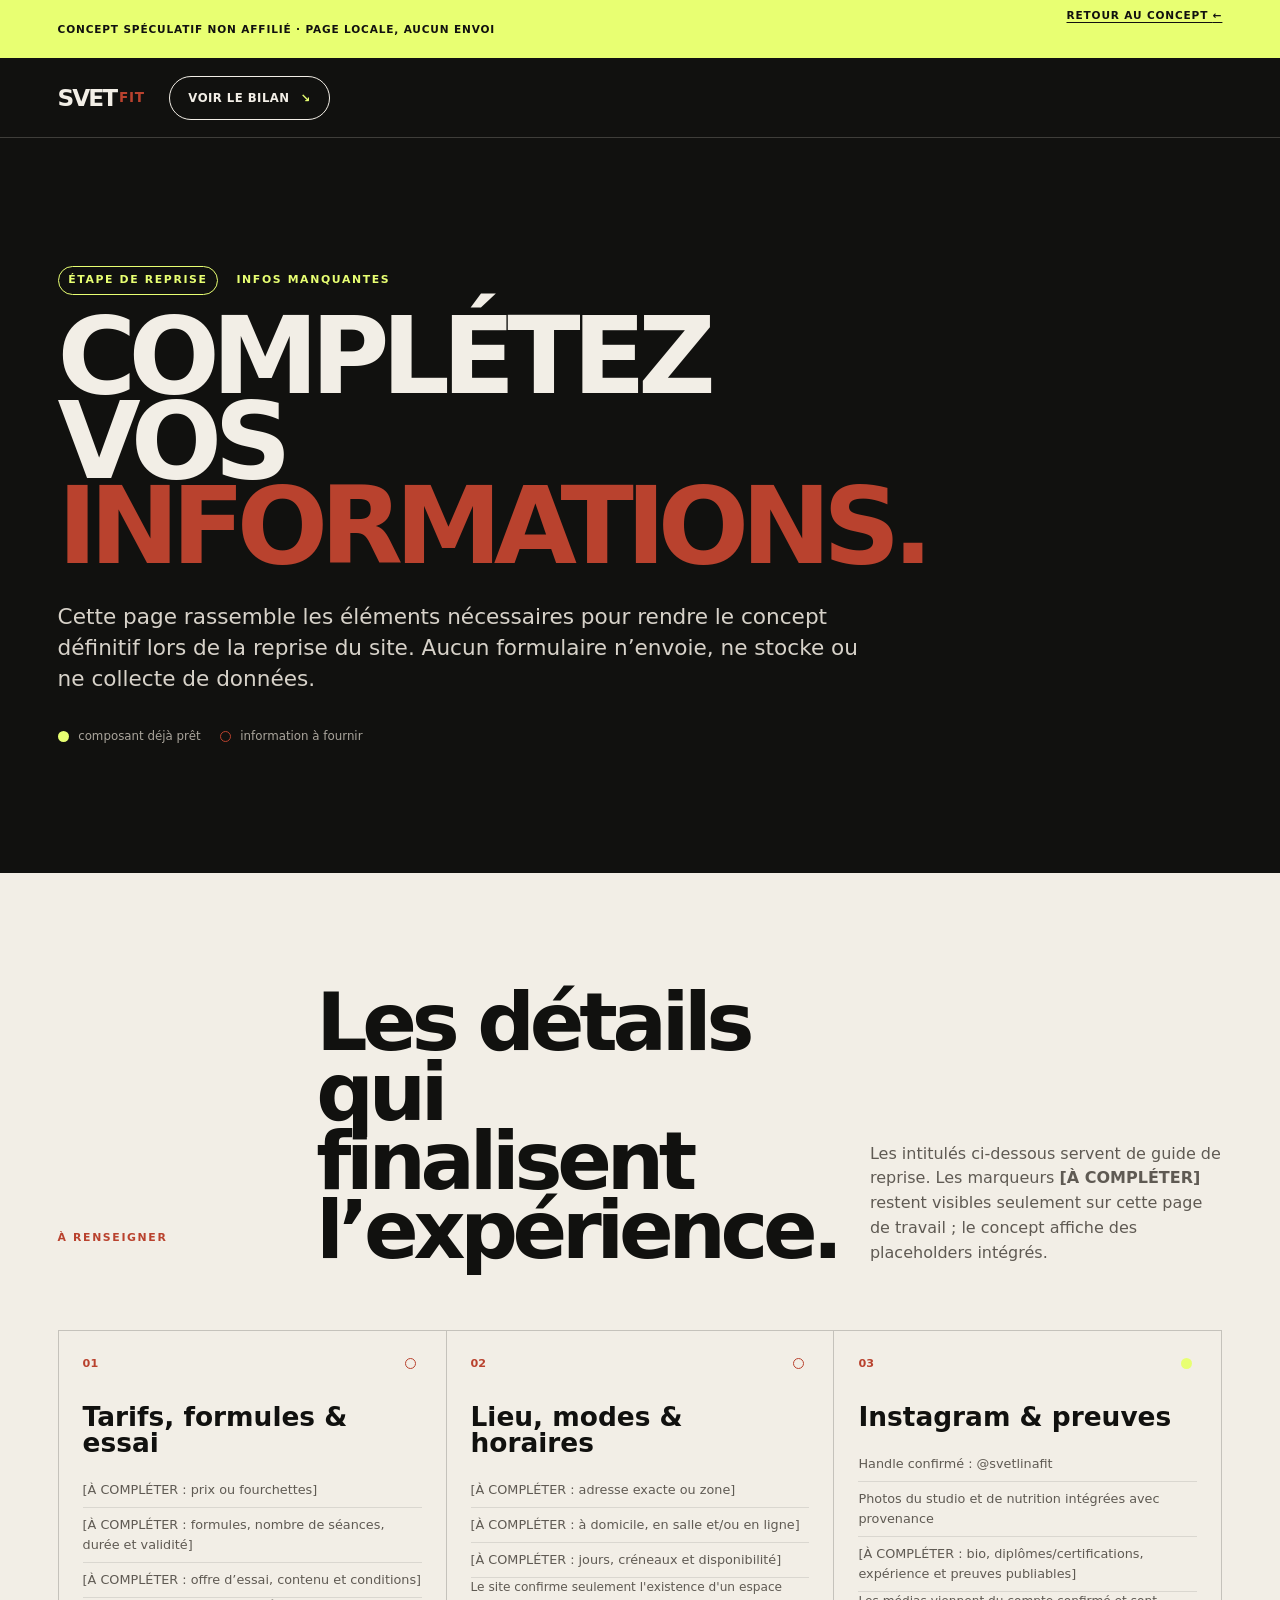
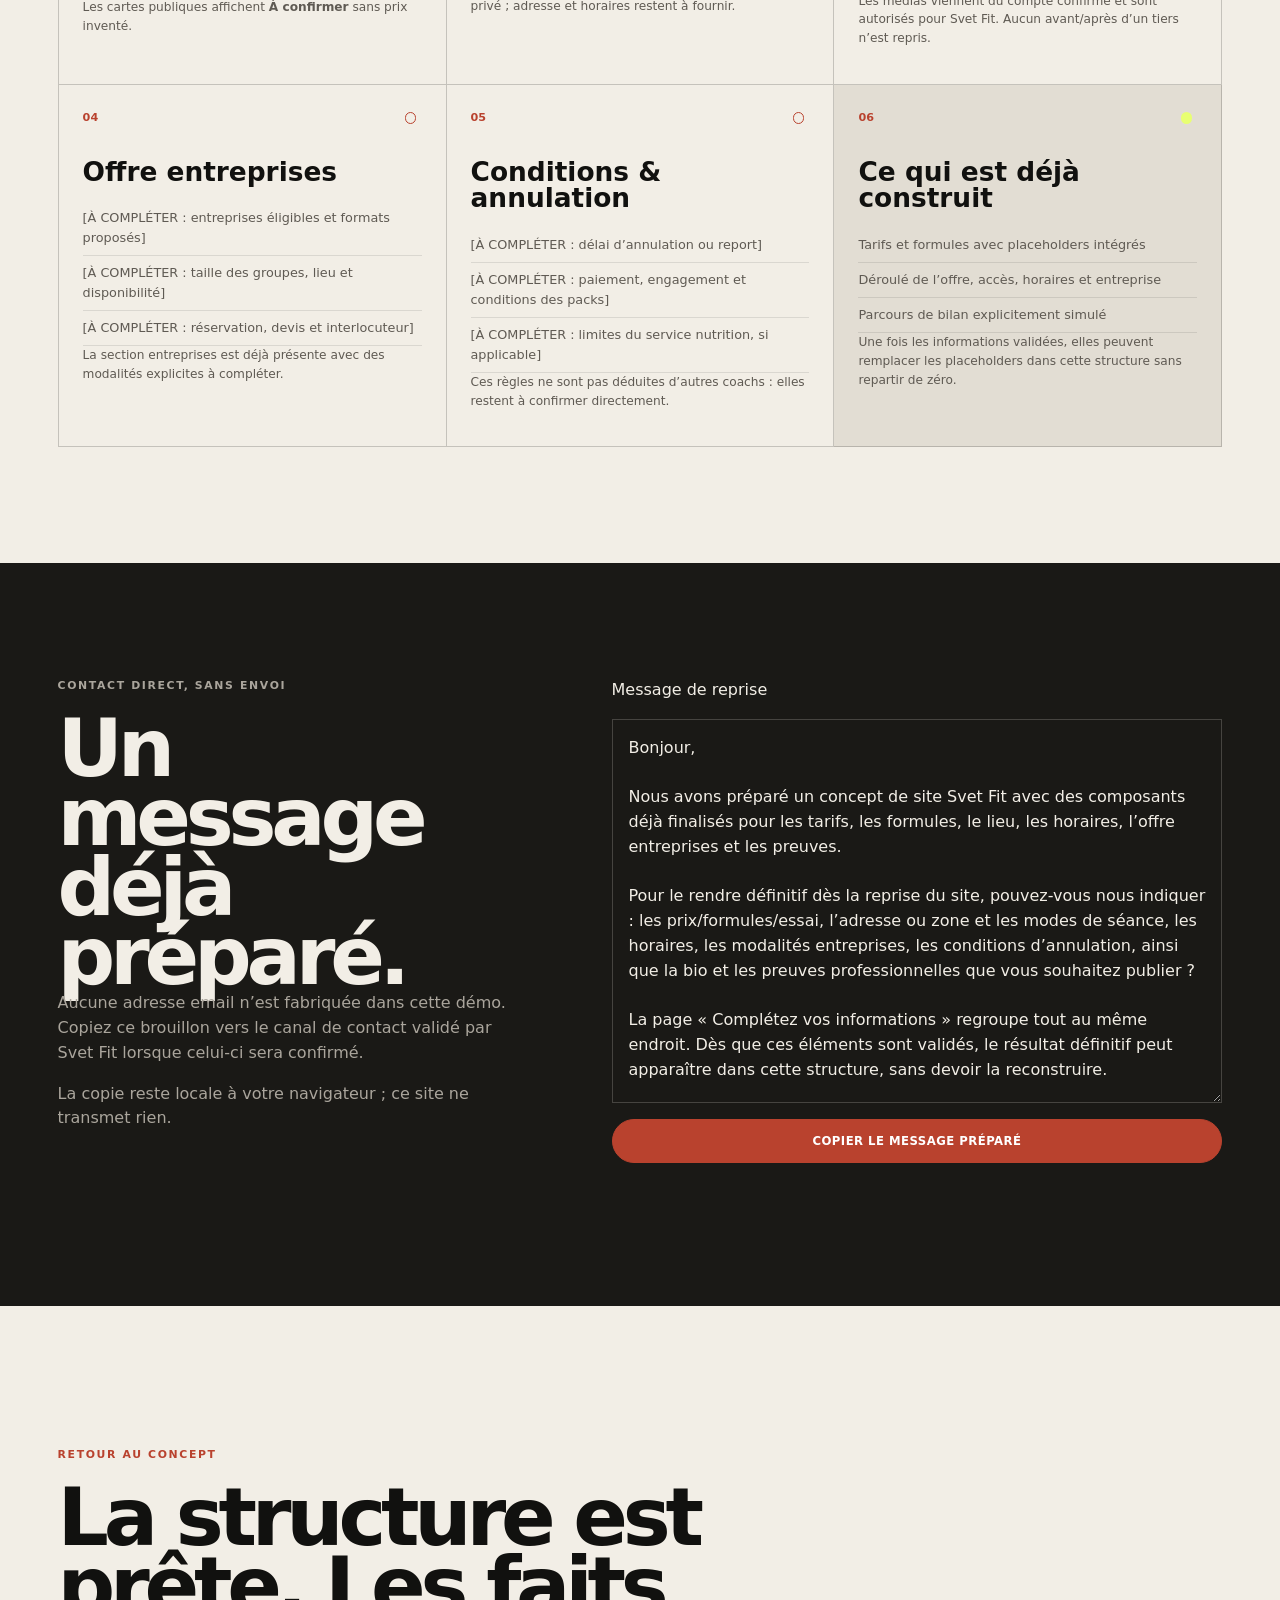
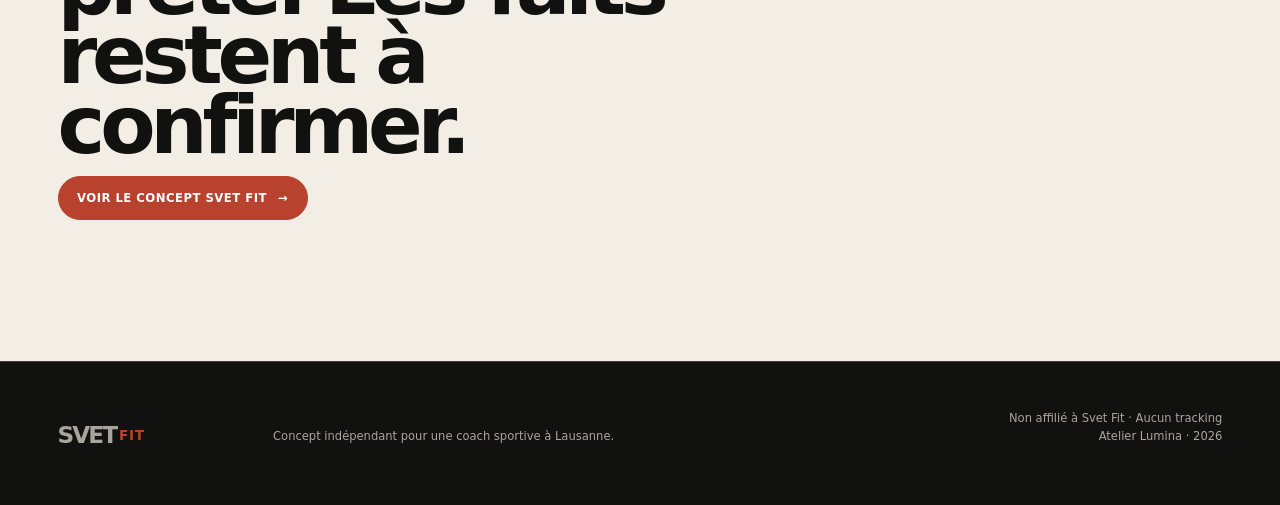
<file: demos/svet-fit/live/completez-vos-informations.html>
<!doctype html>
<html lang="fr" class="no-js">
<head>
  <meta charset="utf-8">
  <meta name="viewport" content="width=device-width,initial-scale=1">
  <meta name="robots" content="noindex,nofollow,noarchive">
  <meta name="description" content="Page locale de complétion des informations pour le concept Svet Fit.">
  <meta name="theme-color" content="#111214">
  <meta http-equiv="Content-Security-Policy" content="default-src 'self'; img-src 'self' data:; style-src 'self'; script-src 'self'; connect-src 'none'; font-src 'self'; media-src 'self'; worker-src 'none'; frame-src 'none'; form-action 'none'; base-uri 'none'; object-src 'none'">
  <title>Complétez vos informations — Svet Fit</title>
  <link rel="icon" href="../../../favicon.svg" type="image/svg+xml">
  <link rel="stylesheet" href="styles.css">
  <link rel="stylesheet" href="mobile-rework.css?v=20260719-2">
  <script src="app.js" defer></script>
</head>
<body class="completion-page">
  <a class="skip-link" href="#content">Aller au contenu</a>
  <div class="concept-banner" role="note"><span>Concept spéculatif non affilié · page locale, aucun envoi</span><a href="index.html">Retour au concept <span aria-hidden="true">←</span></a></div>
  <header class="site-header inner-header">
    <a class="logo" href="index.html" aria-label="Svet Fit, accueil"><span>SVET</span><b>FIT</b></a>
    <a class="nav-cta" href="index.html#bilan">Voir le bilan <span aria-hidden="true">↘</span></a>
  </header>
  <main id="content">
    <section class="completion-hero">
      <p class="kicker"><span>Étape de reprise</span> Infos manquantes</p>
      <h1>Complétez vos<br><em>informations.</em></h1>
      <p class="lede">Cette page rassemble les éléments nécessaires pour rendre le concept définitif lors de la reprise du site. Aucun formulaire n’envoie, ne stocke ou ne collecte de données.</p>
      <div class="completion-legend" aria-label="Légende"><span><i class="status-dot ready" aria-hidden="true"></i> composant déjà prêt</span><span><i class="status-dot needed" aria-hidden="true"></i> information à fournir</span></div>
    </section>

    <section class="completion-list" aria-labelledby="completion-list-title">
      <div class="completion-list-head"><p class="section-label">À renseigner</p><h2 id="completion-list-title">Les détails qui finalisent l’expérience.</h2><p>Les intitulés ci-dessous servent de guide de reprise. Les marqueurs <strong>[À COMPLÉTER]</strong> restent visibles seulement sur cette page de travail ; le concept affiche des placeholders intégrés.</p></div>
      <div class="completion-grid">
        <article id="tarifs-formules" class="completion-card"><div class="card-status"><span>01</span><i class="status-dot needed" aria-label="Information à fournir"></i></div><h3>Tarifs, formules & essai</h3><ul><li>[À COMPLÉTER : prix ou fourchettes]</li><li>[À COMPLÉTER : formules, nombre de séances, durée et validité]</li><li>[À COMPLÉTER : offre d’essai, contenu et conditions]</li></ul><p>Les cartes publiques affichent <strong>À confirmer</strong> sans prix inventé.</p></article>
        <article id="lieu-modes-horaires" class="completion-card"><div class="card-status"><span>02</span><i class="status-dot needed" aria-label="Information à fournir"></i></div><h3>Lieu, modes & horaires</h3><ul><li>[À COMPLÉTER : adresse exacte ou zone]</li><li>[À COMPLÉTER : à domicile, en salle et/ou en ligne]</li><li>[À COMPLÉTER : jours, créneaux et disponibilité]</li></ul><p>Le site confirme seulement l'existence d'un espace privé ; adresse et horaires restent à fournir.</p></article>
        <article id="instagram-preuves" class="completion-card"><div class="card-status"><span>03</span><i class="status-dot ready" aria-label="Source confirmée"></i></div><h3>Instagram & preuves</h3><ul><li>Handle confirmé : @svetlinafit</li><li>Photos du studio et de nutrition intégrées avec provenance</li><li>[À COMPLÉTER : bio, diplômes/certifications, expérience et preuves publiables]</li></ul><p>Les médias viennent du compte confirmé et sont autorisés pour Svet Fit. Aucun avant/après d’un tiers n’est repris.</p></article>
        <article id="entreprises-modalites" class="completion-card"><div class="card-status"><span>04</span><i class="status-dot needed" aria-label="Information à fournir"></i></div><h3>Offre entreprises</h3><ul><li>[À COMPLÉTER : entreprises éligibles et formats proposés]</li><li>[À COMPLÉTER : taille des groupes, lieu et disponibilité]</li><li>[À COMPLÉTER : réservation, devis et interlocuteur]</li></ul><p>La section entreprises est déjà présente avec des modalités explicites à compléter.</p></article>
        <article id="annulation-preuves" class="completion-card"><div class="card-status"><span>05</span><i class="status-dot needed" aria-label="Information à fournir"></i></div><h3>Conditions & annulation</h3><ul><li>[À COMPLÉTER : délai d’annulation ou report]</li><li>[À COMPLÉTER : paiement, engagement et conditions des packs]</li><li>[À COMPLÉTER : limites du service nutrition, si applicable]</li></ul><p>Ces règles ne sont pas déduites d’autres coachs : elles restent à confirmer directement.</p></article>
        <article class="completion-card muted-card"><div class="card-status"><span>06</span><i class="status-dot ready" aria-label="Composant déjà prêt"></i></div><h3>Ce qui est déjà construit</h3><ul><li>Tarifs et formules avec placeholders intégrés</li><li>Déroulé de l’offre, accès, horaires et entreprise</li><li>Parcours de bilan explicitement simulé</li></ul><p>Une fois les informations validées, elles peuvent remplacer les placeholders dans cette structure sans repartir de zéro.</p></article>
      </div>
    </section>

    <section class="contact-draft" aria-labelledby="contact-draft-title">
      <div><p class="section-label">Contact direct, sans envoi</p><h2 id="contact-draft-title">Un message déjà préparé.</h2><p>Aucune adresse email n’est fabriquée dans cette démo. Copiez ce brouillon vers le canal de contact validé par Svet Fit lorsque celui-ci sera confirmé.</p><p class="micro-copy">La copie reste locale à votre navigateur ; ce site ne transmet rien.</p></div>
      <div class="draft-panel"><label for="prepared-message">Message de reprise</label><textarea id="prepared-message" rows="13" readonly>Bonjour,

Nous avons préparé un concept de site Svet Fit avec des composants déjà finalisés pour les tarifs, les formules, le lieu, les horaires, l’offre entreprises et les preuves.

Pour le rendre définitif dès la reprise du site, pouvez-vous nous indiquer : les prix/formules/essai, l’adresse ou zone et les modes de séance, les horaires, les modalités entreprises, les conditions d’annulation, ainsi que la bio et les preuves professionnelles que vous souhaitez publier ?

La page « Complétez vos informations » regroupe tout au même endroit. Dès que ces éléments sont validés, le résultat définitif peut apparaître dans cette structure, sans devoir la reconstruire.

Merci.</textarea><button class="button primary" type="button" data-copy-message data-copy-source="prepared-message">Copier le message préparé</button><p class="copy-status" role="status" aria-live="polite"></p><noscript><p class="copy-fallback">JavaScript est désactivé : le message reste sélectionnable dans le champ ci-dessus pour une copie manuelle.</p></noscript></div>
    </section>

    <section class="completion-cta final-cta" aria-labelledby="return-title"><p class="section-label">Retour au concept</p><h2 id="return-title">La structure est prête. Les faits restent à confirmer.</h2><a class="button primary" href="index.html">Voir le concept Svet Fit <span aria-hidden="true">→</span></a></section>
  </main>
  <footer><a class="logo" href="index.html"><span>SVET</span><b>FIT</b></a><p>Concept indépendant pour une coach sportive à Lausanne.</p><p class="legal">Non affilié à Svet Fit · Aucun tracking<br>Atelier Lumina · 2026</p></footer>
</body>
</html>
</file>
<file: root.css>
:root{--blue:#1117e8;--bone:#f2eee5;--acid:#e7ff52;--ink:#080921}
*{box-sizing:border-box}
html{background:var(--blue)}
body{display:grid;min-height:100svh;margin:0;place-items:center;padding:1.5rem;background:radial-gradient(circle at 70% 20%,rgba(231,255,82,.14),transparent 28%),var(--blue);color:var(--bone);font:400 1rem/1.5 ui-sans-serif,system-ui,sans-serif}
main{width:min(100%,62rem);padding:clamp(2rem,8vw,7rem);border:1px solid rgba(242,238,229,.4)}
main p{margin:0 0 1rem;color:var(--acid);font-size:.7rem;font-weight:800;letter-spacing:.14em;text-transform:uppercase}
h1{margin:0 0 2.5rem;font:300 clamp(4rem,12vw,10rem)/.82 Georgia,serif;letter-spacing:-.07em}
main>a{display:inline-flex;padding:.9rem 1.1rem;background:var(--acid);color:var(--ink);font-weight:800;text-decoration:none}
.skip-link{position:fixed;top:.75rem;left:.75rem;padding:.8rem 1rem;background:var(--acid);color:var(--ink);font-weight:800;opacity:0;transform:translateY(-180%)}
.skip-link:focus-visible{z-index:10;opacity:1;transform:none}
:focus-visible{outline:3px solid var(--acid);outline-offset:4px}
</file>
<file: shared/gate.css>
.lumina-gate-shell{position:relative;isolation:isolate}
.lumina-gate-panel{display:grid;place-items:center;min-height:26rem;padding:clamp(1.5rem,5vw,4rem);border:1px solid color-mix(in srgb,currentColor 18%,transparent);border-radius:1.5rem;background:color-mix(in srgb,#111214 92%,transparent);color:#f5efe5;overflow:hidden}
.lumina-gate-panel::before{content:"";position:absolute;inset:0;z-index:-1;background:radial-gradient(circle at 70% 20%,rgba(216,79,199,.2),transparent 35%),radial-gradient(circle at 10% 90%,rgba(215,242,138,.12),transparent 30%)}
.lumina-gate-card{width:min(100%,28rem)}
.lumina-gate-kicker{margin:0 0 .7rem;color:#d7f28a;font-size:.72rem;font-weight:800;letter-spacing:.16em;text-transform:uppercase}
.lumina-gate-title{margin:0 0 .8rem;font:500 clamp(1.8rem,5vw,3rem)/1.02 Georgia,serif;letter-spacing:-.035em}
.lumina-gate-copy{margin:0 0 1.4rem;color:#bcb7b0;max-width:38ch}
.lumina-gate-form{display:flex;gap:.6rem;flex-wrap:wrap}
.lumina-gate-label{position:absolute;width:1px;height:1px;padding:0;margin:-1px;overflow:hidden;clip:rect(0,0,0,0);white-space:nowrap;border:0}
.lumina-gate-input{min-width:0;flex:1 1 12rem;padding:.95rem 1rem;border:1px solid #4c4945;border-radius:999px;background:#1b1b1b;color:#fff;font:inherit;letter-spacing:.16em}
.lumina-gate-input:focus-visible{outline:3px solid #d7f28a;outline-offset:3px}
.lumina-gate-submit{min-height:44px;padding:.95rem 1.25rem;border:0;border-radius:999px;background:#d7f28a;color:#111214;font:800 .82rem/1 system-ui;cursor:pointer}
.lumina-gate-submit:hover{filter:brightness(1.05)}
.lumina-gate-error{min-height:1.4em;margin:.75rem 0 0;color:#ff9adf;font-weight:700;font-size:.86rem}
.lumina-gate-noscript{margin:1rem 0 0;padding:.8rem;border:1px solid #ff9adf;color:#ffd0ef;font-weight:700;font-size:.82rem}
.lumina-gate-overlay{position:fixed;inset:0;z-index:9999;display:grid;place-items:center;padding:1rem;background:rgba(9,9,10,.96);backdrop-filter:blur(18px)}
.lumina-gate-panel.lumina-gate-overlay{width:100%;min-height:100svh;border:0;border-radius:0}
.gate-is-open .skip-link{visibility:hidden}
.no-js .lumina-gate-form,.no-js .lumina-gate-error{display:none}
.no-js.gate-overlay-page .skip-link{display:none}
@media(prefers-reduced-motion:no-preference){.lumina-gate-panel{animation:lumina-in .55s cubic-bezier(.2,.8,.2,1) both}@keyframes lumina-in{from{opacity:0;transform:translateY(12px)}to{opacity:1;transform:none}}}
</file>
<file: agency-site/styles.css>
:root{
  --blue:#1117e8;--blue-deep:#090b8f;--bone:#f2eee5;--acid:#e7ff52;--ink:#080921;
  --line:rgba(242,238,229,.28);--muted:rgba(242,238,229,.84);--paper-line:rgba(17,23,232,.2);
  --pad:clamp(1.25rem,4.6vw,5.4rem);--serif:Georgia,'Times New Roman',serif;
  --sans:Inter,ui-sans-serif,system-ui,-apple-system,BlinkMacSystemFont,'Segoe UI',sans-serif;
  --mono:ui-monospace,SFMono-Regular,Menlo,Consolas,monospace
}
*{box-sizing:border-box}
html{scroll-behavior:smooth;background:var(--blue)}
body{margin:0;overflow-x:hidden;background:var(--blue);color:var(--bone);font:400 1rem/1.55 var(--sans);text-rendering:optimizeLegibility}
body::before{content:"";position:fixed;inset:0;z-index:90;pointer-events:none;opacity:.035;background-image:url("data:image/svg+xml,%3Csvg viewBox='0 0 220 220' xmlns='http://www.w3.org/2000/svg'%3E%3Cfilter id='n'%3E%3CfeTurbulence type='fractalNoise' baseFrequency='.72' numOctaves='4' stitchTiles='stitch'/%3E%3C/filter%3E%3Crect width='100%25' height='100%25' filter='url(%23n)'/%3E%3C/svg%3E")}
img{max-width:100%;height:auto;display:block}a{color:inherit;text-decoration:none}button,input{font:inherit}
.page-frame{position:fixed;inset:0;z-index:80;border:4px solid var(--blue);pointer-events:none}
.skip-link{position:fixed;top:.75rem;left:.75rem;z-index:100000;padding:.8rem 1rem;background:var(--acid);color:var(--ink);font-weight:800;opacity:0;transform:translateY(-180%)}
.skip-link:focus-visible{opacity:1;transform:none}:focus-visible{outline:3px solid var(--acid);outline-offset:4px}
.site-header{position:absolute;inset:0 0 auto;z-index:40;display:grid;grid-template-columns:1fr auto 1fr;align-items:start;padding:1.35rem var(--pad);border-bottom:1px solid var(--line);text-transform:uppercase}
.brand{display:inline-flex;align-items:center;gap:.7rem;width:max-content;min-height:44px;font:800 .78rem/.86 var(--sans);letter-spacing:.04em}.brand-sigil{display:grid;place-items:center;width:2rem;height:2rem;border:1px solid currentColor;border-radius:50%;font:400 1rem var(--serif)}
.site-header nav{display:flex;gap:clamp(1rem,3vw,3.2rem);font:700 .67rem/1 var(--mono);letter-spacing:.1em}.site-header nav a,.header-cta{display:flex;align-items:center;min-height:44px;padding:.6rem 0;text-underline-offset:.35rem}.site-header nav a:hover,.header-cta:hover{text-decoration:underline}
.header-cta{justify-self:end;font:700 .68rem/1 var(--mono);letter-spacing:.08em}.header-cta span{color:var(--acid);font-size:1rem}
.hero{--px:0;--py:0;position:relative;display:grid;grid-template-columns:minmax(0,1.02fr) minmax(24rem,.98fr);align-items:center;min-height:100svh;padding:8.5rem var(--pad) 4.5rem;overflow:hidden;border-bottom:1px solid var(--line)}
.hero::before{content:"";position:absolute;inset:0;opacity:.14;background:repeating-linear-gradient(90deg,transparent 0,transparent calc(8.333% - 1px),var(--bone) calc(8.333% - 1px),var(--bone) 8.333%);mask-image:linear-gradient(to bottom,transparent,#000 34%,transparent 82%)}
.hero-copy{position:relative;z-index:4;max-width:59rem}.eyebrow,.section-tag{margin:0 0 1.6rem;font:800 .66rem/1.3 var(--mono);letter-spacing:.15em;text-transform:uppercase}.eyebrow{color:var(--acid)}
h1{margin:0;max-width:8ch;font:300 clamp(4.2rem,9.2vw,10.6rem)/.78 var(--serif);letter-spacing:-.075em;text-transform:uppercase;text-wrap:balance}h1 em{color:var(--acid);font-weight:300}
.hero-lede{max-width:39rem;margin:2rem 0 0;color:var(--muted);font-size:clamp(.98rem,1.3vw,1.2rem)}
.hero-actions{display:flex;align-items:center;gap:1.4rem;margin-top:2.2rem;flex-wrap:wrap}.button{display:inline-flex;align-items:center;justify-content:center;min-height:3rem;padding:.85rem 1.1rem;border:1px solid transparent;font:800 .7rem/1 var(--mono);letter-spacing:.06em;text-transform:uppercase;transition:transform .2s ease,background .2s ease,color .2s ease}.button:hover{transform:translateY(-2px)}.button-bone{background:var(--bone);color:var(--blue)}.button-bone:hover{background:var(--acid)}.button-ink{background:var(--ink);color:var(--bone)}
.line-link{display:inline-flex;align-items:center;min-height:44px;font:700 .7rem/1 var(--mono);letter-spacing:.08em;text-transform:uppercase}.line-link span{color:var(--acid);font-size:1rem}.line-link:hover{text-decoration:underline;text-underline-offset:.35rem}
.hero-figure{position:absolute;z-index:2;right:clamp(-2rem,1vw,1rem);bottom:-16%;width:min(47vw,53rem);margin:0}.hero-figure::after{content:"";position:absolute;inset:0;background:linear-gradient(to bottom,transparent 68%,var(--blue) 97%);pointer-events:none}
.hero-figure img{width:100%;height:auto}
.hero-coordinate{position:absolute;z-index:4;right:var(--pad);bottom:1.35rem;display:flex;align-items:center;gap:.75rem;color:var(--muted);font:600 .58rem var(--mono);letter-spacing:.08em}.hero-coordinate i{width:5rem;height:1px;background:var(--line)}.hero-side{position:absolute;right:.65rem;top:50%;z-index:4;margin:0;color:var(--muted);font:600 .55rem var(--mono);letter-spacing:.15em;text-transform:uppercase;writing-mode:vertical-rl;transform:translateY(-50%)}
.ritual{padding:clamp(6rem,10vw,10rem) var(--pad);background:var(--bone);color:var(--blue)}.ritual-intro{display:grid;grid-template-columns:.55fr 1.45fr .75fr;gap:clamp(1.5rem,5vw,6rem);align-items:end}.ritual .section-tag,.pantheon .section-tag,.projects .section-tag{color:var(--blue-deep)}
h2{margin:0;font:300 clamp(3.1rem,7vw,8rem)/.86 var(--serif);letter-spacing:-.065em;text-transform:uppercase}h2 i{font-weight:300;text-transform:none}.ritual-intro>p:last-child,.section-head>p{max-width:35ch;margin:0;color:#313679;font-size:.92rem}
.ritual-grid{display:grid;grid-template-columns:repeat(4,1fr);margin:clamp(4rem,8vw,8rem) 0 0;padding:0;list-style:none;border-top:1px solid var(--paper-line)}.ritual-grid li{min-height:19rem;padding:1.3rem;border-right:1px solid var(--paper-line)}.ritual-grid li:first-child{border-left:1px solid var(--paper-line)}.ritual-grid span{font:700 .62rem var(--mono);letter-spacing:.1em}.ritual-grid h3{margin:5.7rem 0 .55rem;font:300 clamp(1.7rem,2.5vw,2.8rem) var(--serif);letter-spacing:-.04em}.ritual-grid p{max-width:19rem;margin:0;color:#434785;font-size:.83rem}
.pantheon{padding:clamp(6rem,10vw,10rem) var(--pad);background:var(--bone);color:var(--blue);border-top:1px solid var(--paper-line)}.section-head{display:grid;grid-template-columns:.55fr 1.45fr .75fr;gap:clamp(1.5rem,5vw,6rem);align-items:end;margin-bottom:clamp(3rem,7vw,7rem)}.section-head .counter{margin:0;color:#454a8f;font:600 .62rem var(--mono);letter-spacing:.08em;text-transform:uppercase}.section-head h2{font-size:clamp(3rem,6vw,6.5rem)}
.myth-grid{display:grid;grid-template-columns:1fr;gap:1px;background:var(--blue);border:1px solid var(--blue)}.myth-card,.myth-card-wide,.myth-card-last{--px:0;--py:0;display:grid;grid-column:1/-1;grid-template-columns:minmax(0,1.35fr) minmax(20rem,.65fr);grid-template-rows:auto;min-width:0;background:var(--bone);overflow:hidden}.myth-image{position:relative;min-height:0;overflow:hidden;background:var(--blue);isolation:isolate}.myth-image::after{content:none}.myth-image img{width:100%;height:100%;object-fit:cover;transform:none}.myth-oracle img{filter:none}
.generated-print img{object-position:center center}.visually-hidden{position:absolute!important;width:1px!important;height:1px!important;padding:0!important;margin:-1px!important;overflow:hidden!important;clip:rect(0,0,0,0)!important;white-space:nowrap!important;border:0!important}.generated-duo{display:grid;grid-template-columns:1fr 1fr}.generated-duo img{object-fit:cover}.generated-duo img:first-child{object-position:34% center}.generated-duo img:last-child{object-position:66% center}.generated-duo img+img{border-left:1px solid var(--line)}.myth-switcher{display:grid;grid-template-rows:auto minmax(0,1fr);min-width:0;background:var(--blue)}.version-controls{display:grid;grid-template-columns:repeat(3,minmax(0,1fr));gap:1px;background:var(--blue);border-bottom:1px solid var(--blue)}.version-button{min-width:0;min-height:52px;padding:.75rem .55rem;border:0;background:var(--bone);color:var(--blue);cursor:pointer;font:800 .62rem/1.25 var(--mono);letter-spacing:.055em;text-transform:uppercase}.version-button:hover,.version-button:focus-visible,.version-button[aria-pressed="true"]{background:var(--acid);color:var(--ink)}.version-button:focus-visible{position:relative;z-index:2;outline:3px solid var(--ink);outline-offset:-4px}.myth-version-stage{position:relative;display:block;min-width:0;aspect-ratio:1;overflow:hidden;background:var(--blue)}.myth-version-stage img{display:block;width:100%;height:100%;aspect-ratio:1;object-fit:cover;transform:none}.myth-version-stage:focus-visible{outline:3px solid var(--acid);outline-offset:-4px}.myth-variant-label{position:absolute;left:.7rem;right:.7rem;bottom:.7rem;width:max-content;max-width:calc(100% - 1.4rem);padding:.5rem .6rem;background:rgba(8,9,33,.88);color:var(--bone);font:800 .62rem/1.3 var(--mono);letter-spacing:.06em;text-transform:uppercase}.myth-version-stage:hover .myth-variant-label,.myth-version-stage:focus-visible .myth-variant-label{background:var(--acid);color:var(--ink)}.source-links{display:flex;flex-wrap:wrap;gap:0 1rem}.source-links a{margin-top:.7rem}.version-fallback{margin:0;padding:1rem;background:var(--bone);color:var(--blue);font:700 .68rem/1.5 var(--mono);text-transform:uppercase}.version-fallback a{color:inherit;text-decoration:underline}.no-js .version-controls{display:none}
.myth-copy{display:flex;flex-direction:column;justify-content:center;padding:clamp(1.4rem,3.5vw,3rem);border-top:0;border-left:1px solid var(--blue)}.myth-card-wide .myth-copy{display:flex;flex-direction:column;justify-content:center;border-top:0;border-left:1px solid var(--blue)}.myth-copy>span{font:700 .63rem var(--mono);letter-spacing:.12em;text-transform:uppercase}.myth-copy h3{margin:2rem 0 .8rem;font:300 clamp(2.7rem,4vw,4.8rem)/.85 var(--serif);letter-spacing:-.06em;text-transform:uppercase}.myth-card-wide .myth-copy h3{margin:2rem 0 .8rem}.myth-copy p{max-width:28rem;margin:0;color:#393e80}.myth-copy a,.myth-copy small{display:flex;align-items:center;width:max-content;max-width:100%;min-height:44px;margin-top:1.1rem;color:#313679;font:700 .68rem/1.4 var(--mono);letter-spacing:.06em;text-transform:uppercase;white-space:normal;overflow-wrap:anywhere}.myth-card-dark{background:var(--ink);color:var(--bone)}.myth-card-dark .myth-copy{border-color:var(--line)}.myth-card-dark .myth-copy p,.myth-card-dark .myth-copy a{color:var(--muted)}
.brain{position:relative;display:grid;grid-template-columns:1fr 1fr;min-height:100svh;overflow:hidden;background:var(--blue);border-top:4px solid var(--blue)}.brain::before{content:"";position:absolute;inset:0;opacity:.13;background:repeating-linear-gradient(0deg,transparent 0 8px,var(--bone) 9px,transparent 10px);mask-image:radial-gradient(circle at 25% 50%,#000,transparent 45%)}.brain-word{position:absolute;left:-.045em;bottom:-.25em;color:rgba(242,238,229,.06);font:300 clamp(8rem,21vw,25rem)/.8 var(--serif);letter-spacing:-.09em;white-space:nowrap}.brain-visual{--px:0;--py:0;position:relative;z-index:2;min-height:48rem;overflow:hidden}.brain-visual img{position:absolute;inset:50% auto auto 50%;width:min(92%,56rem);height:auto;transform:translate(-50%,-50%);border-radius:0;box-shadow:none}.brain-orbit{position:absolute;left:50%;top:50%;width:min(71%,47rem);aspect-ratio:1;border:1px solid var(--acid);border-radius:50%;transform:translate(-50%,-50%) rotateX(72deg);box-shadow:0 0 2rem rgba(231,255,82,.2)}
.brain-copy{position:relative;z-index:3;display:flex;flex-direction:column;justify-content:center;padding:clamp(4rem,8vw,9rem) var(--pad) clamp(4rem,8vw,9rem) 2rem}.brain-copy .section-tag{color:var(--acid)}.brain-copy h2{font-size:clamp(3.7rem,7vw,8rem)}.brain-copy>p:not(.section-tag){max-width:38rem;color:var(--muted)}.brain-copy ul{margin:2.5rem 0 0;padding:0;list-style:none;border-top:1px solid var(--line)}.brain-copy li{display:flex;gap:1rem;padding:.95rem 0;border-bottom:1px solid var(--line);font-size:.84rem}.brain-copy li span{color:var(--acid);font:700 .65rem var(--mono)}
.projects{padding:clamp(6rem,10vw,10rem) var(--pad);background:var(--bone);color:var(--blue)}.projects .lumina-gate-panel{border:1px solid var(--blue);border-radius:0;background:var(--blue);color:var(--bone)}.projects .lumina-gate-panel::before{background:radial-gradient(circle at 78% 30%,rgba(231,255,82,.18),transparent 28%),repeating-radial-gradient(circle at 82% 34%,transparent 0 26px,rgba(242,238,229,.12) 27px 28px)}.projects .lumina-gate-kicker{color:var(--acid)}.projects .lumina-gate-title{font:300 clamp(2.3rem,5vw,5rem)/.9 var(--serif);text-transform:uppercase}.projects .lumina-gate-copy{color:var(--muted)}.projects .lumina-gate-input{border-color:var(--line);background:transparent}.projects .lumina-gate-submit{border-radius:0;background:var(--acid);color:var(--blue)}
.project-grid{display:grid;grid-template-columns:1.3fr .7fr;gap:1px;background:var(--blue);border:1px solid var(--blue)}.project-card{--px:0;--py:0;position:relative;display:grid;grid-template-rows:auto minmax(22rem,1fr) auto;min-height:52rem;overflow:hidden;background:var(--acid);color:var(--ink)}.project-number{padding:1rem;border-bottom:1px solid rgba(8,9,33,.25);font:700 .62rem var(--mono);letter-spacing:.1em;text-transform:uppercase}.project-title{position:relative;display:grid;place-items:center;overflow:hidden}.project-title::before{content:"";position:absolute;width:75%;aspect-ratio:1;border:1px solid rgba(8,9,33,.28);border-radius:50%}.project-title span{position:absolute;width:45%;height:120%;border:1px solid rgba(8,9,33,.3);transform:rotate(37deg)}.project-title p{position:relative;z-index:2;margin:0;font:900 clamp(5rem,11vw,12rem)/.68 var(--sans);letter-spacing:-.12em}.project-copy{position:relative;padding:clamp(1.5rem,4vw,3.5rem);border-top:1px solid rgba(8,9,33,.25)}.project-meta{margin:0 0 .7rem;font:700 .6rem var(--mono);letter-spacing:.1em;text-transform:uppercase}.project-copy h3{margin:0;font:300 clamp(2.8rem,5vw,5.2rem)/.88 var(--serif);letter-spacing:-.06em;text-transform:uppercase}.project-copy>p:not(.project-meta){max-width:34rem;margin:1rem 0 1.5rem}.project-copy small{display:block;margin-top:1rem;opacity:.7}.project-archive{background:var(--ink);color:var(--bone)}.project-archive .project-number,.project-archive .project-copy{border-color:var(--line)}.archive-glyph{position:relative;display:grid;place-items:center}.archive-glyph span{width:45%;aspect-ratio:1;border:1px solid var(--bone);border-radius:50%;box-shadow:inset 2.6rem 0 0 var(--blue);transform:rotate(-27deg)}.archive-glyph i{position:absolute;width:70%;height:22%;border:1px solid var(--acid);border-radius:50%;transform:rotate(19deg)}
.offer{padding:clamp(6rem,10vw,10rem) var(--pad);background:var(--acid);color:var(--ink)}.offer .section-tag{color:#343d00}.offer h2{max-width:12ch}.offer-grid{display:grid;grid-template-columns:.8fr 1.2fr;gap:clamp(2rem,8vw,9rem);align-items:end;margin-top:clamp(3rem,7vw,7rem);padding-top:2rem;border-top:1px solid rgba(8,9,33,.35)}.offer-price span{display:block;font:700 .65rem var(--mono);letter-spacing:.1em;text-transform:uppercase}.offer-price strong{display:block;font:300 clamp(6rem,13vw,14rem)/.8 var(--serif);letter-spacing:-.09em}.offer-price p{margin:.7rem 0 0;font:700 .72rem var(--mono);letter-spacing:.1em;text-transform:uppercase}.offer-copy{max-width:43rem}.offer-copy>p{font-size:clamp(1.1rem,1.7vw,1.45rem)}.offer-copy ul{display:flex;gap:.6rem;flex-wrap:wrap;margin:2rem 0 0;padding:0;list-style:none}.offer-copy li{padding:.55rem .7rem;border:1px solid rgba(8,9,33,.35);font:700 .61rem var(--mono);letter-spacing:.06em;text-transform:uppercase}
.finale{position:relative;min-height:100svh;overflow:hidden;background:var(--blue);isolation:isolate}.finale::before{content:"";position:absolute;inset:0;z-index:-1;background:radial-gradient(circle at 75% 25%,rgba(231,255,82,.12),transparent 28%)}.finale-copy{position:relative;z-index:5;width:min(53rem,62vw);padding:clamp(6rem,11vh,9rem) 0 9rem var(--pad)}.finale-copy .section-tag{color:var(--acid)}.finale-copy h2{font-size:clamp(4rem,9vw,10.8rem);margin-bottom:2rem}.finale-actions{display:flex;align-items:center;gap:.7rem;flex-wrap:wrap}.moira-toggle{min-height:48px;padding:.8rem 1rem;border:1px solid var(--line);background:transparent;color:var(--bone);cursor:pointer;font:800 .68rem/1 var(--mono);letter-spacing:.06em;text-transform:uppercase}.moira-toggle:hover,.moira-toggle:focus-visible,.moira-toggle[aria-pressed="false"]{border-color:var(--acid);background:var(--acid);color:var(--ink)}.moira{position:absolute;right:-2rem;bottom:-12%;z-index:2;height:118%;width:auto;aspect-ratio:864/1821}.moira img{position:relative;z-index:1;height:100%;width:auto;max-width:none}.moira::after{content:"";position:absolute;inset:0;z-index:3;background:linear-gradient(to bottom,transparent 72%,var(--blue) 96%);pointer-events:none}.moira-aster-wrap{position:absolute;left:26.4%;top:9%;z-index:5;width:12.8%;aspect-ratio:1;transform:translate(-50%,-50%);filter:drop-shadow(0 0 1rem rgba(242,238,229,.28))}.moira-aster{position:absolute;inset:0;overflow:hidden;border:1px solid rgba(242,238,229,.92);border-radius:50%;background:var(--bone);box-shadow:inset -.85rem -.4rem 1.15rem rgba(9,11,143,.48),inset .45rem .25rem .7rem rgba(255,255,255,.68)}.moira-aster span{position:absolute;inset:-18%;border-radius:50%;opacity:.82;background:radial-gradient(ellipse at 18% 28%,rgba(17,23,232,.68) 0 8%,transparent 8.7%),radial-gradient(ellipse at 54% 67%,rgba(17,23,232,.62) 0 12%,transparent 12.8%),radial-gradient(circle,rgba(17,23,232,.46) 0 1px,transparent 1.45px),repeating-linear-gradient(102deg,transparent 0 9px,rgba(9,11,143,.2) 10px 11px,transparent 12px 20px);background-size:55% 70%,65% 72%,4px 4px,160% 100%;animation:aster-surface 8s linear infinite}.moira-aster i{position:absolute;inset:6% 37%;border:1px solid rgba(17,23,232,.48);border-radius:50%;animation:aster-meridian 8s linear infinite}.moira-aster b{position:absolute;left:15%;top:12%;width:25%;aspect-ratio:1;border-radius:50%;background:rgba(255,255,255,.58);filter:blur(4px)}.moira-orbit{position:absolute;left:50%;top:50%;border:1px solid var(--acid);border-radius:50%}.moira-orbit-one{width:160%;aspect-ratio:1;transform:translate(-50%,-50%) rotateX(69deg);animation:moira-ring-one 12s linear infinite}.moira-orbit-two{width:215%;aspect-ratio:1;border-style:dashed;opacity:.62;transform:translate(-50%,-50%) rotateX(71deg) rotateZ(62deg);animation:moira-ring-two 19s linear infinite reverse}.moira-orbit-dot{position:absolute;left:49%;top:-34%;width:7px;aspect-ratio:1;border-radius:50%;background:var(--bone);box-shadow:0 0 10px var(--acid);animation:moira-dot 2s ease-in-out infinite}.moira.is-paused .moira-aster span,.moira.is-paused .moira-aster i,.moira.is-paused .moira-orbit,.moira.is-paused .moira-orbit-dot{animation-play-state:paused}.finale-ghost{position:absolute;left:-.04em;bottom:8%;z-index:1;color:rgba(242,238,229,.07);font:300 clamp(9rem,25vw,28rem)/.72 var(--serif);letter-spacing:-.1em}.finale footer{position:absolute;inset:auto 0 0;z-index:7;display:grid;grid-template-columns:1fr auto auto;align-items:end;gap:2rem;padding:1.4rem var(--pad);border-top:1px solid var(--line);color:var(--muted);font:600 .61rem/1.4 var(--mono);letter-spacing:.06em;text-transform:uppercase}.finale footer p{margin:0;text-align:right}
@keyframes aster-surface{to{background-position:110% 0,-90% 0,-80% 0,-160% 0}}@keyframes aster-meridian{to{transform:rotateY(360deg)}}@keyframes moira-ring-one{to{transform:translate(-50%,-50%) rotateX(69deg) rotateZ(360deg)}}@keyframes moira-ring-two{to{transform:translate(-50%,-50%) rotateX(71deg) rotateZ(422deg)}}@keyframes moira-dot{50%{transform:scale(1.8);opacity:.5}}
.js [data-reveal]{opacity:0;transform:translateY(22px);transition:opacity .7s ease,transform .7s cubic-bezier(.2,.8,.2,1)}.js [data-reveal].is-visible{opacity:1;transform:none}
@media(max-width:980px){
  .site-header{grid-template-columns:1fr auto}.site-header nav{display:none}.hero{grid-template-columns:1fr;min-height:58rem;padding-top:9rem}.hero::after{content:"";position:absolute;inset:0;z-index:3;pointer-events:none;background:linear-gradient(90deg,rgba(17,23,232,.98) 0 36%,rgba(17,23,232,.78) 50%,rgba(17,23,232,.18) 68%,transparent 82%)}.hero-copy{padding-bottom:13rem}.hero-lede{max-width:29rem}.hero-figure{right:-7%;bottom:-14%;width:min(66vw,41rem);opacity:1}.hero-side{display:none}
  .ritual-intro,.section-head{grid-template-columns:1fr}.ritual-intro>p:last-child,.section-head>p{max-width:52ch}.ritual-grid{grid-template-columns:repeat(2,1fr)}
  .myth-card,.myth-card-wide,.myth-card-last{grid-template-columns:1fr;grid-template-rows:auto auto}.myth-copy,.myth-card-wide .myth-copy{border-left:0;border-top:1px solid var(--blue)}
  .brain{grid-template-columns:1fr;min-height:auto}.brain-visual{min-height:38rem}.brain-copy{padding:2rem var(--pad) 7rem}.project-grid{grid-template-columns:1fr}.project-card{min-height:44rem}.offer-grid{grid-template-columns:1fr}.finale-copy{width:64vw}.moira{right:-18%;opacity:.85}.finale footer{grid-template-columns:1fr 1fr}.finale footer p:last-child{display:none}
}
@media(max-width:600px){
  .page-frame{border-width:2px}.site-header{padding-top:1rem}.header-cta{display:none}.hero{min-height:50rem;padding-top:7rem}.hero::after{background:linear-gradient(to bottom,rgba(17,23,232,1) 0 48%,rgba(17,23,232,.76) 58%,rgba(17,23,232,.12) 74%,transparent 88%)}.hero-copy{padding-bottom:10rem}h1{font-size:clamp(4rem,19vw,6.5rem)}.hero-lede{max-width:30rem}.hero-figure{right:-12%;bottom:-7%;width:110vw;opacity:1}.hero-coordinate{left:var(--pad);right:auto}
  .ritual,.pantheon,.projects,.offer{padding-top:5rem;padding-bottom:5rem}.ritual-grid{grid-template-columns:1fr}.ritual-grid li{min-height:auto;border-left:1px solid var(--paper-line);padding:1.2rem}.ritual-grid h3{margin:2.5rem 0 .4rem}
  .myth-grid{grid-template-columns:1fr}.myth-card,.myth-card-wide,.myth-card-last{grid-column:auto;grid-template-rows:auto auto}.version-button{min-height:48px;padding:.65rem .35rem;font-size:.55rem;letter-spacing:.025em}.myth-variant-label{left:.45rem;right:.45rem;bottom:.45rem;max-width:calc(100% - .9rem);padding:.4rem .45rem;font-size:.58rem}.myth-copy h3{margin:2rem 0 .6rem}.source-links{display:grid;gap:0}.myth-copy .source-links a{margin-top:.55rem}
  .brain-visual{min-height:29rem}.brain-visual img{width:88%}.brain-copy{padding-bottom:5rem}.project-card{min-height:40rem}.project-title{min-height:17rem}.project-title p{font-size:22vw}.offer-price strong{font-size:36vw}
  .finale{min-height:52rem}.finale-copy{width:100%;padding:5rem var(--pad) 15rem}.finale-copy h2{font-size:18vw}.finale-actions{max-width:19rem}.moira{right:-18%;bottom:-4%;height:82%;opacity:.82}.moira-aster-wrap{top:45%;width:15.5%}.finale-ghost{bottom:11%}.finale footer{grid-template-columns:1fr;padding-bottom:1rem}.finale footer p{display:none}
  .hero .line-link,.moira-toggle{padding:.8rem 1rem;border:1px solid rgba(242,238,229,.72);background:rgba(9,11,143,.92);color:var(--bone)}
}
@media(prefers-reduced-motion:reduce){html{scroll-behavior:auto}*,*::before,*::after{animation:none!important;transition:none!important}.js [data-reveal]{opacity:1;transform:none}.hero-figure,.myth-image img,.brain-visual img{transform:none}}


/* Archive publique des images de la première publication. */
.originals{padding:clamp(6rem,10vw,10rem) var(--pad);background:var(--ink);color:var(--bone);border-top:1px solid var(--line)}
.originals-head{display:grid;grid-template-columns:.55fr 1.45fr .75fr;gap:clamp(1.5rem,5vw,6rem);align-items:end;margin-bottom:clamp(3rem,7vw,7rem)}
.originals-head .section-tag{color:var(--acid)}.originals-head .counter{margin:0;color:var(--muted);font:600 .62rem var(--mono);letter-spacing:.08em;text-transform:uppercase}.originals-head h2{font-size:clamp(3rem,6vw,6.5rem)}.originals-head>p{max-width:38ch;margin:0;color:var(--muted);font-size:.92rem}
.originals-grid{display:grid;grid-template-columns:repeat(2,minmax(0,1fr));gap:1px;background:var(--line);border:1px solid var(--line)}
.original-card{display:grid;grid-template-columns:minmax(0,1.12fr) minmax(13rem,.88fr);min-width:0;min-height:34rem;background:var(--bone);color:var(--blue);overflow:hidden}.original-card-dark{grid-column:1/-1;grid-template-columns:minmax(0,1fr) minmax(18rem,1fr);background:var(--blue);color:var(--bone)}.original-card-wide{grid-column:1/-1;grid-template-columns:minmax(0,1.4fr) minmax(18rem,.6fr)}
.original-card figure{display:grid;place-items:center;min-width:0;margin:0;padding:1.15rem;background:#090a12;overflow:hidden}.original-card figure>img{width:100%;height:100%;max-height:40rem;object-fit:contain;object-position:center}.original-duo{grid-template-columns:1fr 1fr!important;gap:1px;padding:0!important;background:var(--line)!important}.original-duo img{max-height:none!important;background:#1a1b20}
.original-card>div{display:flex;flex-direction:column;justify-content:center;padding:clamp(1.4rem,3vw,2.8rem);border-left:1px solid currentColor}.original-card span{font:700 .62rem var(--mono);letter-spacing:.11em;text-transform:uppercase}.original-card h3{margin:1.7rem 0 .8rem;font:300 clamp(2.2rem,3.8vw,4.4rem)/.86 var(--serif);letter-spacing:-.055em;text-transform:uppercase}.original-card a{display:flex;align-items:center;width:max-content;max-width:100%;min-height:44px;margin-top:1rem;font:700 .64rem/1.4 var(--mono);letter-spacing:.06em;text-transform:uppercase;text-decoration:underline;text-underline-offset:.3rem}
.myth-variant-label{z-index:4}
.lumina-gate-input,.lumina-gate-submit{min-height:44px}
@media(max-width:980px){.originals-head{grid-template-columns:1fr}.originals-head>p{max-width:52ch}.originals-grid{grid-template-columns:1fr}.original-card,.original-card-wide{grid-column:auto;grid-template-columns:1fr;min-height:0}.original-card figure{min-height:30rem}.original-card>div{border-left:0;border-top:1px solid currentColor}}
@media(max-width:600px){.originals{padding-top:5rem;padding-bottom:5rem}.original-card figure{min-height:25rem;padding:.65rem}.original-duo{min-height:23rem!important}.original-card h3{font-size:2.7rem}}

/* Signal égéen vivant — prototype intégré */
.no-js .motion-master{display:none}.no-js *,.no-js *::before,.no-js *::after{animation:none!important;transition:none!important}
.psyche-field{position:fixed;inset:0;z-index:0;width:100%;height:100%;pointer-events:none;background:var(--blue)}
main{position:relative;z-index:1}.site-header{z-index:40}.hero,.brain,.finale{background-color:rgba(17,23,232,.76)}
.motion-master{position:fixed;right:1rem;bottom:1rem;z-index:75;min-width:10.5rem;min-height:48px;padding:.75rem 1rem;border:1px solid var(--bone);background:rgba(8,9,33,.88);color:var(--bone);backdrop-filter:blur(8px);cursor:pointer;font:800 .62rem/1 var(--mono);letter-spacing:.08em;text-transform:uppercase}.motion-master:hover,.motion-master:focus-visible,.motion-master[aria-pressed="false"]{background:var(--acid);border-color:var(--acid);color:var(--ink)}
.hero::after{content:"";position:absolute;inset:0;z-index:3;pointer-events:none;background:linear-gradient(90deg,rgba(17,23,232,.94) 0%,rgba(17,23,232,.72) 48%,rgba(17,23,232,.2) 76%,transparent 100%)}
.myth-version-stage::before{content:"";position:absolute;inset:-22%;z-index:2;pointer-events:none;opacity:.48;background:repeating-radial-gradient(ellipse at calc(25% + var(--px)*20%) calc(60% + var(--py)*20%),transparent 0 7%,rgba(231,255,82,.2) 7.4% 7.9%,transparent 8.3% 14%),conic-gradient(from 110deg at 70% 35%,transparent,rgba(242,238,229,.2),transparent 38%);mix-blend-mode:screen;animation:psyche-halo 15s linear infinite}.myth-card:nth-child(2) .myth-version-stage::before{animation-direction:reverse;animation-duration:19s}.myth-card:nth-child(3) .myth-version-stage::before{animation-duration:12s}.myth-image:hover::before{opacity:.72}
.brain-visual{isolation:isolate;display:grid;place-items:center}.brain-texture{position:absolute;inset:0;z-index:0;width:100%;height:100%;object-fit:cover;filter:saturate(1.16) contrast(1.08);opacity:.74;mix-blend-mode:screen}.brain-visual::after{content:"";position:absolute;inset:0;z-index:3;pointer-events:none;opacity:.38;background:repeating-radial-gradient(ellipse at 50% 50%,transparent 0 8%,rgba(231,255,82,.28) 8.4% 8.8%,transparent 9.2% 15%);mix-blend-mode:screen;animation:memory-pulse 8s ease-in-out infinite}
.memory-machine{position:relative;z-index:2;width:min(78%,48rem);aspect-ratio:1;transform:translate(calc(var(--px)*10px),calc(var(--py)*10px));filter:drop-shadow(0 0 2rem rgba(231,255,82,.22));transition:transform .24s ease-out;isolation:isolate}.memory-machine::before{content:"";position:absolute;inset:7%;border-radius:46% 54% 62% 38%/55% 37% 63% 45%;background:repeating-conic-gradient(from 18deg,rgba(242,238,229,.93) 0 1deg,transparent 1deg 7deg),radial-gradient(circle at 42% 46%,rgba(231,255,82,.34),transparent 33%),var(--blue-deep);box-shadow:inset 0 0 0 1px var(--line),0 0 0 1px var(--acid);animation:memory-drift 18s ease-in-out infinite alternate}.memory-machine::after{content:"";position:absolute;inset:18%;border:1px solid var(--bone);border-radius:50%;background:repeating-radial-gradient(circle,transparent 0 8%,rgba(242,238,229,.2) 8.5% 9%,transparent 9.5% 15%);mix-blend-mode:screen}
.memory-strata{position:absolute;inset:0;z-index:-1;border-radius:50%;opacity:.75;background:repeating-radial-gradient(ellipse at 50% 52%,transparent 0 5%,rgba(242,238,229,.52) 5.4% 5.8%,transparent 6.2% 9%);transform:rotate(-17deg);animation:memory-breathe 9s ease-in-out infinite}.memory-ring{position:absolute;left:50%;top:50%;border:1px solid var(--acid);border-radius:50%;transform-style:preserve-3d}.memory-ring-a{width:104%;aspect-ratio:1;transform:translate(-50%,-50%) rotateX(68deg);animation:memory-ring-a 14s linear infinite}.memory-ring-b{width:80%;aspect-ratio:1;border-style:dashed;transform:translate(-50%,-50%) rotateY(68deg) rotateZ(28deg);animation:memory-ring-b 21s linear infinite reverse}.memory-ring-c{width:116%;height:42%;transform:translate(-50%,-50%) rotate(-32deg);opacity:.58;animation:memory-ring-c 17s linear infinite}
.memory-lens{position:absolute;left:50%;top:50%;width:28%;aspect-ratio:1;transform:translate(-50%,-50%);border:1px solid var(--bone);border-radius:50%;overflow:hidden;background:var(--acid);box-shadow:0 0 2.5rem rgba(231,255,82,.5)}.memory-lens::before{content:"";position:absolute;inset:-35%;background:repeating-conic-gradient(var(--blue) 0 6deg,var(--bone) 6deg 8deg,var(--acid) 8deg 11deg);animation:memory-turn 8s linear infinite}.memory-lens i{position:absolute;inset:24%;z-index:2;border-radius:50%;background:var(--ink);box-shadow:inset .35rem .2rem .8rem var(--blue)}.memory-lens b{position:absolute;left:24%;top:20%;z-index:3;width:14%;aspect-ratio:1;border-radius:50%;background:var(--bone);filter:blur(1px)}
.memory-node{position:absolute;width:12px;aspect-ratio:1;border-radius:50%;background:var(--acid);box-shadow:0 0 1rem var(--acid)}.memory-node-a{left:12%;top:26%}.memory-node-b{right:7%;top:58%}.memory-node-c{left:31%;bottom:3%;background:var(--bone)}
.moira-aster-wrap{top:24.2%}
.motion-paused *,.motion-paused *::before,.motion-paused *::after{animation-play-state:paused!important}
@keyframes psyche-halo{to{transform:rotate(360deg) scale(1.06)}}@keyframes memory-drift{to{border-radius:60% 40% 37% 63%/41% 59% 41% 59%;transform:rotate(9deg) scale(1.04)}}@keyframes memory-breathe{50%{transform:rotate(-11deg) scale(1.1);opacity:.95}}@keyframes memory-pulse{50%{opacity:.65;transform:scale(1.04)}}@keyframes memory-turn{to{transform:rotate(360deg)}}@keyframes memory-ring-a{to{transform:translate(-50%,-50%) rotateX(68deg) rotateZ(360deg)}}@keyframes memory-ring-b{to{transform:translate(-50%,-50%) rotateY(68deg) rotateZ(388deg)}}@keyframes memory-ring-c{to{transform:translate(-50%,-50%) rotate(328deg)}}
@media(max-width:600px){.motion-master{right:.65rem;bottom:.65rem;width:48px;min-width:48px;max-width:48px;padding:0;font-size:0}.motion-master::after{content:"Ⅱ";font:800 .82rem/1 var(--mono)}.motion-paused .motion-master::after{content:"▶"}.hero::after{background:linear-gradient(90deg,rgba(17,23,232,.96),rgba(17,23,232,.58) 82%,rgba(17,23,232,.22))}.brain-visual{min-height:33rem}.memory-machine{width:84%}.brain-copy{padding-top:1rem}.myth-version-stage::before{opacity:.4}}
@media(prefers-reduced-motion:reduce){.motion-master{display:none}.myth-version-stage::before,.brain-visual::after,.memory-machine *,.memory-machine::before,.memory-machine::after{animation:none!important}}
/* Contrôle global compact : visible sans masquer les œuvres ni les textes. */
.motion-master{width:48px;min-width:48px;max-width:48px;padding:0;border-radius:50%;font-size:0}
.motion-master::after{content:"Ⅱ";font:800 .82rem/1 var(--mono)}
.motion-paused .motion-master::after{content:"▶"}
</file>
<file: agency-site/moira-orbit/styles.css>
:root{
      --blue:#1117e8;
      --blue-deep:#090b8f;
      --bone:#f2eee5;
      --acid:#e7ff52;
      --ink:#080921;
      --line:rgba(242,238,229,.3);
      --serif:Georgia,'Times New Roman',serif;
      --sans:Inter,ui-sans-serif,system-ui,sans-serif;
      --mono:ui-monospace,SFMono-Regular,Menlo,Consolas,monospace;
      --spin:6s;
    }
    *{box-sizing:border-box}
    html,body{margin:0;min-height:100%;background:var(--blue);color:var(--bone)}
    body{font:400 1rem/1.5 var(--sans);overflow:hidden}
    body::after{
      content:"";position:fixed;inset:0;pointer-events:none;z-index:20;opacity:.045;
      background-image:url("data:image/svg+xml,%3Csvg viewBox='0 0 180 180' xmlns='http://www.w3.org/2000/svg'%3E%3Cfilter id='n'%3E%3CfeTurbulence type='fractalNoise' baseFrequency='.72' numOctaves='4' stitchTiles='stitch'/%3E%3C/filter%3E%3Crect width='100%25' height='100%25' filter='url(%23n)'/%3E%3C/svg%3E")
    }
    button{font:inherit}
    .skip-link{position:fixed;top:.75rem;left:.75rem;z-index:100000;padding:.8rem 1rem;background:var(--acid);color:var(--ink);font-weight:800;opacity:0;transform:translateY(-180%)}
    .skip-link:focus-visible{opacity:1;transform:none;outline:3px solid var(--bone);outline-offset:3px}
    .study{position:relative;isolation:isolate;min-height:100svh;overflow:hidden;border:4px solid var(--blue-deep)}
    .study::before{
      content:"";position:absolute;inset:0;z-index:-2;
      background:
        radial-gradient(circle at 75% 25%,rgba(231,255,82,.13),transparent 24%),
        repeating-linear-gradient(90deg,transparent 0,transparent calc(8.333% - 1px),rgba(242,238,229,.08) calc(8.333% - 1px),rgba(242,238,229,.08) 8.333%)
    }
    .study::after{content:"MOIRA";position:absolute;left:-.04em;bottom:-.14em;z-index:-1;color:rgba(242,238,229,.065);font:300 clamp(10rem,27vw,32rem)/.72 var(--serif);letter-spacing:-.1em}
    .topbar{position:absolute;inset:0 0 auto;z-index:10;display:flex;justify-content:space-between;align-items:center;padding:1.15rem clamp(1.2rem,4vw,4rem);border-bottom:1px solid var(--line)}
    .brand{display:flex;align-items:center;gap:.65rem;font:800 .72rem/.9 var(--sans);letter-spacing:.05em;text-transform:uppercase}
    .sigil{display:grid;place-items:center;width:2rem;height:2rem;border:1px solid currentColor;border-radius:50%;font:400 1rem var(--serif)}
    .study-tag{color:var(--acid);font:800 .62rem var(--mono);letter-spacing:.13em;text-transform:uppercase}
    .copy{position:relative;z-index:6;width:min(46rem,52vw);padding:clamp(7.5rem,15vh,10rem) 0 7rem clamp(1.25rem,5vw,5.5rem)}
    .kicker{margin:0 0 1.5rem;color:var(--acid);font:800 .65rem var(--mono);letter-spacing:.15em;text-transform:uppercase}
    h1{max-width:7ch;margin:0;font:300 clamp(4.3rem,9vw,10.8rem)/.78 var(--serif);letter-spacing:-.075em;text-transform:uppercase}
    h1 i{color:var(--acid);font-weight:300;text-transform:none}
    .lede{max-width:35rem;margin:2rem 0 0;color:rgba(242,238,229,.83);font-size:clamp(.98rem,1.25vw,1.18rem)}
    .controls{display:flex;align-items:center;gap:.65rem;flex-wrap:wrap;margin-top:2rem}
    .control{min-height:44px;padding:.72rem .9rem;border:1px solid var(--line);background:transparent;color:var(--bone);cursor:pointer;font:800 .66rem var(--mono);letter-spacing:.08em;text-transform:uppercase}
    .control:hover,.control:focus-visible,.control[aria-pressed="true"]{background:var(--acid);border-color:var(--acid);color:var(--ink)}
    .control:focus-visible{outline:3px solid var(--bone);outline-offset:3px}
    .note{margin:1rem 0 0;color:rgba(242,238,229,.68);font:600 .6rem var(--mono);letter-spacing:.06em;text-transform:uppercase}
    .figure-stage{position:absolute;right:clamp(-2rem,1vw,1rem);bottom:-7vh;z-index:2;height:112vh;aspect-ratio:864/1821}
    .figure-stage>img{display:block;width:100%;height:100%;object-fit:contain}
    .figure-stage::after{content:"";position:absolute;inset:0;pointer-events:none;background:linear-gradient(to bottom,transparent 72%,var(--blue) 97%)}
    .aster-wrap{position:absolute;left:26.4%;top:9%;z-index:5;width:12.8%;aspect-ratio:1;transform:translate(-50%,-50%);perspective:500px;filter:drop-shadow(0 0 1.15rem rgba(242,238,229,.28))}
    .aster{position:absolute;inset:0;overflow:hidden;border:1px solid rgba(242,238,229,.92);border-radius:50%;background:var(--bone);box-shadow:inset -.85rem -.4rem 1.15rem rgba(9,11,143,.48),inset .45rem .25rem .7rem rgba(255,255,255,.68),0 0 0 1px rgba(242,238,229,.14)}
    .aster__surface{position:absolute;inset:-18%;border-radius:50%;background:
      radial-gradient(ellipse at 18% 28%,rgba(17,23,232,.68) 0 8%,transparent 8.7%),
      radial-gradient(ellipse at 45% 64%,rgba(17,23,232,.62) 0 12%,transparent 12.8%),
      radial-gradient(ellipse at 76% 38%,rgba(17,23,232,.66) 0 9%,transparent 9.8%),
      radial-gradient(circle,rgba(17,23,232,.46) 0 1px,transparent 1.45px),
      repeating-linear-gradient(102deg,transparent 0 9px,rgba(9,11,143,.2) 10px 11px,transparent 12px 20px);
      background-size:55% 70%,65% 72%,58% 64%,4px 4px,160% 100%;
      mix-blend-mode:multiply;opacity:.82;
      animation:surface-turn var(--spin) linear infinite
    }
    .aster__meridian{position:absolute;inset:6% 37%;border:1px solid rgba(17,23,232,.48);border-radius:50%;transform-style:preserve-3d;animation:meridian-turn var(--spin) linear infinite}
    .aster__latitude{position:absolute;left:4%;right:4%;top:47%;height:24%;border:1px solid rgba(17,23,232,.38);border-radius:50%;transform:translateY(-50%) rotateX(66deg)}
    .aster__shine{position:absolute;left:15%;top:12%;width:25%;aspect-ratio:1;border-radius:50%;background:rgba(255,255,255,.58);filter:blur(5px);mix-blend-mode:screen}
    .orbit{position:absolute;left:50%;top:50%;border:1px solid var(--acid);border-radius:50%;pointer-events:none}
    .orbit.one{width:160%;aspect-ratio:1;transform:translate(-50%,-50%) rotateX(69deg);animation:ring-one 10s linear infinite}
    .orbit.two{width:215%;aspect-ratio:1;border-style:dashed;opacity:.62;transform:translate(-50%,-50%) rotateX(71deg) rotateZ(62deg);animation:ring-two 17s linear infinite reverse}
    .orbit-dot{position:absolute;left:49%;top:-34%;width:7px;aspect-ratio:1;border-radius:50%;background:var(--bone);box-shadow:0 0 10px var(--acid);animation:dot-pulse 2s ease-in-out infinite}
    .paused .aster__surface,.paused .aster__meridian,.paused .orbit,.paused .orbit-dot{animation-play-state:paused}
    @keyframes surface-turn{to{background-position:110% 0,-90% 0,135% 0,-80% 0,-160% 0}}
    @keyframes meridian-turn{0%{transform:rotateY(0)}50%{opacity:.35}100%{transform:rotateY(360deg)}}
    @keyframes ring-one{to{transform:translate(-50%,-50%) rotateX(69deg) rotateZ(360deg)}}
    @keyframes ring-two{to{transform:translate(-50%,-50%) rotateX(71deg) rotateZ(422deg)}}
    @keyframes dot-pulse{50%{transform:scale(1.8);opacity:.5}}
    @media(max-width:760px){
      .study{min-height:1120px}.study-tag{display:none}.copy{width:100%;padding:5.6rem 1.25rem 0}.kicker{margin-bottom:.8rem}h1{font-size:clamp(3.45rem,15vw,5rem)}.lede{max-width:28rem;margin-top:1rem;font-size:.82rem;line-height:1.5}.controls{margin-top:1rem}.note{display:none}.figure-stage{right:0;top:23.5rem;bottom:auto;width:100%;height:44rem;aspect-ratio:auto;overflow:hidden;opacity:.96}.figure-stage>img{position:absolute;inset:0 auto auto 0;width:100%;height:auto;max-width:none;transform:none}.aster-wrap{left:26.4%;top:9%;width:17vw}.study::after{bottom:8%;font-size:45vw}.topbar{padding:1rem 1.25rem}
    }
    @media(prefers-reduced-motion:reduce){.aster__surface,.aster__meridian,.orbit,.orbit-dot{animation:none!important}.note::after{content:" · mouvement réduit détecté"}}
</file>
<file: archive/agency-v1-kinetic-poise/styles.css>
:root{
  --ink:#11100f;--ink-2:#1a1917;--paper:#f2eadf;--paper-2:#d8cfc3;--acid:#e6ff9a;
  --orchid:#d84fc7;--line:rgba(242,234,223,.18);--muted:#9f988f;--pad:clamp(1.25rem,4vw,4.5rem);
  --serif:Georgia,'Times New Roman',serif;--sans:Inter,ui-sans-serif,system-ui,-apple-system,sans-serif
}
*{box-sizing:border-box}
html{scroll-behavior:smooth;background:var(--ink)}
body{margin:0;background:var(--ink);color:var(--paper);font:400 1rem/1.6 var(--sans);overflow-x:hidden}
.archive-notice{position:relative;z-index:100001;display:flex;justify-content:space-between;gap:1rem;padding:.55rem 1.4rem;background:var(--acid);color:var(--ink);font:700 .68rem/1.2 var(--sans);letter-spacing:.12em;text-transform:uppercase}.archive-notice a{text-decoration:underline;text-underline-offset:.25em}
body::before{content:"";position:fixed;inset:0;z-index:20;pointer-events:none;opacity:.055;background-image:url("data:image/svg+xml,%3Csvg viewBox='0 0 140 140' xmlns='http://www.w3.org/2000/svg'%3E%3Cfilter id='n'%3E%3CfeTurbulence type='fractalNoise' baseFrequency='.9' numOctaves='3' stitchTiles='stitch'/%3E%3C/filter%3E%3Crect width='100%25' height='100%25' filter='url(%23n)' opacity='.8'/%3E%3C/svg%3E")}
a{color:inherit;text-decoration:none}button,input{font:inherit}
.skip-link{position:fixed;left:1rem;top:1rem;z-index:99999;padding:.75rem 1rem;background:var(--acid);color:var(--ink);transform:translateY(-180%)}
.skip-link:focus-visible{transform:none}
:focus-visible{outline:3px solid var(--acid);outline-offset:4px}
.site-header{position:absolute;inset:0 0 auto;z-index:10;display:flex;align-items:center;justify-content:space-between;padding:1.4rem var(--pad);border-bottom:1px solid var(--line)}
.brand{display:inline-flex;align-items:center;gap:.75rem;font-weight:750;letter-spacing:-.025em}
.brand-mark{width:1.2rem;height:1.2rem;border:1px solid currentColor;border-radius:50%;box-shadow:inset .35rem 0 0 var(--orchid);transform:rotate(-30deg)}
nav{display:flex;gap:clamp(1rem,3vw,2.5rem);color:var(--paper-2);font-size:.84rem}
nav a,.text-link{position:relative}nav a::after,.text-link::after{content:"";position:absolute;left:0;right:100%;bottom:-.3rem;height:1px;background:currentColor;transition:right .25s ease}nav a:hover::after,.text-link:hover::after{right:0}
.header-cta{padding:.65rem 1rem;border:1px solid var(--line);border-radius:999px;font-size:.8rem}
.hero{position:relative;min-height:100svh;display:grid;grid-template-columns:minmax(0,1.1fr) minmax(20rem,.9fr);align-items:center;padding:8rem var(--pad) 4rem;overflow:hidden}
.hero::after{content:"";position:absolute;inset:auto 0 0;height:1px;background:var(--line)}
.hero-copy{position:relative;z-index:2;max-width:58rem}
.eyebrow,.section-tag{display:flex;align-items:center;gap:.75rem;margin:0 0 1.6rem;color:var(--acid);font-size:.69rem;font-weight:850;letter-spacing:.16em;text-transform:uppercase}
.eyebrow span{display:inline-block;width:2.8rem;height:1px;background:var(--acid)}
h1{max-width:13ch;margin:0;font:400 clamp(3.4rem,8.4vw,9.2rem)/.86 var(--serif);letter-spacing:-.07em}
h1 em{color:var(--orchid);font-weight:400}
.hero-lede{max-width:43rem;margin:2.2rem 0 0;color:var(--paper-2);font-size:clamp(1rem,1.45vw,1.28rem);line-height:1.55}
.hero-actions{display:flex;align-items:center;gap:1.5rem;margin-top:2.4rem;flex-wrap:wrap}
.button{display:inline-flex;align-items:center;justify-content:center;gap:.75rem;padding:.9rem 1.2rem;border-radius:999px;font-weight:800;font-size:.78rem;letter-spacing:.02em;transition:transform .2s ease,background .2s ease}
.button:hover{transform:translateY(-2px)}
.button-light{background:var(--paper);color:var(--ink)}
.button-dark{background:var(--ink);color:var(--paper)}
.text-link{font-size:.82rem;color:var(--paper-2)}
.text-link span{color:var(--acid);font-size:1.2rem}
.hero-art{--px:0;--py:0;position:relative;min-height:42rem;perspective:900px;transform:translate(calc(var(--px)*10px),calc(var(--py)*10px));transition:transform .25s ease-out}
.halo{position:absolute;width:min(35vw,32rem);aspect-ratio:1;left:5%;top:12%;border-radius:50%;background:radial-gradient(circle at 38% 35%,rgba(255,255,255,.45),rgba(216,79,199,.34) 18%,rgba(216,79,199,.08) 48%,transparent 69%);filter:blur(1px)}
.ring{position:absolute;border:1px solid rgba(242,234,223,.42);border-radius:50%;transform-style:preserve-3d}
.ring-a{width:min(30vw,27rem);aspect-ratio:1;left:12%;top:18%;transform:rotateX(68deg) rotateZ(-24deg)}
.ring-b{width:min(36vw,34rem);aspect-ratio:1;left:-1%;top:12%;border-color:rgba(230,255,154,.25);transform:rotateY(62deg) rotateZ(18deg)}
.monolith{position:absolute;left:34%;top:22%;width:min(12vw,9rem);height:23rem;padding:1px;border:1px solid rgba(255,255,255,.38);background:linear-gradient(135deg,rgba(255,255,255,.22),rgba(255,255,255,.025));box-shadow:2rem 3rem 6rem rgba(0,0,0,.44);transform:rotate(-13deg) rotateY(-16deg);backdrop-filter:blur(8px)}
.monolith span{display:block;width:100%;height:42%;background:linear-gradient(170deg,rgba(230,255,154,.35),transparent)}
.orbit{position:absolute;width:.72rem;aspect-ratio:1;border-radius:50%;left:67%;top:19%;background:var(--acid);box-shadow:0 0 2rem var(--acid)}
.art-label{position:absolute;margin:0;color:var(--muted);font:italic 1.1rem var(--serif)}
.art-label-a{left:10%;top:67%}.art-label-b{right:8%;top:37%;writing-mode:vertical-rl}
.hero-index{position:absolute;right:var(--pad);bottom:1.4rem;display:flex;align-items:center;gap:.75rem;color:var(--muted);font-size:.65rem}.hero-index i{display:block;width:5rem;height:1px;background:var(--line)}
.manifesto,.disciplines,.projects,.offer{padding:clamp(6rem,11vw,11rem) var(--pad)}
.manifesto{background:var(--paper);color:var(--ink)}
.manifesto .section-tag,.projects .section-tag{color:#8b377f}
.manifesto-grid{display:grid;grid-template-columns:minmax(0,1.35fr) minmax(18rem,.65fr);gap:clamp(2rem,8vw,9rem);align-items:end}
h2{margin:0;font:400 clamp(2.7rem,6.8vw,7.4rem)/.94 var(--serif);letter-spacing:-.06em}
.manifesto h2 span{color:#a39a90}.manifesto-copy{max-width:35rem;font-size:1.04rem}.manifesto-copy p:first-child{font-size:1.25rem}
.method{display:grid;grid-template-columns:repeat(4,1fr);gap:0;margin:clamp(4rem,8vw,8rem) 0 0;padding:0;list-style:none;border-top:1px solid rgba(17,16,15,.2)}
.method li{min-height:16rem;padding:1.4rem 1.3rem;border-right:1px solid rgba(17,16,15,.2)}.method li:first-child{border-left:1px solid rgba(17,16,15,.2)}
.method span{font-size:.65rem;color:#8b377f}.method h3{margin:3.8rem 0 .6rem;font:400 1.7rem var(--serif)}.method p{margin:0;color:#615d58;font-size:.88rem}
.section-heading{display:grid;grid-template-columns:.6fr 1.25fr .65fr;gap:2rem;align-items:end;margin-bottom:clamp(3rem,7vw,7rem)}
.section-heading .section-tag{align-self:start}.section-heading h2{font-size:clamp(3rem,6vw,6.4rem)}.section-heading>p:last-child{margin:0;color:var(--muted);max-width:31ch}
.discipline-stage{--px:0;--py:0;position:relative;min-height:38rem;border-top:1px solid var(--line);overflow:hidden}
.discipline-word{position:absolute;left:50%;top:50%;color:rgba(242,234,223,.035);font-weight:900;font-size:clamp(7rem,20vw,22rem);letter-spacing:-.09em;transform:translate(calc(-50% + var(--px)*12px),calc(-50% + var(--py)*12px));white-space:nowrap}
.discipline-stage ul{position:relative;margin:0;padding:0;list-style:none}
.discipline-stage li{display:grid;grid-template-columns:1fr 1fr;align-items:center;padding:1rem 0;border-bottom:1px solid var(--line);transition:padding .2s ease,color .2s ease}
.discipline-stage li:hover{padding-left:1rem;color:var(--acid)}.discipline-stage li span{color:var(--muted);font-size:.76rem}.discipline-stage li b{font:400 clamp(2rem,4.8vw,5.2rem)/1 var(--serif);letter-spacing:-.05em}
.projects{background:var(--paper);color:var(--ink)}
.projects .section-heading>p:last-child{color:#69635e}.projects .lumina-gate-panel{border-color:rgba(17,16,15,.18)}
.project-card{--px:0;--py:0;display:grid;grid-template-columns:minmax(18rem,.9fr) 1.1fr;min-height:38rem;background:#d84fc7;border-radius:1.5rem;overflow:hidden}
.project-visual{position:relative;display:grid;place-items:center;overflow:hidden;background:radial-gradient(circle at 40% 28%,#f6b5ea,transparent 22%),linear-gradient(145deg,#ce39b9,#5e215d 72%);transform:translate(calc(var(--px)*7px),calc(var(--py)*7px));transition:transform .25s ease-out}
.project-visual p{position:relative;z-index:2;margin:0;color:#151116;font:800 clamp(5rem,11vw,11rem)/.72 var(--sans);letter-spacing:-.1em}
.project-orb{position:absolute;width:24rem;aspect-ratio:1;border-radius:50%;background:radial-gradient(circle at 32% 22%,#fff,rgba(230,255,154,.75) 10%,rgba(255,255,255,.15) 28%,rgba(15,12,16,.2) 63%,transparent 65%);filter:blur(.3px)}
.project-line{position:absolute;width:44rem;height:10rem;border:1px solid rgba(17,16,15,.35);border-radius:50%;transform:rotate(-38deg)}
.project-info{display:flex;flex-direction:column;justify-content:center;padding:clamp(2rem,6vw,6rem);background:var(--paper)}
.project-meta{margin:0 0 1rem;color:#8b377f;font-size:.67rem;font-weight:800;letter-spacing:.12em;text-transform:uppercase}.project-info h3{margin:0;font:400 clamp(3rem,6vw,6rem)/.9 var(--serif);letter-spacing:-.06em}.project-info>p:not(.project-meta){max-width:37rem;margin:1.5rem 0 2rem;color:#59534e}.project-info .button{align-self:flex-start}.project-info small{margin-top:1.2rem;color:#7b746d;max-width:45ch}
.offer{display:grid;grid-template-columns:1.1fr .9fr;gap:clamp(2rem,8vw,8rem);align-items:center;background:var(--acid);color:var(--ink)}
.offer .section-tag{color:#6c762f}.offer h2{max-width:12ch}
.offer-card{padding:clamp(2rem,5vw,4rem);border:1px solid rgba(17,16,15,.35);border-radius:1.5rem;background:rgba(242,234,223,.28)}
.price{margin:0 0 2rem;font:400 clamp(2.5rem,5vw,5rem)/1 var(--serif);letter-spacing:-.05em}.price span,.price small{font:600 .8rem var(--sans);letter-spacing:.06em}.offer-card>p:not(.price){max-width:42rem}.offer-card ul{display:flex;gap:.7rem;flex-wrap:wrap;margin:2rem 0 0;padding:0;list-style:none}.offer-card li{padding:.55rem .75rem;border:1px solid rgba(17,16,15,.3);border-radius:999px;font-size:.73rem}
footer{display:grid;grid-template-columns:1fr auto auto;gap:2rem;align-items:center;padding:2rem var(--pad);color:var(--muted);font-size:.76rem}footer p{margin:0}.fine{max-width:28rem;text-align:right}
.js [data-reveal]{opacity:0;transform:translateY(22px);transition:opacity .7s ease,transform .7s cubic-bezier(.2,.8,.2,1)}.js [data-reveal].is-visible{opacity:1;transform:none}
@media(max-width:900px){
  nav{display:none}.hero{grid-template-columns:1fr;padding-top:9rem}.hero-art{position:absolute;inset:20% -28% auto 48%;opacity:.62}.hero-copy{padding-bottom:8rem}.hero-lede{max-width:34rem}
  .manifesto-grid,.section-heading,.offer{grid-template-columns:1fr}.section-heading{align-items:start}.section-heading>p:last-child{max-width:44ch}.method{grid-template-columns:repeat(2,1fr)}
  .project-card{grid-template-columns:1fr}.project-visual{min-height:26rem}.offer{gap:3rem}footer{grid-template-columns:1fr 1fr}.fine{grid-column:1/-1;text-align:left}
}
@media(max-width:560px){
  .site-header{padding-top:1rem}.header-cta{display:none}.hero{min-height:50rem}.hero-art{inset:26% -70% auto 38%;min-height:30rem}h1{font-size:clamp(3.25rem,17vw,5.5rem)}
  .manifesto,.disciplines,.projects,.offer{padding-top:5rem;padding-bottom:5rem}.method{grid-template-columns:1fr}.method li{min-height:auto;border-left:1px solid rgba(17,16,15,.2);padding:1.3rem}.method h3{margin:2rem 0 .4rem}
  .discipline-stage li{grid-template-columns:1fr}.discipline-stage li b{margin-top:.3rem}.project-visual{min-height:21rem}.project-info{padding:2rem}.offer-card{padding:1.4rem}footer{grid-template-columns:1fr}
}
@media(prefers-reduced-motion:reduce){html{scroll-behavior:auto}*,*::before,*::after{animation:none!important;transition:none!important}.js [data-reveal]{opacity:1;transform:none}}
</file>
<file: demos/svet-fit/styles.css>
:root{--ink:#111214;--ink-2:#1b1c20;--ivory:#f3eee5;--ivory-2:#d7d0c7;--orchid:#d84fc7;--orchid-deep:#76266e;--lime:#d7f28a;--muted:#aaa5a0;--line:rgba(243,238,229,.18);--line-ink:rgba(17,18,20,.2);--pad:clamp(1.25rem,4vw,4.5rem);--sans:ui-sans-serif,system-ui,-apple-system,BlinkMacSystemFont,"Segoe UI",sans-serif;--serif:Georgia,"Times New Roman",serif}
*{box-sizing:border-box}html{background:var(--ink);scroll-behavior:smooth}body{margin:0;background:var(--ink);color:var(--ivory);font:400 1rem/1.6 var(--sans);overflow-x:hidden}body::after{position:fixed;inset:0;z-index:30;pointer-events:none;content:"";opacity:.035;background-image:url("data:image/svg+xml,%3Csvg viewBox='0 0 120 120' xmlns='http://www.w3.org/2000/svg'%3E%3Cfilter id='g'%3E%3CfeTurbulence type='fractalNoise' baseFrequency='.78' numOctaves='4'/%3E%3C/filter%3E%3Crect width='100%25' height='100%25' filter='url(%23g)'/%3E%3C/svg%3E")}a{color:inherit;text-decoration:none}button,input,textarea{font:inherit}.skip-link{position:fixed;top:1rem;left:1rem;z-index:100;padding:.8rem 1rem;background:var(--lime);color:var(--ink);font-weight:800;transform:translateY(-180%)}.skip-link:focus-visible{transform:none}:focus-visible{outline:3px solid var(--lime);outline-offset:4px}.sr-only{position:absolute;width:1px;height:1px;padding:0;margin:-1px;overflow:hidden;clip:rect(0,0,0,0);white-space:nowrap;border:0}.no-js [data-reveal]{opacity:1!important;transform:none!important}
.concept-banner{display:flex;align-items:center;justify-content:space-between;gap:1rem;padding:.55rem var(--pad);background:var(--lime);color:var(--ink);font-size:.68rem;font-weight:800;letter-spacing:.05em;text-transform:uppercase}.concept-banner a{text-decoration:underline;text-underline-offset:3px}.site-header{position:absolute;top:2rem;left:0;right:0;z-index:10;display:flex;align-items:center;gap:1.25rem;padding:1.25rem var(--pad);border-bottom:1px solid var(--line)}.logo{display:flex;align-items:baseline;gap:.18rem;font-weight:900;letter-spacing:-.08em;font-size:1.35rem}.logo b{color:var(--orchid);font-size:.9rem;letter-spacing:.02em}.site-header nav{display:flex;gap:clamp(.9rem,2.4vw,2.4rem);margin-left:auto;color:var(--ivory-2);font-size:.75rem}.site-header nav a{position:relative;padding:.5rem 0}.site-header nav a::after{position:absolute;right:100%;bottom:.18rem;left:0;height:1px;content:"";background:var(--lime);transition:right .2s ease}.site-header nav a:hover::after,.site-header nav a:focus-visible::after{right:0}.nav-complete{color:var(--lime)}.nav-cta{padding:.72rem 1rem;border:1px solid var(--line);border-radius:999px;font-size:.75rem;font-weight:800;white-space:nowrap}.nav-cta span{color:var(--lime)}.menu-button{display:none;min-width:44px;min-height:44px;border:0;background:none;color:inherit}.menu-button span:not(.sr-only){display:block;width:1.4rem;height:1px;margin:.35rem auto;background:currentColor}.hero{position:relative;display:grid;grid-template-columns:minmax(0,1.05fr) minmax(20rem,.95fr);min-height:calc(100svh - 2rem);padding:10rem var(--pad) 5rem;overflow:hidden}.hero::after{position:absolute;right:0;bottom:0;left:0;height:1px;content:"";background:var(--line)}.hero-copy{position:relative;z-index:2;max-width:56rem}.kicker,.section-label{margin:0 0 1.25rem;color:var(--lime);font-size:.69rem;font-weight:850;letter-spacing:.15em;text-transform:uppercase}.kicker span{display:inline-block;margin-right:.8rem;padding:.3rem .58rem;border:1px solid rgba(215,242,138,.52);border-radius:999px}.hero h1,.completion-hero h1{margin:0;font:800 clamp(3.6rem,8.7vw,9.4rem)/.78 var(--sans);letter-spacing:-.095em;text-transform:uppercase}.hero h1 em,.completion-hero h1 em{color:var(--orchid);font:400 italic .78em/1 var(--serif);letter-spacing:-.05em;text-transform:none}.lede{max-width:42rem;margin:2.2rem 0 0;color:var(--ivory-2);font-size:clamp(1rem,1.5vw,1.2rem)}.hero-actions{display:flex;flex-wrap:wrap;align-items:center;gap:1.5rem;margin-top:2.3rem}.button{display:inline-flex;align-items:center;justify-content:center;min-height:44px;padding:.82rem 1.2rem;border:1px solid transparent;border-radius:999px;font-size:.76rem;font-weight:850;line-height:1.2;text-align:center;cursor:pointer;transition:transform .2s ease,background .2s ease}.button:hover{transform:translateY(-2px)}.primary{background:var(--orchid);color:var(--ink)}.outline{border-color:rgba(243,238,229,.45);background:transparent;color:var(--ivory)}.soft-link,.text-link{font-size:.78rem;font-weight:750;text-decoration:underline;text-decoration-color:rgba(215,242,138,.6);text-underline-offset:5px}.soft-link span,.text-link span{color:var(--lime)}.trust-list{display:flex;flex-wrap:wrap;gap:1.2rem;margin:2.4rem 0 0;padding:0;list-style:none;color:var(--muted);font-size:.66rem;letter-spacing:.07em;text-transform:uppercase}.trust-list li::before{display:inline-block;width:.34rem;aspect-ratio:1;margin-right:.45rem;border-radius:50%;content:"";background:var(--lime);vertical-align:middle}.kinetic{position:relative;min-height:42rem;perspective:900px}.kinetic-halo{position:absolute;top:10%;left:12%;width:min(34vw,32rem);aspect-ratio:1;border-radius:50%;background:radial-gradient(circle at 40% 32%,rgba(255,255,255,.48),rgba(216,79,199,.35) 11%,rgba(216,79,199,.07) 42%,transparent 70%)}.kinetic-body{position:absolute;top:20%;left:35%;width:8rem;height:25rem;border:1px solid rgba(255,255,255,.3);border-radius:48% 48% 30% 30%;background:linear-gradient(125deg,rgba(255,255,255,.22),rgba(255,255,255,.015));box-shadow:2rem 4rem 5rem rgba(0,0,0,.38);transform:rotate(-22deg)}.kinetic-body span{position:absolute;top:-4.8rem;left:.35rem;width:7rem;aspect-ratio:1;border:1px solid rgba(255,255,255,.38);border-radius:50%;background:radial-gradient(circle at 35% 25%,rgba(255,255,255,.4),rgba(216,79,199,.12) 50%,transparent)}.kinetic-body i{position:absolute;top:10rem;left:-5rem;width:18rem;height:4rem;border:1px solid rgba(215,242,138,.45);border-radius:50%;transform:rotate(-18deg)}.kinetic-ring{position:absolute;border:1px solid rgba(243,238,229,.35);border-radius:50%}.ring-one{top:37%;left:2%;width:29rem;height:9rem;transform:rotate(-36deg)}.ring-two{top:14%;left:15%;width:23rem;height:23rem;border-color:rgba(216,79,199,.5);transform:rotateX(70deg) rotateZ(20deg)}.kinetic-line{position:absolute;height:1px;background:linear-gradient(90deg,transparent,var(--lime),transparent);transform-origin:left}.line-one{top:33%;left:7%;width:32rem;transform:rotate(-49deg)}.line-two{top:67%;left:8%;width:30rem;opacity:.4;transform:rotate(-18deg)}.vertical-word{position:absolute;top:18%;right:3%;margin:0;color:rgba(243,238,229,.2);font-size:.65rem;letter-spacing:.32em;writing-mode:vertical-rl}.hero-note{position:absolute;right:var(--pad);bottom:1.2rem;margin:0;color:var(--muted);font-size:.63rem;letter-spacing:.12em;text-transform:uppercase}
.intro{display:grid;grid-template-columns:.5fr 1.5fr;gap:2rem;padding:clamp(6rem,10vw,10rem) var(--pad);background:var(--ivory);color:var(--ink)}.intro .section-label,.goals .section-label,.coach .section-label{color:#922b86}.intro h2{max-width:14ch;margin:0;font:400 clamp(3rem,6.5vw,7rem)/.92 var(--serif);letter-spacing:-.065em}.intro>div>p{max-width:35rem;margin:1.5rem 0 0;color:#5c5752;font-size:1.12rem}.offer{padding:clamp(5rem,9vw,9rem) var(--pad);background:var(--ink-2)}.section-head{display:grid;grid-template-columns:.45fr 1.1fr .65fr;gap:2rem;align-items:end;margin-bottom:4.5rem}.section-head h2,.pricing h2,.coach h2,.business h2,.booking h2,.faq h2,.completion-list h2,.contact-draft h2,.completion-cta h2{margin:0;font:400 clamp(2.75rem,5.6vw,6rem)/.92 var(--serif);letter-spacing:-.06em}.section-head h2 em,.pricing h2 em,.business h2 em{color:var(--orchid);font-weight:400}.section-head>p:last-child{margin:0;color:var(--muted);font-size:.92rem}.offer-layout{display:grid;grid-template-columns:1.25fr .75fr;gap:clamp(2rem,6vw,6rem);align-items:start}.sequence ol{margin:0;padding:0;list-style:none;border-top:1px solid var(--line)}.sequence li{display:grid;grid-template-columns:3rem 1fr;gap:1rem;padding:1.4rem 0;border-bottom:1px solid var(--line)}.sequence li>span{color:var(--lime);font-size:.66rem}.sequence h3{margin:0 0 .35rem;font:400 1.5rem var(--serif)}.sequence p{max-width:42rem;margin:0;color:var(--ivory-2);font-size:.92rem}.sequence strong{color:var(--lime);font-size:.8rem}.access-card{padding:clamp(1.5rem,3vw,2.5rem);border:1px solid var(--line);background:rgba(243,238,229,.04)}.access-card h3{margin:0 0 1.8rem;font:400 2.1rem/.95 var(--serif)}dl{margin:0}.access-card dl,.business-spec dl{border-top:1px solid var(--line)}.access-card dl div,.business-spec dl div{display:grid;grid-template-columns:1fr 1fr;gap:1rem;padding:.9rem 0;border-bottom:1px solid var(--line)}dt{color:var(--muted);font-size:.72rem;font-weight:800;letter-spacing:.08em;text-transform:uppercase}dd{margin:0;font-weight:700}.micro-copy{color:var(--muted);font-size:.76rem}.access-card .text-link{display:inline-block;margin-top:.85rem}.goals{padding:clamp(5rem,9vw,9rem) var(--pad);background:var(--ivory);color:var(--ink)}.section-head.compact{margin-bottom:3.5rem}.goal-grid{display:grid;grid-template-columns:repeat(4,1fr);border-top:1px solid var(--line-ink);border-left:1px solid var(--line-ink)}.goal-grid article{position:relative;min-height:25rem;padding:1.3rem;border-right:1px solid var(--line-ink);border-bottom:1px solid var(--line-ink);transition:background .25s ease}.goal-grid article:hover{background:#e8dfd4}.goal-grid article>span,.price-index{color:#922b86;font-size:.64rem;letter-spacing:.08em}.goal-grid h3{margin:1.8rem 0 .7rem;font:400 1.55rem var(--serif)}.goal-grid p{margin:0;color:#66605a;font-size:.86rem}.goal-grid a{position:absolute;bottom:1.35rem;left:1.3rem;font-size:.72rem;font-weight:800;text-decoration:underline;text-underline-offset:4px}.goal-icon{position:relative;width:7.4rem;height:7.4rem;margin:2.5rem auto .8rem;border:1px solid rgba(17,18,20,.35);border-radius:50%}.goal-icon::before,.goal-icon::after{position:absolute;content:""}.icon-reset::before{inset:1.1rem;border:1px solid #922b86;border-radius:50%}.icon-reset::after{top:3.1rem;right:.15rem;width:1.1rem;height:1.1rem;border-radius:50%;background:var(--orchid)}.icon-strength{border-radius:1rem;transform:rotate(45deg)}.icon-strength::before{inset:1.3rem;border:1px solid #922b86;border-radius:50%}.icon-compose::before{top:1rem;left:1rem;width:3.7rem;height:3.7rem;border:1px solid #922b86}.icon-compose::after{right:1rem;bottom:1rem;width:3.7rem;height:3.7rem;border:1px solid #922b86;border-radius:50%}.icon-perform::before{bottom:1rem;left:50%;width:1px;height:5.5rem;background:#922b86;transform:rotate(32deg)}.icon-perform::after{top:.5rem;right:1rem;width:1.1rem;aspect-ratio:1;border-radius:50%;background:var(--orchid)}
.pricing{padding:clamp(5rem,9vw,9rem) var(--pad);background:#2b1128}.pricing-intro{max-width:56rem;margin-bottom:3rem}.pricing-intro>p:last-child{max-width:45rem;color:var(--ivory-2)}.price-grid{display:grid;grid-template-columns:repeat(3,1fr);gap:1px;background:rgba(243,238,229,.24)}.price-card{display:flex;min-height:29rem;flex-direction:column;padding:clamp(1.4rem,3vw,2.5rem);background:var(--ink)}.price-card.featured{background:var(--orchid);color:var(--ink)}.price-card.featured .price-index{color:#491143}.price-card h3{margin:2.2rem 0 .6rem;font:400 2rem/.95 var(--serif)}.price{margin:0;color:var(--lime);font-size:clamp(2.7rem,5vw,4.5rem);font-weight:800;letter-spacing:-.08em}.price small{font-size:.28em;letter-spacing:0}.featured .price{color:var(--ink)}.price-card>p:not(.price):not(.price-index){color:var(--ivory-2);font-size:.86rem}.featured>p:not(.price):not(.price-index){color:#42223e}.price-card ul{margin:1.25rem 0;padding:0;list-style:none;border-top:1px solid var(--line)}.price-card li{padding:.5rem 0;border-bottom:1px solid var(--line);color:var(--ivory-2);font-size:.78rem}.featured li{border-color:rgba(17,18,20,.25);color:#42223e}.price-card .button{margin-top:auto;align-self:flex-start}.featured .primary{background:var(--ink);color:var(--ivory)}.pricing-note{margin:1.5rem 0 0;color:var(--ivory-2);font-size:.78rem}.pricing-note a{text-decoration:underline;text-underline-offset:4px}.coach{display:grid;grid-template-columns:.85fr 1.15fr;gap:clamp(3rem,8vw,9rem);align-items:center;padding:clamp(6rem,10vw,10rem) var(--pad);background:var(--ivory);color:var(--ink)}.portrait-placeholder{position:relative;display:grid;min-height:41rem;margin:0;place-items:center;overflow:hidden;background:#c7bdb4;color:#4d4642}.portrait-placeholder>div{position:absolute;inset:0;background:radial-gradient(circle at 55% 22%,#f4eee6,transparent 13%),linear-gradient(145deg,#b8aba3,#76646e)}.portrait-placeholder>div span{position:absolute;top:24%;left:50%;width:14rem;height:26rem;border:1px solid rgba(255,255,255,.55);border-radius:48% 48% 25% 25%;background:linear-gradient(135deg,rgba(255,255,255,.25),rgba(255,255,255,.02));transform:translateX(-50%) rotate(-8deg)}.portrait-placeholder>div i{position:absolute;top:52%;left:50%;width:26rem;height:8rem;border:1px solid rgba(216,79,199,.65);border-radius:50%;transform:translateX(-50%) rotate(-26deg)}.portrait-placeholder figcaption{position:relative;z-index:1;max-width:23rem;margin:0 1rem 1rem;padding:.75rem 1.1rem;border:1px solid rgba(243,238,229,.28);border-radius:999px;background:rgba(17,18,20,.9);color:#f3eee5;font-size:.68rem;letter-spacing:.08em;text-align:center;text-transform:uppercase}.coach-copy>p:not(.section-label){max-width:43rem;color:#5f5954;font-size:1.03rem}.proof-placeholder{margin-top:2rem;padding:1.2rem;border:1px dashed rgba(17,18,20,.35)}.proof-placeholder>span{color:#922b86;font-size:.63rem;font-weight:850;letter-spacing:.1em;text-transform:uppercase}.proof-placeholder p{margin:.5rem 0;color:#6b645f;font-size:.8rem}.proof-placeholder .text-link{display:inline-block;margin-top:.45rem;color:var(--ink)}.business{display:grid;grid-template-columns:1.05fr .95fr;gap:clamp(2rem,8vw,8rem);align-items:center;padding:clamp(5rem,9vw,9rem) var(--pad);background:var(--ink-2)}.business-copy>p:not(.section-label){max-width:45rem;color:var(--ivory-2);font-size:1.03rem}.business-copy .button{margin-top:1.2rem}.business-spec{padding:clamp(1.5rem,4vw,3rem);border:1px solid var(--line);background:rgba(243,238,229,.035)}.business-spec p{margin:1.4rem 0 0;color:var(--muted);font-size:.78rem}.booking{display:grid;grid-template-columns:.8fr 1.2fr;gap:clamp(3rem,8vw,8rem);padding:clamp(6rem,10vw,10rem) var(--pad);background:var(--lime);color:var(--ink)}.booking .section-label{color:#4a560f}.booking-intro>p:last-child{max-width:35rem}.booking-form{padding:clamp(1.5rem,4vw,3rem);border:1px solid rgba(17,18,20,.25);border-radius:1rem;background:rgba(243,238,229,.5)}.field{margin-bottom:1.4rem}.field label,fieldset legend{display:block;margin-bottom:.5rem;font-size:.7rem;font-weight:850;letter-spacing:.08em;text-transform:uppercase}.field input,.field textarea{width:100%;padding:.85rem 0;border:0;border-bottom:1px solid rgba(17,18,20,.35);border-radius:0;background:transparent;color:var(--ink);outline:none}.field input:focus,.field textarea:focus{border-color:var(--orchid-deep);box-shadow:0 2px 0 var(--orchid-deep)}.field input[aria-invalid=true]{border-color:#9e2031}.field-error{display:block;min-height:1.1rem;color:#8d1728;font-size:.72rem}.booking fieldset{margin:0 0 1.5rem;padding:0;border:0}.choices{display:grid;grid-template-columns:repeat(4,1fr);gap:.5rem}.choices input{position:absolute;opacity:0}.choices span{display:grid;min-height:44px;place-items:center;padding:.5rem .35rem;border:1px solid rgba(17,18,20,.3);border-radius:999px;text-align:center;font-size:.68rem;cursor:pointer}.choices input:checked+span{background:var(--ink);color:var(--ivory)}.choices input:focus-visible+span{outline:3px solid var(--orchid-deep);outline-offset:2px}.booking .button{background:var(--ink);color:var(--ivory)}.privacy{font-size:.68rem;color:#58651f}.success{display:flex;gap:1rem;align-items:flex-start;margin-top:1.5rem;padding:1.2rem;border:1px solid rgba(17,18,20,.3);background:var(--ivory)}.success>span{display:grid;width:2rem;aspect-ratio:1;place-items:center;border-radius:50%;background:var(--ink);color:var(--lime)}.success h3{margin:0;font:400 1.3rem var(--serif)}.success p{margin:.25rem 0 0;font-size:.8rem}.faq{display:grid;grid-template-columns:.7fr 1.3fr;gap:clamp(3rem,8vw,9rem);padding:clamp(6rem,10vw,10rem) var(--pad)}.accordion{border-top:1px solid var(--line)}details{border-bottom:1px solid var(--line)}summary{display:flex;align-items:center;justify-content:space-between;gap:1rem;min-height:58px;padding:1rem 0;cursor:pointer;font-weight:750;list-style:none}summary::-webkit-details-marker{display:none}summary span{position:relative;flex:0 0 1rem;height:1rem}summary span::before,summary span::after{position:absolute;top:50%;left:0;width:1rem;height:1px;content:"";background:var(--lime);transition:transform .2s ease}summary span::after{transform:rotate(90deg)}details[open] summary span::after{transform:rotate(0)}details p{max-width:48rem;margin:0;padding:0 2rem 1.5rem 0;color:var(--muted)}.completion-cta{padding:clamp(5rem,9vw,8rem) var(--pad);background:var(--orchid);color:var(--ink);text-align:center}.completion-cta .section-label{color:#4d1246}.completion-cta h2{max-width:16ch;margin-right:auto;margin-left:auto}.completion-cta>p:not(.section-label){max-width:47rem;margin:1.5rem auto;color:#46213f}.completion-cta .button{margin-top:.6rem;background:var(--ink);color:var(--ivory)}footer{display:grid;grid-template-columns:1fr auto 1fr;gap:2rem;align-items:center;padding:2.5rem var(--pad);border-top:1px solid var(--line);color:var(--muted);font-size:.72rem}footer>p{margin:0;text-align:center}.legal{text-align:right!important}
.inner-header{position:relative;top:auto;background:var(--ink)}.completion-hero{position:relative;padding:clamp(5rem,10vw,10rem) var(--pad);overflow:hidden;background:var(--ink-2)}.completion-hero::after{position:absolute;right:-7rem;bottom:-7rem;width:min(55vw,40rem);aspect-ratio:1;border:1px solid rgba(216,79,199,.65);border-radius:50%;content:"";box-shadow:0 0 0 3rem rgba(216,79,199,.08),0 0 0 7rem rgba(215,242,138,.05)}.completion-hero>*{position:relative;z-index:1}.completion-hero h1{max-width:11ch}.completion-hero .lede{max-width:50rem}.completion-legend{display:flex;flex-wrap:wrap;gap:1.2rem;margin-top:2rem;color:var(--ivory-2);font-size:.76rem}.status-dot{display:inline-block;width:.7rem;aspect-ratio:1;margin-right:.35rem;border-radius:50%;vertical-align:middle}.status-dot.ready{background:var(--lime)}.status-dot.needed{border:1px solid var(--orchid);background:transparent}.completion-list{padding:clamp(5rem,9vw,9rem) var(--pad);background:var(--ivory);color:var(--ink)}.completion-list-head{display:grid;grid-template-columns:.5fr 1fr .65fr;gap:2rem;align-items:end;margin-bottom:4rem}.completion-list-head .section-label{color:#922b86}.completion-list-head>p:last-child{margin:0;color:#625d58}.completion-grid{display:grid;grid-template-columns:repeat(3,1fr);border-top:1px solid var(--line-ink);border-left:1px solid var(--line-ink)}.completion-card{min-height:21rem;padding:1.5rem;border-right:1px solid var(--line-ink);border-bottom:1px solid var(--line-ink)}.card-status{display:flex;align-items:center;justify-content:space-between;color:#922b86;font-size:.7rem;font-weight:800}.card-status .status-dot{margin:0}.completion-card h3{margin:2rem 0 1rem;font:400 1.65rem/.98 var(--serif)}.completion-card ul{margin:0;padding:0;list-style:none}.completion-card li{padding:.45rem 0;border-bottom:1px solid rgba(17,18,20,.1);color:#5d5752;font-size:.8rem}.completion-card>p{margin-top:1.2rem;color:#6e6761;font-size:.76rem}.muted-card{background:#e7ded3}.contact-draft{display:grid;grid-template-columns:.8fr 1.2fr;gap:clamp(2rem,8vw,8rem);padding:clamp(5rem,9vw,9rem) var(--pad);background:var(--ink-2)}.contact-draft>div:first-child>p:not(.section-label){max-width:37rem;color:var(--ivory-2)}.draft-panel{padding:clamp(1.2rem,3vw,2.5rem);border:1px solid var(--line);background:rgba(243,238,229,.04)}.draft-panel label{display:block;margin-bottom:.6rem;color:var(--lime);font-size:.7rem;font-weight:850;letter-spacing:.1em;text-transform:uppercase}.draft-panel textarea{width:100%;min-height:18rem;padding:1rem;border:1px solid var(--line);border-radius:2px;background:#0c0d0f;color:var(--ivory);font:400 .86rem/1.55 var(--sans);resize:vertical}.draft-panel .button{margin-top:1rem}.copy-status{min-height:1.2rem;margin:.6rem 0 0;color:var(--lime);font-size:.76rem}.copy-fallback{margin-bottom:0;color:var(--muted);font-size:.76rem}.final-cta{background:var(--lime)}.final-cta .section-label{color:#4a560f}.final-cta>p:not(.section-label){color:#3e4820}
.js [data-reveal]{opacity:0;transform:translateY(20px);transition:opacity .6s ease,transform .6s cubic-bezier(.2,.8,.2,1)}.js [data-reveal].is-visible{opacity:1;transform:none}@media(max-width:980px){.site-header nav{position:absolute;top:calc(100% + .6rem);right:var(--pad);left:var(--pad);display:none;flex-direction:column;gap:.15rem;padding:1rem;border:1px solid var(--line);background:var(--ink-2)}.site-header nav.is-open{display:flex}.site-header nav a{min-height:44px;padding:.7rem}.menu-button{display:block;margin-left:auto}.hero{grid-template-columns:1fr;padding-top:10rem}.kinetic{position:absolute;inset:25% -24% auto 52%;min-height:34rem;opacity:.58}.hero-copy{padding-bottom:7rem}.intro,.section-head,.offer-layout,.coach,.business,.booking,.faq,.completion-list-head,.contact-draft{grid-template-columns:1fr}.goal-grid,.completion-grid{grid-template-columns:repeat(2,1fr)}.price-grid{grid-template-columns:1fr}.price-card{min-height:0}.section-head{gap:1rem;margin-bottom:3rem}.offer-layout{gap:2rem}.coach{gap:2rem}.portrait-placeholder{min-height:34rem}.faq{gap:3rem}.completion-list-head{gap:1rem}.completion-hero::after{right:-14rem}.completion-card{min-height:19rem}footer{grid-template-columns:1fr 1fr}.legal{grid-column:1/-1;text-align:left!important}}@media(max-width:600px){.concept-banner{font-size:.55rem}.concept-banner a{display:none}.site-header{top:1.6rem;padding-top:.85rem}.inner-header{top:auto}.nav-cta{display:none}.inner-header .nav-cta{display:inline-flex}.hero{min-height:53rem}.hero h1,.completion-hero h1{font-size:clamp(3.5rem,18vw,5.8rem)}.kinetic{inset:38% -75% auto 35%;opacity:.44}.trust-list{gap:.6rem}.intro,.offer,.goals,.pricing,.coach,.business,.booking,.faq,.completion-list,.contact-draft{padding-top:5rem;padding-bottom:5rem}.goal-grid,.completion-grid{grid-template-columns:1fr}.goal-grid article{min-height:21rem}.completion-card{min-height:0}.section-head{margin-bottom:2.5rem}.portrait-placeholder{min-height:28rem}.choices{grid-template-columns:repeat(2,1fr)}.completion-hero{padding-top:5rem;padding-bottom:5rem}.completion-legend{gap:.7rem}footer{grid-template-columns:1fr}footer>p{text-align:left}.legal{grid-column:auto}.completion-cta h2{font-size:clamp(2.5rem,12vw,4rem)}.draft-panel textarea{min-height:22rem}}@media(prefers-reduced-motion:reduce){html{scroll-behavior:auto}*,*::before,*::after{animation:none!important;transition:none!important}.js [data-reveal]{opacity:1;transform:none}}
</file>
<file: demos/svet-fit/mobile-rework.css>
/* Correctif local du run : lisibilité 375 px et cibles tactiles. */
.hero,
.hero-copy,
.completion-hero,
.hero h1,
.completion-hero h1 {
  min-inline-size: 0;
}

@media (max-width: 980px) {
  .hero {
    grid-template-columns: minmax(0, 1fr);
  }
}

@media (max-width: 600px) {
  .hero h1,
  .completion-hero h1 {
    max-inline-size: 100%;
    font-size: clamp(2.9rem, 12vw, 4.5rem);
  }

  .hero .lede,
  .completion-hero .lede {
    max-inline-size: 100%;
  }

  .concept-banner {
    justify-content: center;
  }

  .concept-banner > span {
    display: none;
  }

  .concept-banner a {
    display: inline-flex;
  }
}

/* Les éléments réellement activables conservent une cible d’au moins 44 px. */
.skip-link,
.logo,
.nav-cta,
.button,
.soft-link,
.text-link,
.goal-grid article a,
.pricing-note a,
.site-header nav a,
.concept-banner a,
summary,
.choices label,
[data-copy-message] {
  display: inline-flex;
  align-items: center;
  min-block-size: 44px;
}

.choices label {
  gap: .5rem;
}

.site-header nav a {
  justify-content: center;
  min-inline-size: 44px;
}

/* À 375 px, le CTA participe au flux : aucune collision avec la copie. */
@media (max-width: 600px) {
  .goal-grid article a {
    position: static;
    display: flex;
    margin-top: 1rem;
  }

  body .concept-banner a {
    display: inline-flex;
  }
}

summary {
  inline-size: 100%;
}
</file>
<file: demos/svet-fit/live/styles.css>
:root{--ink:#11110F;--ink-2:#1A1916;--paper:#F2EEE6;--paper-soft:#E2DDD3;--oxide:#B9422E;--oxide-dark:#7B2A20;--signal:#E8FF72;--muted-dark:#AAA59C;--muted-light:#5F5A53;--line-dark:rgba(242,238,230,.2);--line-light:rgba(17,17,15,.2);--pad:clamp(1.25rem,4.5vw,5.5rem);--sans:ui-sans-serif,system-ui,-apple-system,BlinkMacSystemFont,"Segoe UI",sans-serif}
*{box-sizing:border-box}html{background:var(--ink);scroll-behavior:smooth}body{margin:0;background:var(--ink);color:var(--paper);font:400 1rem/1.55 var(--sans);overflow-x:hidden}img{display:block;width:100%;height:auto}a{color:inherit;text-decoration:none}button,input,textarea{font:inherit}h1,h2,h3,p,figure{margin-top:0}.skip-link{position:fixed;top:1rem;left:1rem;z-index:100;padding:.75rem 1rem;background:var(--signal);color:var(--ink);font-weight:850;transform:translateY(-180%)}.skip-link:focus-visible{transform:none}:focus-visible{outline:3px solid var(--signal);outline-offset:4px}.sr-only{position:absolute;width:1px;height:1px;padding:0;margin:-1px;overflow:hidden;clip:rect(0,0,0,0);white-space:nowrap;border:0}.no-js [data-reveal]{opacity:1!important;transform:none!important}
.concept-banner{position:relative;z-index:40;display:flex;min-height:2rem;align-items:center;justify-content:space-between;gap:1rem;padding:.45rem var(--pad);background:var(--signal);color:var(--ink);font-size:.66rem;font-weight:850;letter-spacing:.08em;text-transform:uppercase}.concept-banner a{text-decoration:underline;text-underline-offset:3px}.site-header{position:absolute;top:2rem;right:0;left:0;z-index:20;display:flex;min-height:5rem;align-items:center;gap:1.5rem;padding:0 var(--pad);border-bottom:1px solid var(--line-dark);background:linear-gradient(180deg,rgba(17,17,15,.72),rgba(17,17,15,0))}.logo{display:inline-flex;min-height:44px;align-items:center;gap:.18rem;font-size:1.45rem;font-weight:900;letter-spacing:-.085em}.logo b{color:var(--oxide);font-size:.85rem;letter-spacing:.06em}.site-header nav{display:flex;align-items:center;gap:clamp(1rem,2vw,2.5rem);margin-left:auto;color:#D7D2C9;font-size:.75rem}.site-header nav a{display:inline-flex;min-height:44px;align-items:center;border-bottom:1px solid transparent}.site-header nav a:hover,.site-header nav a:focus-visible{border-color:var(--oxide)}.site-header nav .nav-complete{color:var(--signal)}.nav-cta,.button{display:inline-flex;min-height:46px;align-items:center;justify-content:center;gap:.7rem;padding:.75rem 1.15rem;border:1px solid currentColor;border-radius:999px;font-size:.73rem;font-weight:850;letter-spacing:.04em;text-transform:uppercase}.nav-cta{white-space:nowrap}.nav-cta span{color:var(--signal)}.menu-button{display:none;min-width:44px;min-height:44px;border:0;background:none;color:inherit}.menu-button span:not(.sr-only){display:block;width:1.5rem;height:1px;margin:.4rem auto;background:currentColor}
.hero{position:relative;display:grid;min-height:calc(100svh - 2rem);align-items:end;padding:11rem var(--pad) 4rem;overflow:hidden}.hero-media{position:absolute;inset:0;margin:0}.hero-media img{height:100%;object-fit:cover;object-position:center}.hero-media figcaption{position:absolute;right:var(--pad);bottom:1.4rem;z-index:3;color:rgba(255,255,255,.7);font-size:.65rem;letter-spacing:.08em;text-transform:uppercase}.hero-shade{position:absolute;inset:0;background:linear-gradient(90deg,rgba(10,10,9,.97) 0%,rgba(10,10,9,.84) 34%,rgba(10,10,9,.2) 69%,rgba(10,10,9,.16)),linear-gradient(0deg,rgba(10,10,9,.65),transparent 35%)}.hero-copy{position:relative;z-index:2;max-width:58rem}.kicker,.section-label{margin:0 0 1.2rem;color:var(--oxide);font-size:.68rem;font-weight:850;letter-spacing:.15em;text-transform:uppercase}.kicker{color:var(--signal)}.kicker span{display:inline-block;margin-right:.8rem;padding:.3rem .6rem;border:1px solid currentColor;border-radius:999px}.hero h1,.completion-hero h1{max-width:10ch;margin:0;font-size:clamp(4.1rem,8.4vw,8.8rem);font-weight:880;line-height:.79;letter-spacing:-.075em;text-transform:uppercase}.hero h1 em,.completion-hero h1 em{color:var(--oxide);font-style:normal;font-weight:880}.lede{max-width:44rem;margin:2rem 0 0;color:#D7D2C9;font-size:clamp(1.05rem,1.8vw,1.35rem);line-height:1.45}.hero-actions{display:flex;flex-wrap:wrap;align-items:center;gap:1rem;margin-top:2.1rem}.button.primary{border-color:var(--oxide);background:var(--oxide);color:#fff}.button.primary:hover,.button.primary:focus-visible{border-color:var(--signal);background:var(--signal);color:var(--ink)}.soft-link,.text-link{display:inline-flex;min-height:44px;align-items:center;gap:.65rem;font-size:.78rem;font-weight:800}.soft-link{border-bottom:1px solid var(--line-dark)}.soft-link span,.text-link span{color:var(--oxide)}.hero-index{position:absolute;right:var(--pad);bottom:4rem;z-index:2;display:grid;width:min(31vw,26rem);grid-template-columns:auto 1fr auto;align-items:center;gap:.8rem;color:#fff;font-size:.64rem;letter-spacing:.12em}.hero-index i,.measure-line i{height:1px;background:currentColor;opacity:.45}.hero-index span{color:var(--oxide);font-size:1rem}
.measure-line{display:grid;grid-template-columns:auto minmax(2rem,1fr) auto;align-items:center;gap:.9rem;width:100%;color:var(--oxide);font-size:.62rem;font-weight:800;letter-spacing:.12em}.measure-line.light{color:var(--signal)}.measure-line span{font-size:.9rem}.manifest{display:grid;grid-template-columns:.45fr 1fr 1fr;gap:clamp(2rem,5vw,6rem);padding:clamp(6rem,11vw,11rem) var(--pad);background:var(--paper);color:var(--ink)}.manifest>.measure-line{grid-column:1/-1}.manifest h2,.studio h2,.method h2,.intentions h2,.nutrition h2,.pricing h2,.coach h2,.business h2,.booking h2,.faq h2,.completion-cta h2,.completion-list h2,.contact-draft h2{margin:0;font-size:clamp(3rem,6.3vw,7rem);font-weight:820;line-height:.86;letter-spacing:-.065em}.manifest-copy{padding-top:3.4rem;border-top:1px solid var(--line-light)}.manifest-copy p{max-width:42rem;color:var(--muted-light)}.manifest-copy .manifest-lede{color:var(--ink);font-size:clamp(1.2rem,2vw,1.6rem);line-height:1.35}
.studio{padding:clamp(6rem,10vw,10rem) var(--pad);background:var(--ink);color:var(--paper)}.studio-head{display:grid;grid-template-columns:.5fr 1.1fr .7fr;gap:2rem;align-items:end;margin-bottom:4rem}.studio-head .measure-line{grid-column:1/-1}.studio-head h2{max-width:12ch}.studio-head>p:last-child{margin:0;color:var(--muted-dark)}.studio-gallery{display:grid;grid-template-columns:1.15fr .85fr;grid-template-rows:repeat(2,minmax(17rem,26vw));gap:1rem}.studio-gallery figure{position:relative;margin:0;overflow:hidden;background:var(--ink-2)}.studio-gallery .studio-main{grid-row:1/3}.studio-gallery img{height:100%;object-fit:cover;transition:transform .7s cubic-bezier(.2,.75,.2,1)}.studio-gallery figure:hover img{transform:scale(1.018)}.studio-gallery figcaption{position:absolute;right:0;bottom:0;left:0;display:flex;gap:1rem;padding:3rem 1rem 1rem;background:linear-gradient(0deg,rgba(0,0,0,.84),transparent);color:#fff;font-size:.74rem}.studio-gallery figcaption span{color:var(--signal)}.photo-credit{margin:1rem 0 0;color:var(--muted-dark);font-size:.68rem}
.method{display:grid;grid-template-columns:.8fr 1.2fr;gap:clamp(3rem,9vw,10rem);padding:clamp(6rem,10vw,10rem) var(--pad);background:var(--paper);color:var(--ink)}.method header h2{max-width:9ch}.method header .section-label{margin-top:3rem}.method-list{margin:0;padding:0;list-style:none;border-top:1px solid var(--line-light)}.method-list li{display:grid;grid-template-columns:4rem 1fr;gap:1rem;padding:2rem 0;border-bottom:1px solid var(--line-light)}.method-list li>span{color:var(--oxide);font-size:.75rem;font-weight:850}.method-list h3{margin:0 0 .6rem;font-size:clamp(1.4rem,2.5vw,2.1rem);line-height:1}.method-list p{max-width:42rem;margin:0;color:var(--muted-light)}
.intentions{padding:clamp(6rem,10vw,10rem) var(--pad);background:var(--paper-soft);color:var(--ink)}.intentions-head{display:grid;grid-template-columns:1fr .7fr;gap:2rem;align-items:end;margin-bottom:4rem}.intentions-head .section-label{grid-column:1/-1}.intentions-head h2{max-width:11ch}.intentions-head>p:last-child{margin:0;color:var(--muted-light)}.intention-list{border-top:1px solid var(--line-light)}.intention-list article{display:grid;grid-template-columns:4rem minmax(12rem,.8fr) 1fr;gap:1.5rem;align-items:center;padding:1.5rem 0;border-bottom:1px solid var(--line-light)}.intention-list span{color:var(--oxide);font-size:.7rem}.intention-list h3{margin:0;font-size:clamp(1.5rem,3vw,2.6rem);line-height:1}.intention-list p{max-width:38rem;margin:0;color:var(--muted-light)}
.nutrition{display:grid;grid-template-columns:1fr 1fr;min-height:48rem;background:var(--ink);color:var(--paper)}.nutrition figure{position:relative;margin:0;overflow:hidden}.nutrition figure img{height:100%;object-fit:cover}.nutrition figcaption{position:absolute;bottom:1rem;left:1rem;padding:.4rem .6rem;background:rgba(17,17,15,.8);font-size:.65rem;letter-spacing:.08em;text-transform:uppercase}.nutrition>div{display:flex;flex-direction:column;justify-content:center;padding:clamp(4rem,8vw,9rem)}.nutrition .section-label{margin-top:3rem;color:var(--signal)}.nutrition h2{max-width:10ch}.nutrition>div>p{max-width:38rem;color:var(--muted-dark);font-size:1.05rem}.nutrition .source-note{padding-top:1.2rem;border-top:1px solid var(--line-dark);font-size:.75rem}
.pricing{padding:clamp(6rem,10vw,10rem) var(--pad);background:var(--paper);color:var(--ink)}.pricing-intro{display:grid;grid-template-columns:1fr .7fr;gap:2rem;align-items:end;margin-bottom:4rem}.pricing-intro .measure-line,.pricing-intro .section-label{grid-column:1/-1}.pricing-intro h2{max-width:12ch}.pricing-intro h2 em,.coach h2 em,.business h2 em{color:var(--oxide);font-style:normal}.pricing-intro>p:last-child{margin:0;color:var(--muted-light)}.price-grid{display:grid;grid-template-columns:repeat(3,1fr);border-top:1px solid var(--line-light);border-left:1px solid var(--line-light)}.price-card{display:flex;min-height:32rem;flex-direction:column;padding:clamp(1.5rem,3vw,2.5rem);border-right:1px solid var(--line-light);border-bottom:1px solid var(--line-light);background:var(--paper)}.price-card.featured{background:var(--ink);color:var(--paper)}.price-index{color:var(--oxide);font-size:.68rem;font-weight:850;letter-spacing:.09em;text-transform:uppercase}.price-card h3{max-width:10ch;margin:3rem 0 1rem;font-size:clamp(1.7rem,3vw,2.5rem);line-height:.95}.price{margin:0 0 1.4rem;color:var(--oxide);font-size:clamp(1.8rem,3vw,2.8rem);font-weight:850;letter-spacing:-.04em}.price-card>p:not(.price):not(.price-index){color:var(--muted-light)}.featured>p:not(.price):not(.price-index){color:var(--muted-dark)}.price-card ul{margin:1rem 0 2rem;padding:0;list-style:none;border-top:1px solid currentColor}.price-card li{padding:.55rem 0;border-bottom:1px solid currentColor;font-size:.76rem;opacity:.72}.price-card .button{margin-top:auto;align-self:flex-start}.button.outline:hover,.button.outline:focus-visible{background:var(--oxide);color:#fff}
.coach{position:relative;display:grid;grid-template-columns:.8fr 1.2fr;gap:clamp(3rem,8vw,9rem);align-items:center;padding:clamp(6rem,10vw,10rem) var(--pad);overflow:hidden;background:var(--paper-soft);color:var(--ink)}.coach-mark{font-size:clamp(5rem,17vw,18rem);font-weight:900;line-height:.65;letter-spacing:-.12em;opacity:.12}.coach-mark span,.coach-mark b{display:block}.coach-mark b{margin-left:14%;color:var(--oxide)}.coach-copy{position:relative;z-index:2}.coach-copy .section-label{margin-top:3rem}.coach-copy p{max-width:44rem;color:var(--muted-light)}.coach-copy strong{color:var(--ink)}
.business{display:grid;grid-template-columns:1.15fr .85fr;gap:clamp(3rem,8vw,9rem);padding:clamp(6rem,10vw,10rem) var(--pad);background:var(--ink-2);color:var(--paper)}.business h2{max-width:12ch}.business>div:last-child{padding-top:3rem;border-top:1px solid var(--line-dark)}.business>div:last-child p{color:var(--muted-dark)}
.booking{display:grid;grid-template-columns:.9fr 1.1fr;gap:clamp(3rem,9vw,10rem);padding:clamp(6rem,10vw,10rem) var(--pad);background:var(--ink);color:var(--paper)}.booking-intro .section-label{margin-top:3rem;color:var(--signal)}.booking-intro h2{max-width:10ch}.booking-intro>p:last-child{color:var(--muted-dark)}.booking-form{display:grid;gap:1.5rem;padding:clamp(1.5rem,4vw,3rem);border:1px solid var(--line-dark)}.field{display:grid;gap:.45rem}.field label,fieldset legend{font-size:.7rem;font-weight:850;letter-spacing:.1em;text-transform:uppercase}.field input,.field textarea,.draft-panel textarea{width:100%;border:0;border-bottom:1px solid var(--line-dark);border-radius:0;background:transparent;color:inherit;outline:0}.field input{min-height:3rem}.field textarea{padding-top:.8rem;resize:vertical}.field input:focus,.field textarea:focus,.draft-panel textarea:focus{border-color:var(--signal)}.field-error{min-height:1.2rem;color:#FFAD9E;font-size:.72rem}fieldset{margin:0;padding:0;border:0}.choices{display:grid;grid-template-columns:repeat(4,1fr);gap:.5rem;margin-top:.7rem}.choices label{display:flex;min-height:46px;align-items:center;justify-content:center;border:1px solid var(--line-dark);cursor:pointer}.choices input{position:absolute;opacity:0}.choices label:has(input:checked){border-color:var(--signal);background:var(--signal);color:var(--ink)}.privacy{margin:0;color:var(--muted-dark);font-size:.7rem}.success{display:flex;gap:1rem;padding:1rem;border:1px solid var(--signal)}.success h3,.success p{margin:0}.success>span{color:var(--signal)}
.faq{display:grid;grid-template-columns:.65fr 1.35fr;gap:clamp(3rem,9vw,10rem);padding:clamp(6rem,10vw,10rem) var(--pad);background:var(--paper);color:var(--ink)}.accordion{border-top:1px solid var(--line-light)}details{border-bottom:1px solid var(--line-light)}summary{position:relative;display:flex;min-height:5rem;align-items:center;justify-content:space-between;gap:1rem;padding:1.25rem 3rem 1.25rem 0;cursor:pointer;font-size:1.05rem;font-weight:750;list-style:none}summary::-webkit-details-marker{display:none}summary span::before,summary span::after{position:absolute;top:50%;right:.4rem;width:1rem;height:1px;content:"";background:var(--oxide)}summary span::after{transform:rotate(90deg)}details[open] summary span::after{transform:none}details p{max-width:46rem;padding:0 3rem 1.5rem 0;color:var(--muted-light)}
.completion-cta{padding:clamp(6rem,11vw,12rem) var(--pad);background:var(--ink);color:var(--paper)}.completion-cta h2{max-width:12ch}.completion-cta>p:not(.section-label){max-width:44rem;color:var(--muted-dark)}.completion-cta .button{margin-top:1rem}footer{display:grid;grid-template-columns:.4fr 1fr 1fr;gap:2rem;align-items:end;padding:3rem var(--pad);border-top:1px solid var(--line-dark);background:var(--ink);color:var(--muted-dark);font-size:.72rem}footer .legal{text-align:right}
/* Page de complétion */.completion-page{background:var(--paper)}.inner-header{position:relative;top:auto;background:var(--ink)}.completion-hero{padding:clamp(6rem,10vw,10rem) var(--pad);background:var(--ink);color:var(--paper)}.completion-hero .lede{max-width:52rem}.completion-legend{display:flex;flex-wrap:wrap;gap:1.2rem;margin-top:2rem;color:var(--muted-dark);font-size:.74rem}.status-dot{display:inline-block;width:.7rem;aspect-ratio:1;margin-right:.35rem;border-radius:50%;vertical-align:middle}.status-dot.ready{background:var(--signal)}.status-dot.needed{border:1px solid var(--oxide)}.completion-list{padding:clamp(5rem,9vw,9rem) var(--pad);background:var(--paper);color:var(--ink)}.completion-list-head{display:grid;grid-template-columns:.45fr 1fr .7fr;gap:2rem;align-items:end;margin-bottom:4rem}.completion-list-head>p:last-child{margin:0;color:var(--muted-light)}.completion-grid{display:grid;grid-template-columns:repeat(3,1fr);border-top:1px solid var(--line-light);border-left:1px solid var(--line-light)}.completion-card{min-height:21rem;padding:1.5rem;border-right:1px solid var(--line-light);border-bottom:1px solid var(--line-light)}.card-status{display:flex;align-items:center;justify-content:space-between;color:var(--oxide);font-size:.7rem;font-weight:850}.completion-card h3{margin:2rem 0 1rem;font-size:1.65rem;line-height:1}.completion-card ul{margin:0;padding:0;list-style:none}.completion-card li{padding:.45rem 0;border-bottom:1px solid rgba(17,17,15,.1);color:var(--muted-light);font-size:.8rem}.completion-card>p{color:var(--muted-light);font-size:.76rem}.muted-card{background:var(--paper-soft)}.contact-draft{display:grid;grid-template-columns:.85fr 1.15fr;gap:clamp(3rem,8vw,8rem);padding:clamp(5rem,9vw,9rem) var(--pad);background:var(--ink-2);color:var(--paper)}.contact-draft>div>p{color:var(--muted-dark)}.draft-panel{display:grid;gap:1rem}.draft-panel textarea{min-height:24rem;padding:1rem;border:1px solid var(--line-dark);color:var(--paper)}.copy-status{color:var(--signal);font-size:.75rem}.final-cta{background:var(--paper);color:var(--ink)}
.js [data-reveal]{opacity:0;transform:translateY(22px);transition:opacity .52s ease,transform .52s cubic-bezier(.2,.75,.2,1)}.js [data-reveal].is-visible{opacity:1;transform:none}
@media(max-width:980px){.site-header nav{position:absolute;top:100%;right:var(--pad);left:var(--pad);display:none;flex-direction:column;align-items:stretch;gap:0;padding:.75rem;border:1px solid var(--line-dark);background:var(--ink)}.site-header nav.is-open{display:flex}.site-header nav a{justify-content:center}.menu-button{display:block;margin-left:auto}.nav-cta{display:none}.hero{min-height:54rem}.hero-shade{background:linear-gradient(90deg,rgba(10,10,9,.93),rgba(10,10,9,.55)),linear-gradient(0deg,rgba(10,10,9,.75),transparent)}.hero-index{display:none}.manifest,.studio-head,.method,.nutrition,.pricing-intro,.coach,.business,.booking,.faq,.completion-list-head,.contact-draft{grid-template-columns:1fr}.manifest{gap:2rem}.manifest-copy{padding-top:2rem}.studio-head{align-items:start}.studio-gallery{grid-template-columns:1fr 1fr;grid-template-rows:30rem 19rem}.studio-gallery .studio-main{grid-column:1/-1;grid-row:auto}.intentions-head{grid-template-columns:1fr}.intentions-head .section-label{grid-column:auto}.nutrition figure{min-height:32rem}.nutrition>div{padding:5rem var(--pad)}.price-grid,.completion-grid{grid-template-columns:1fr}.price-card{min-height:0}.coach-mark{position:absolute;top:7rem;left:-2rem}.coach-copy{margin-left:18vw}.choices{grid-template-columns:repeat(2,1fr)}footer{grid-template-columns:1fr 1fr}.legal{grid-column:1/-1;text-align:left!important}}
@media(max-width:620px){.concept-banner{font-size:.55rem}.concept-banner a{display:none}.site-header{top:1.75rem}.hero{min-height:49rem;padding-top:9rem}.hero h1,.completion-hero h1{font-size:clamp(3.25rem,16.5vw,5.1rem);line-height:.82}.hero-shade{background:linear-gradient(0deg,rgba(10,10,9,.96) 0%,rgba(10,10,9,.62) 67%,rgba(10,10,9,.3))}.hero-media img{object-position:58% center}.hero-media figcaption{right:auto;bottom:1rem;left:var(--pad)}.hero-copy{padding-bottom:4rem}.hero-actions{align-items:flex-start;flex-direction:column}.manifest,.studio,.method,.intentions,.pricing,.coach,.business,.booking,.faq,.completion-list,.contact-draft{padding-top:5rem;padding-bottom:5rem}.manifest h2,.studio h2,.method h2,.intentions h2,.nutrition h2,.pricing h2,.coach h2,.business h2,.booking h2,.faq h2,.completion-cta h2,.completion-list h2,.contact-draft h2{font-size:clamp(2.75rem,13vw,4.4rem)}.studio-gallery{display:grid;grid-template-columns:1fr;grid-template-rows:none}.studio-gallery .studio-main{grid-column:auto}.studio-gallery figure,.studio-gallery .studio-main{min-height:21rem}.intention-list article{grid-template-columns:2.5rem 1fr}.intention-list article p{grid-column:2}.nutrition{grid-template-columns:1fr;min-height:0}.nutrition figure{min-height:26rem}.nutrition>div{padding:5rem var(--pad)}.price-grid{border-left:0}.price-card{border-left:1px solid var(--line-light)}.coach{display:block}.coach-mark{position:static;margin-bottom:4rem;font-size:7rem}.coach-copy{margin-left:0}.booking-form{padding:1.25rem}.choices{grid-template-columns:1fr 1fr}.completion-list-head{gap:1rem}.completion-card{min-height:0}footer{grid-template-columns:1fr}.legal{text-align:left}.draft-panel textarea{min-height:30rem}}
@media (prefers-reduced-motion: reduce){html{scroll-behavior:auto}*,*::before,*::after{scroll-behavior:auto!important;transition-duration:.01ms!important;animation-duration:.01ms!important;animation-iteration-count:1!important}.js [data-reveal]{opacity:1;transform:none}.studio-gallery figure:hover img{transform:none}}
</file>
<file: demos/svet-fit/live/mobile-rework.css>
/* Correctifs finaux de robustesse mobile et cibles tactiles. */
.hero,.hero-copy,.completion-hero,.hero h1,.completion-hero h1{min-inline-size:0}
.skip-link,.logo,.nav-cta,.button,.soft-link,.text-link,.site-header nav a,.concept-banner a,summary,.choices label,[data-copy-message]{min-block-size:44px}
.site-header nav a{justify-content:center;min-inline-size:44px}
summary{inline-size:100%}
@media(max-width:980px){.hero{grid-template-columns:minmax(0,1fr)}.site-header .nav-cta{display:none}}
@media(max-width:600px){.hero h1,.completion-hero h1{max-inline-size:100%;font-size:clamp(2.45rem,10.6vw,3.5rem);line-height:.88;letter-spacing:-.055em}.hero .lede,.completion-hero .lede{max-inline-size:100%}body .concept-banner a{display:none}}
</file>
